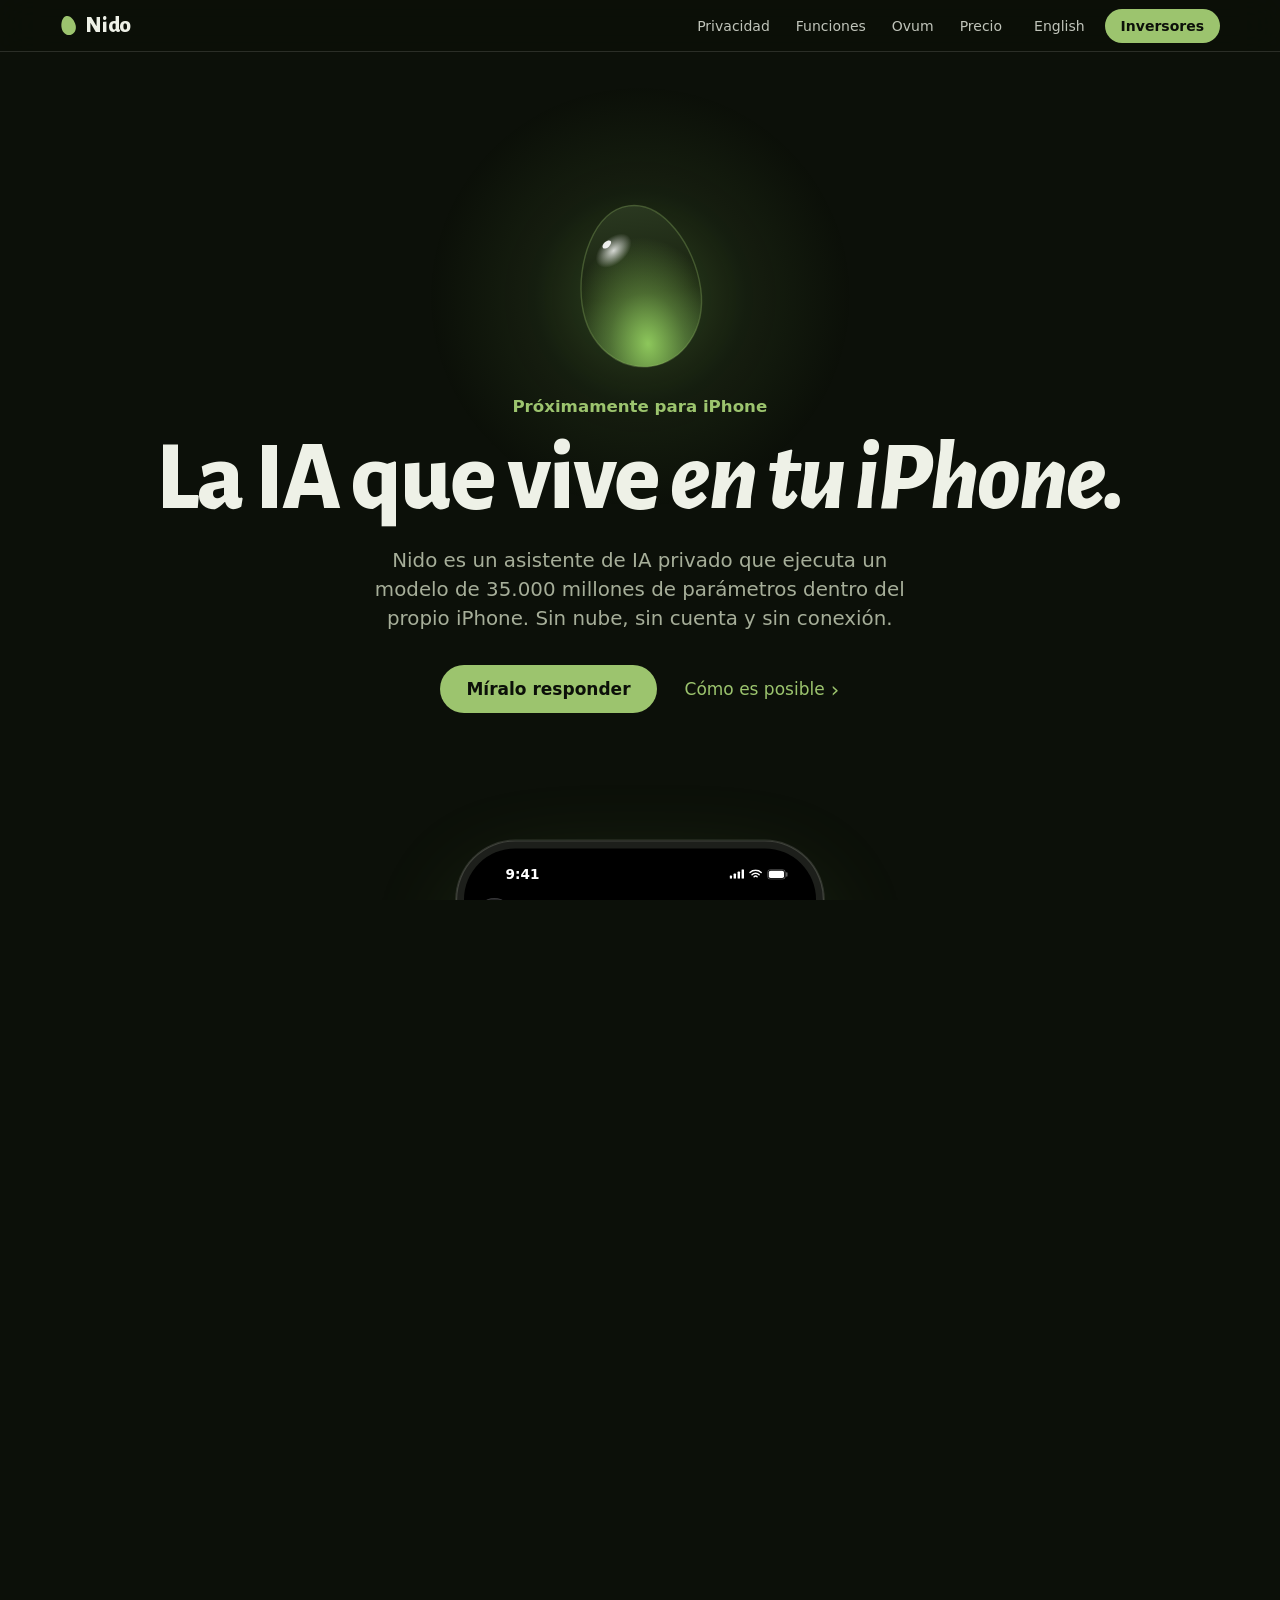
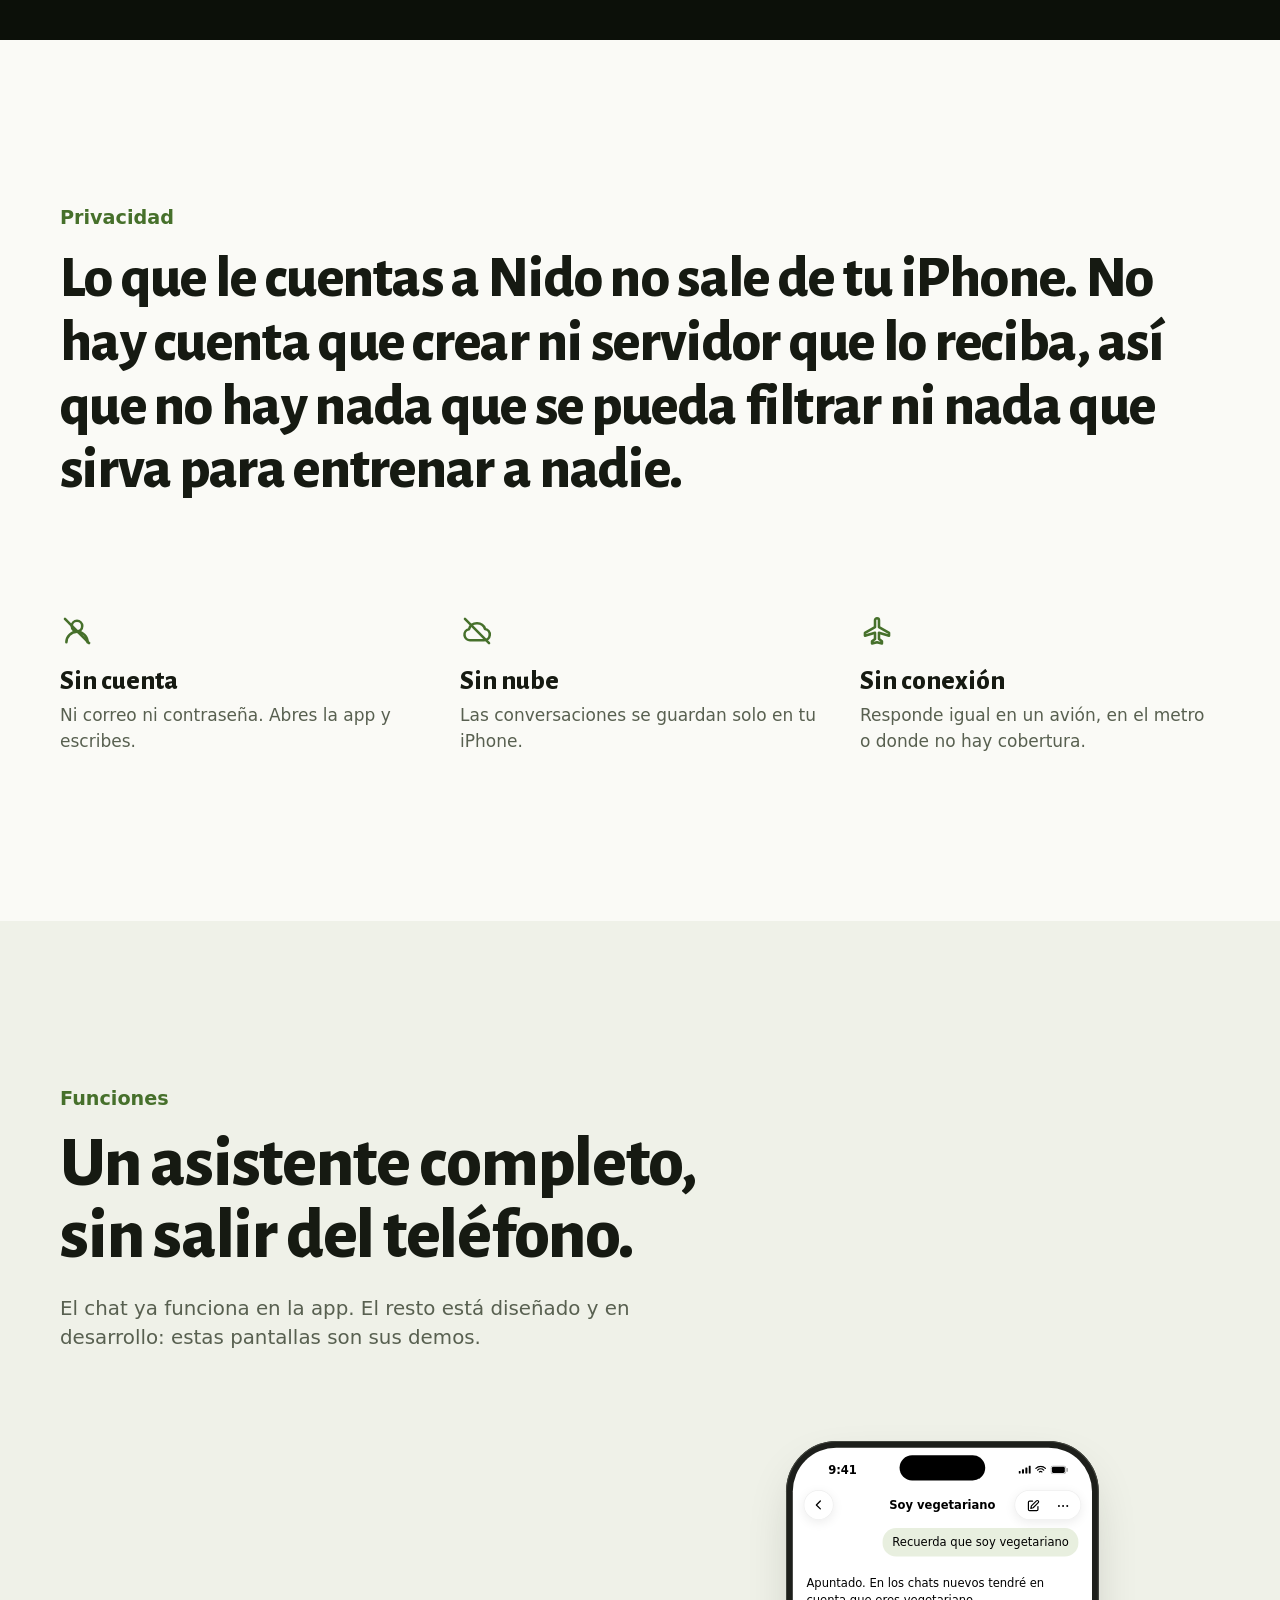
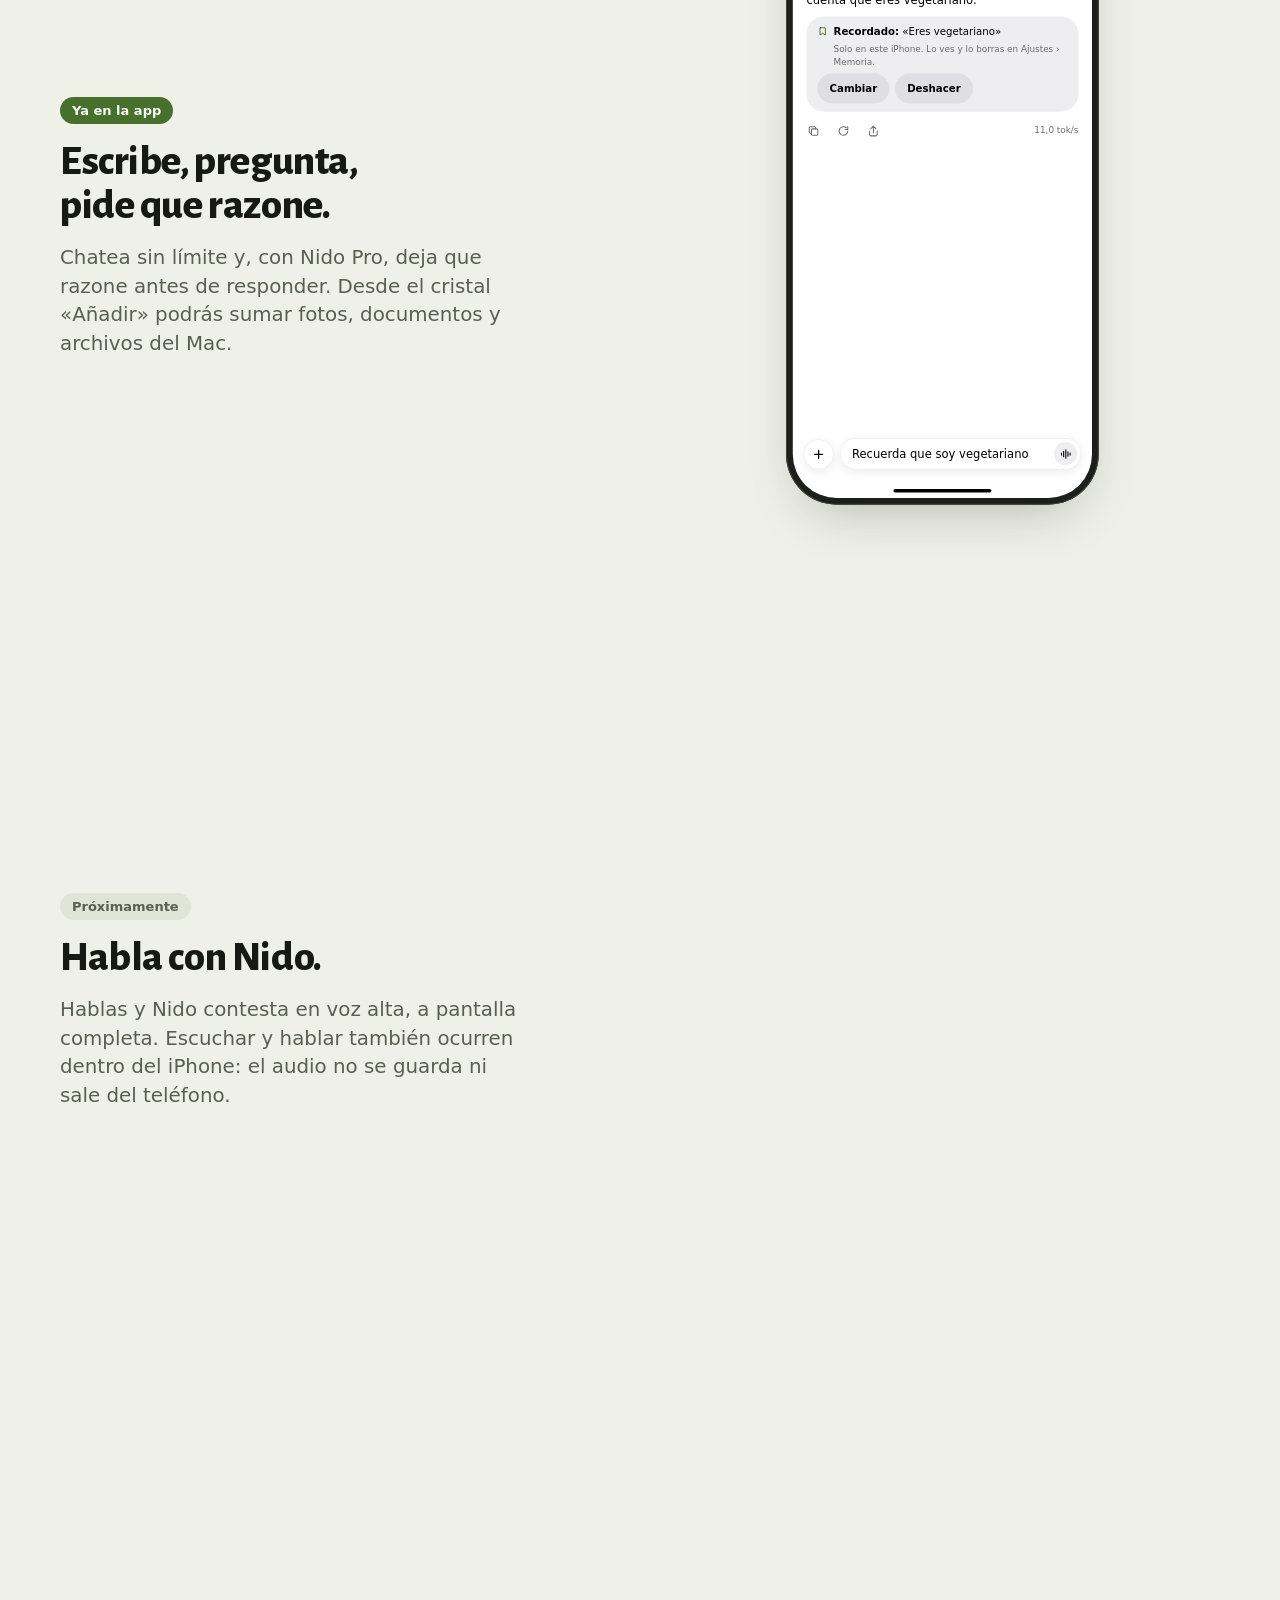
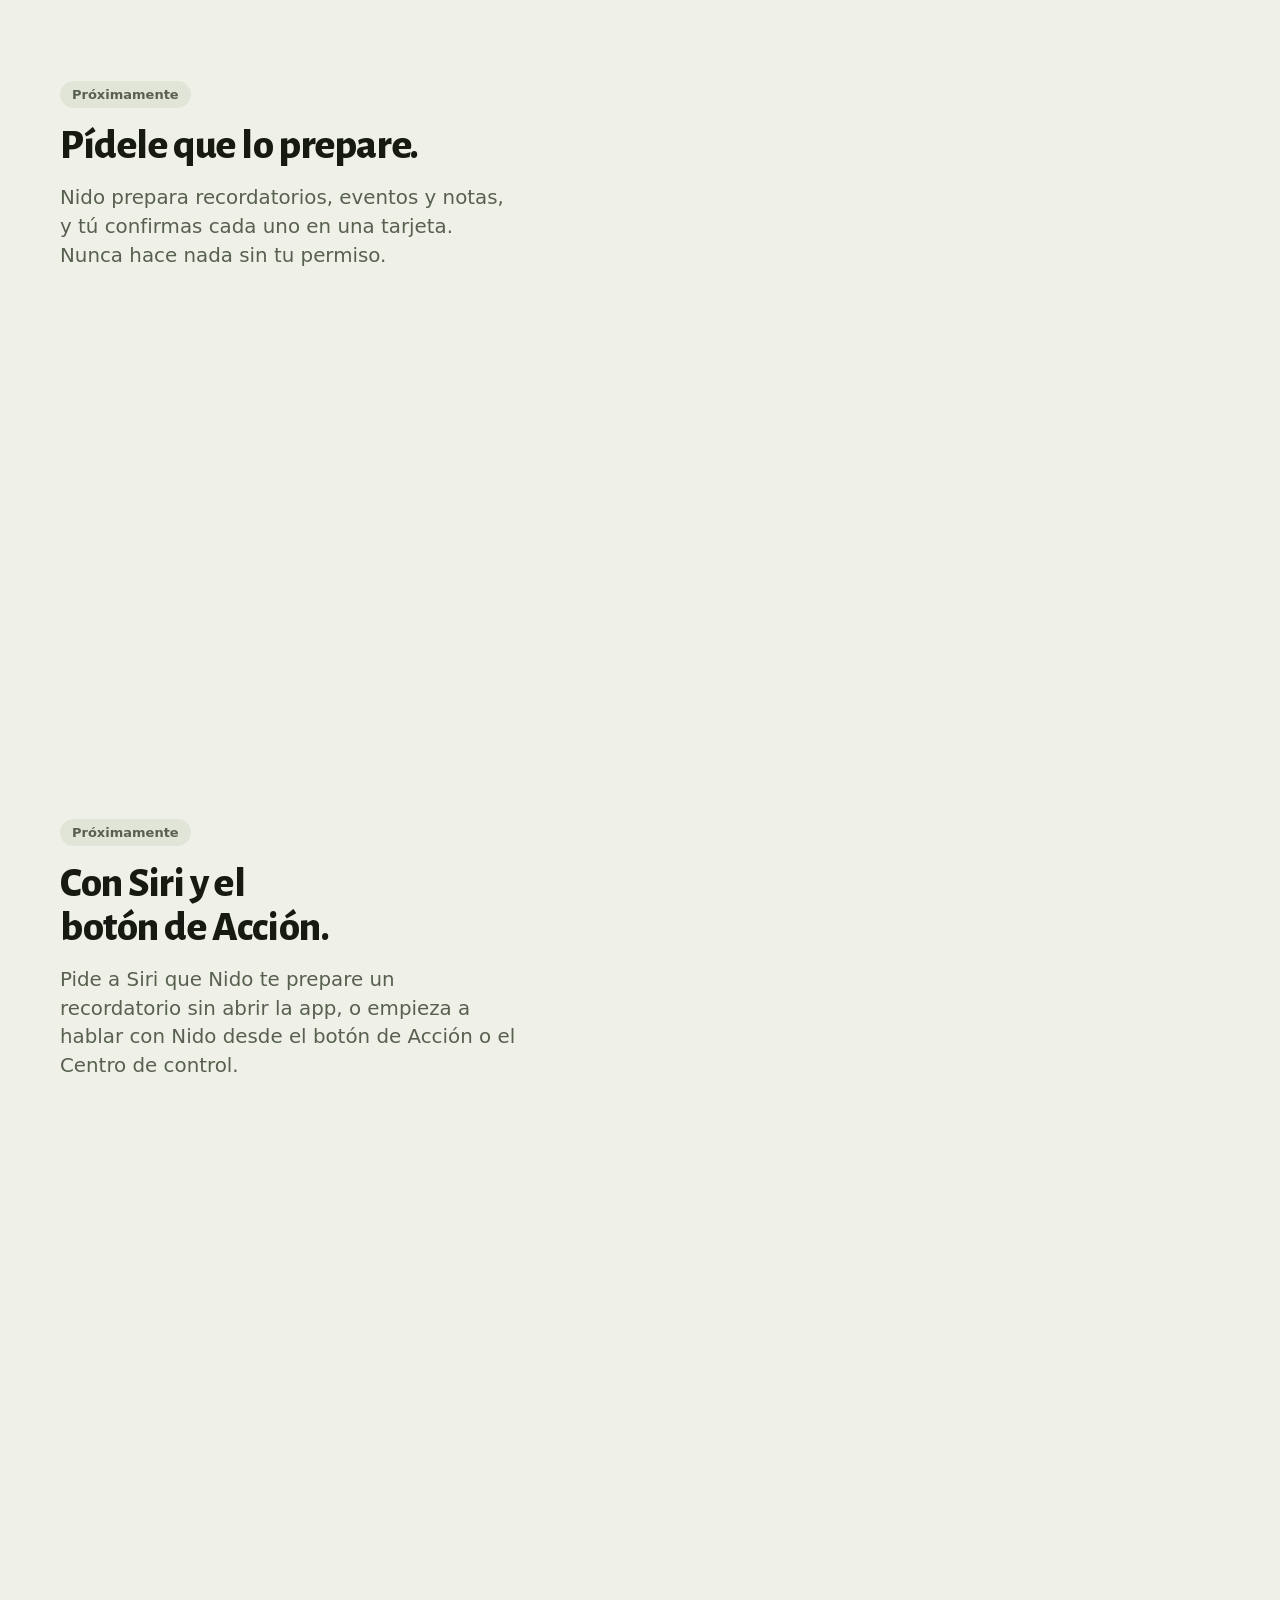
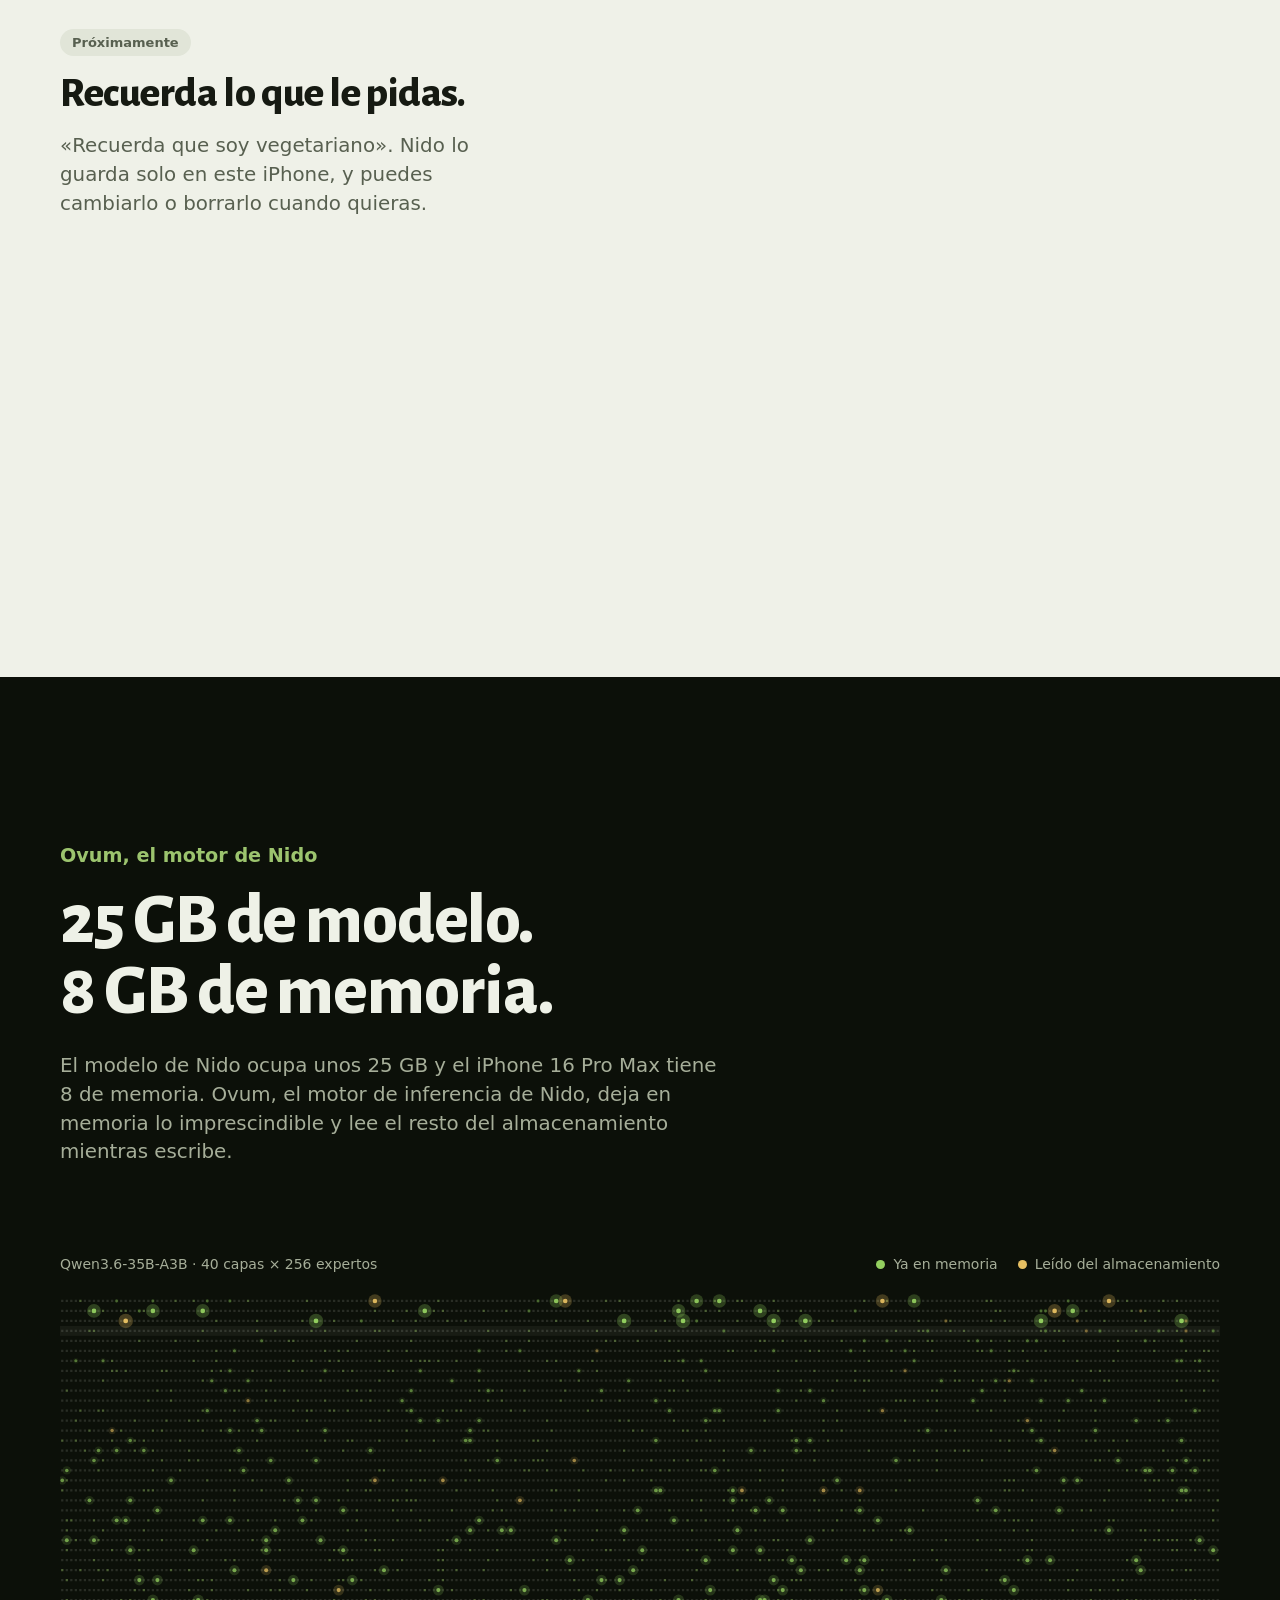
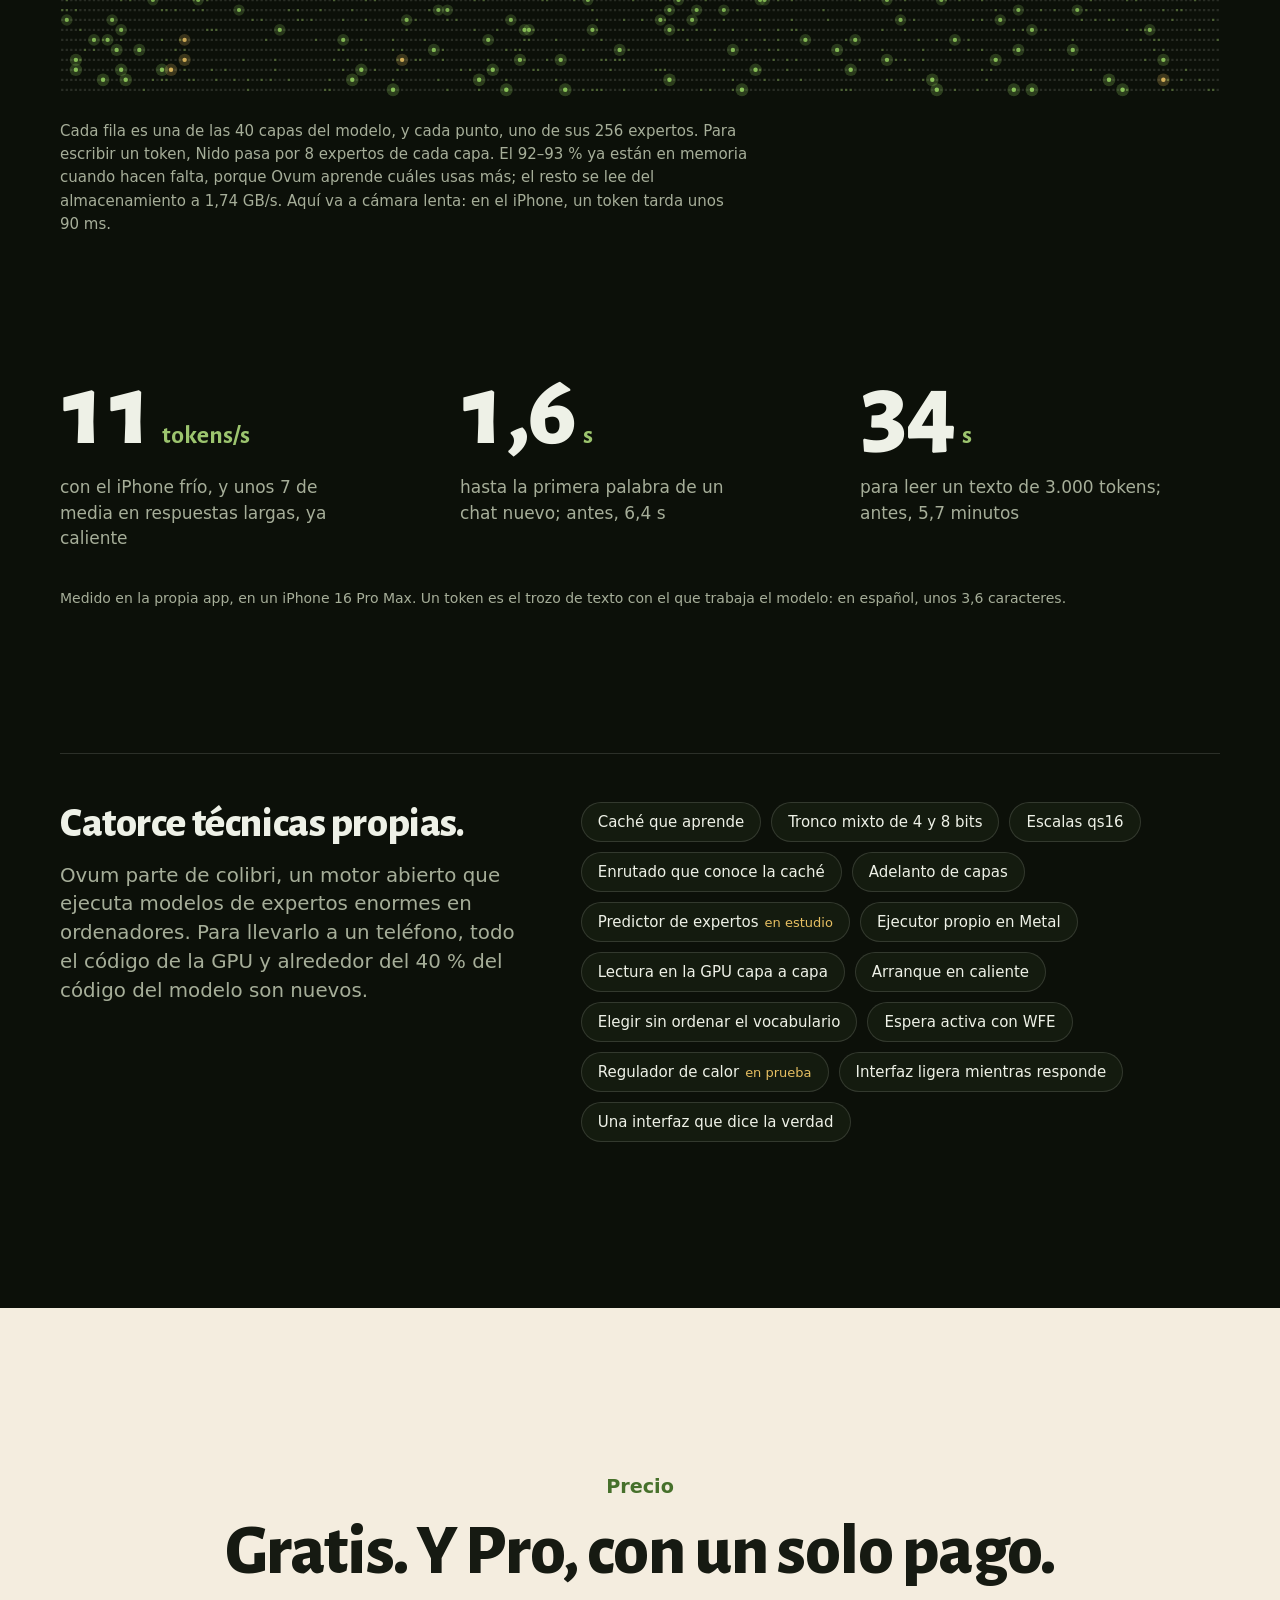
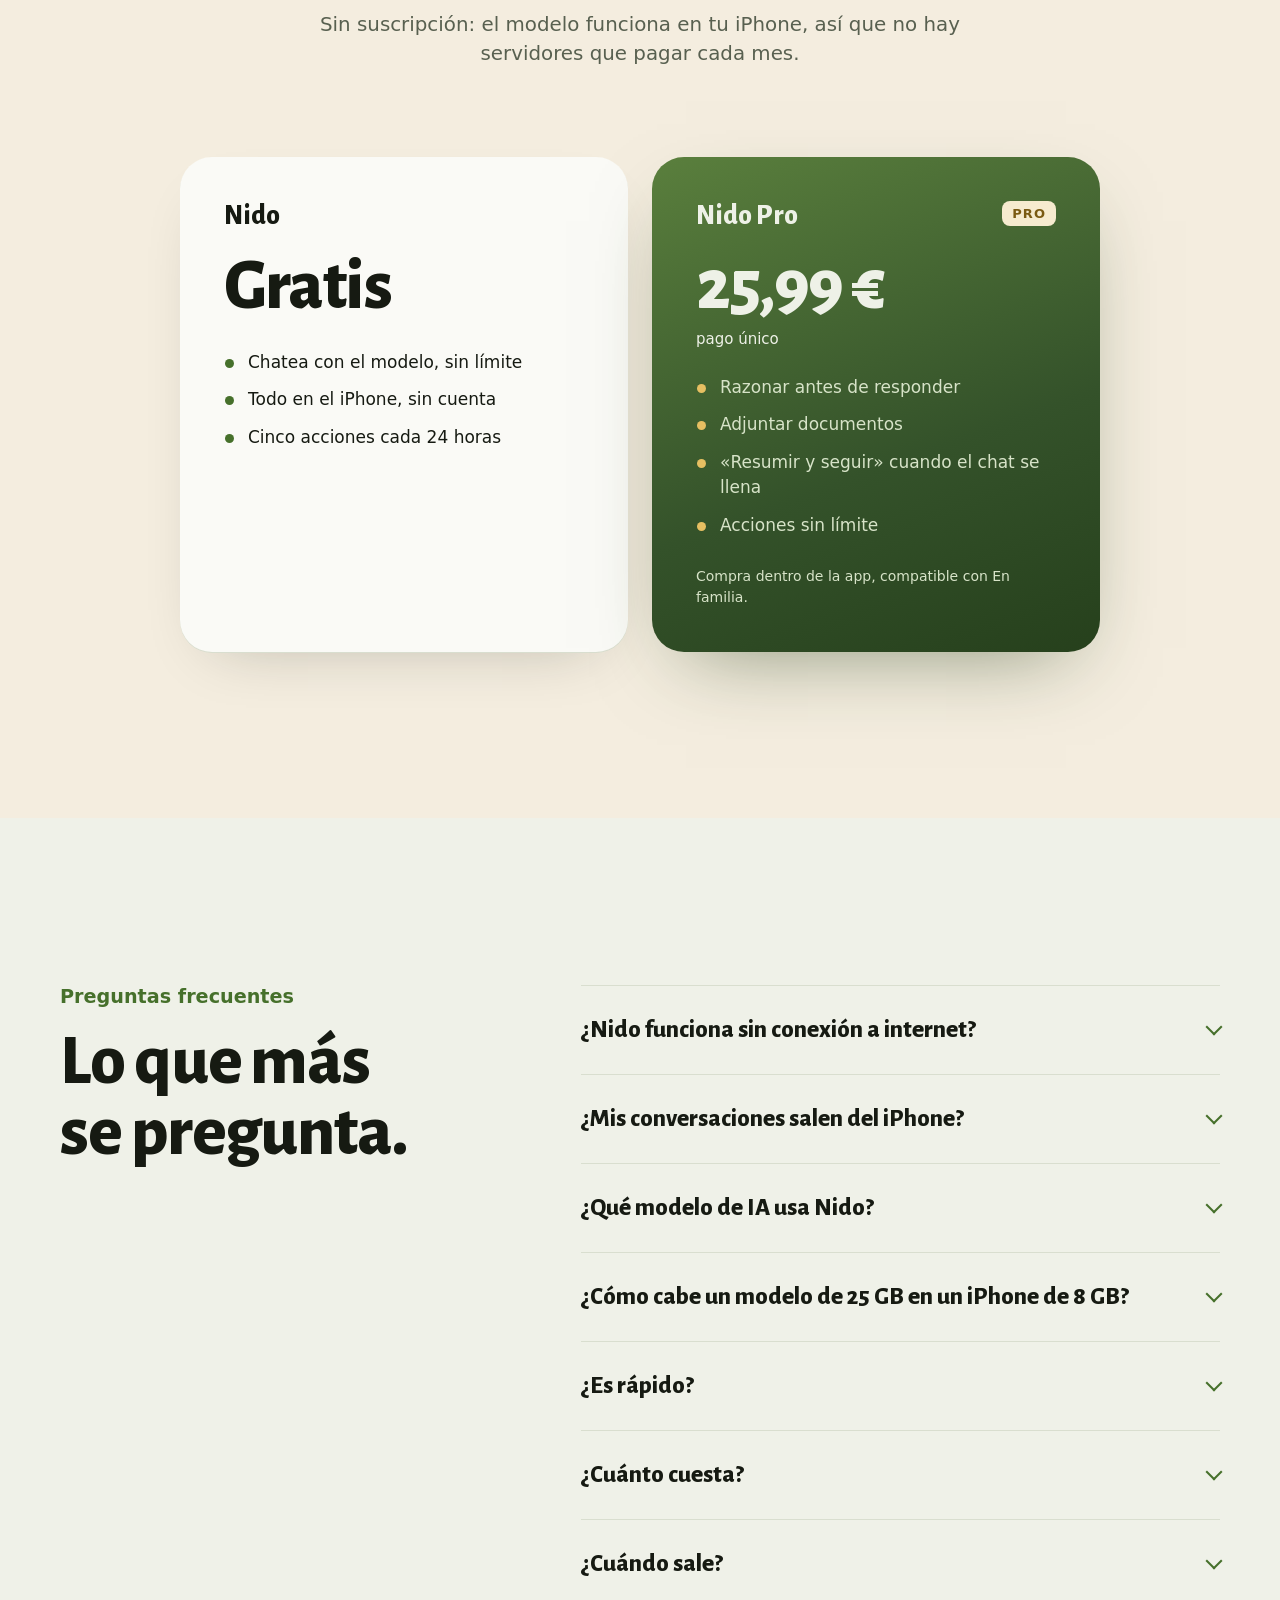
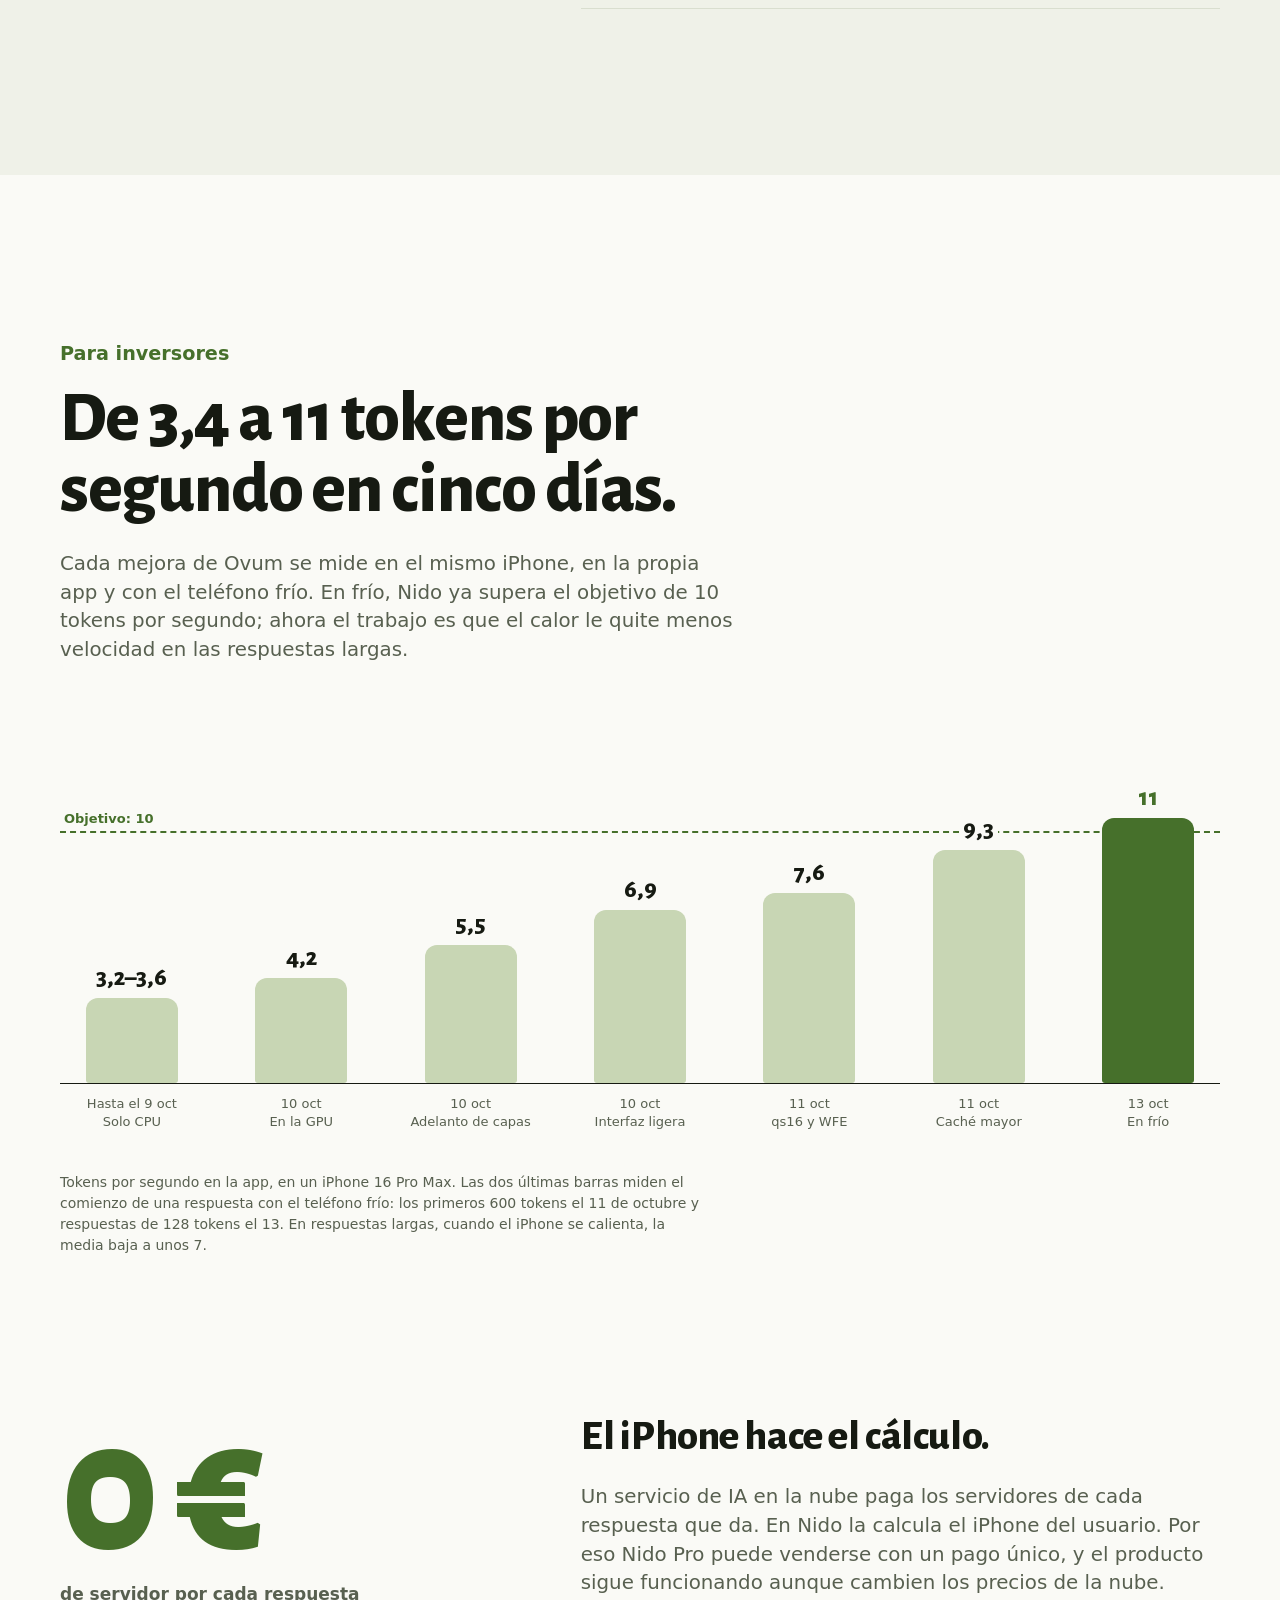
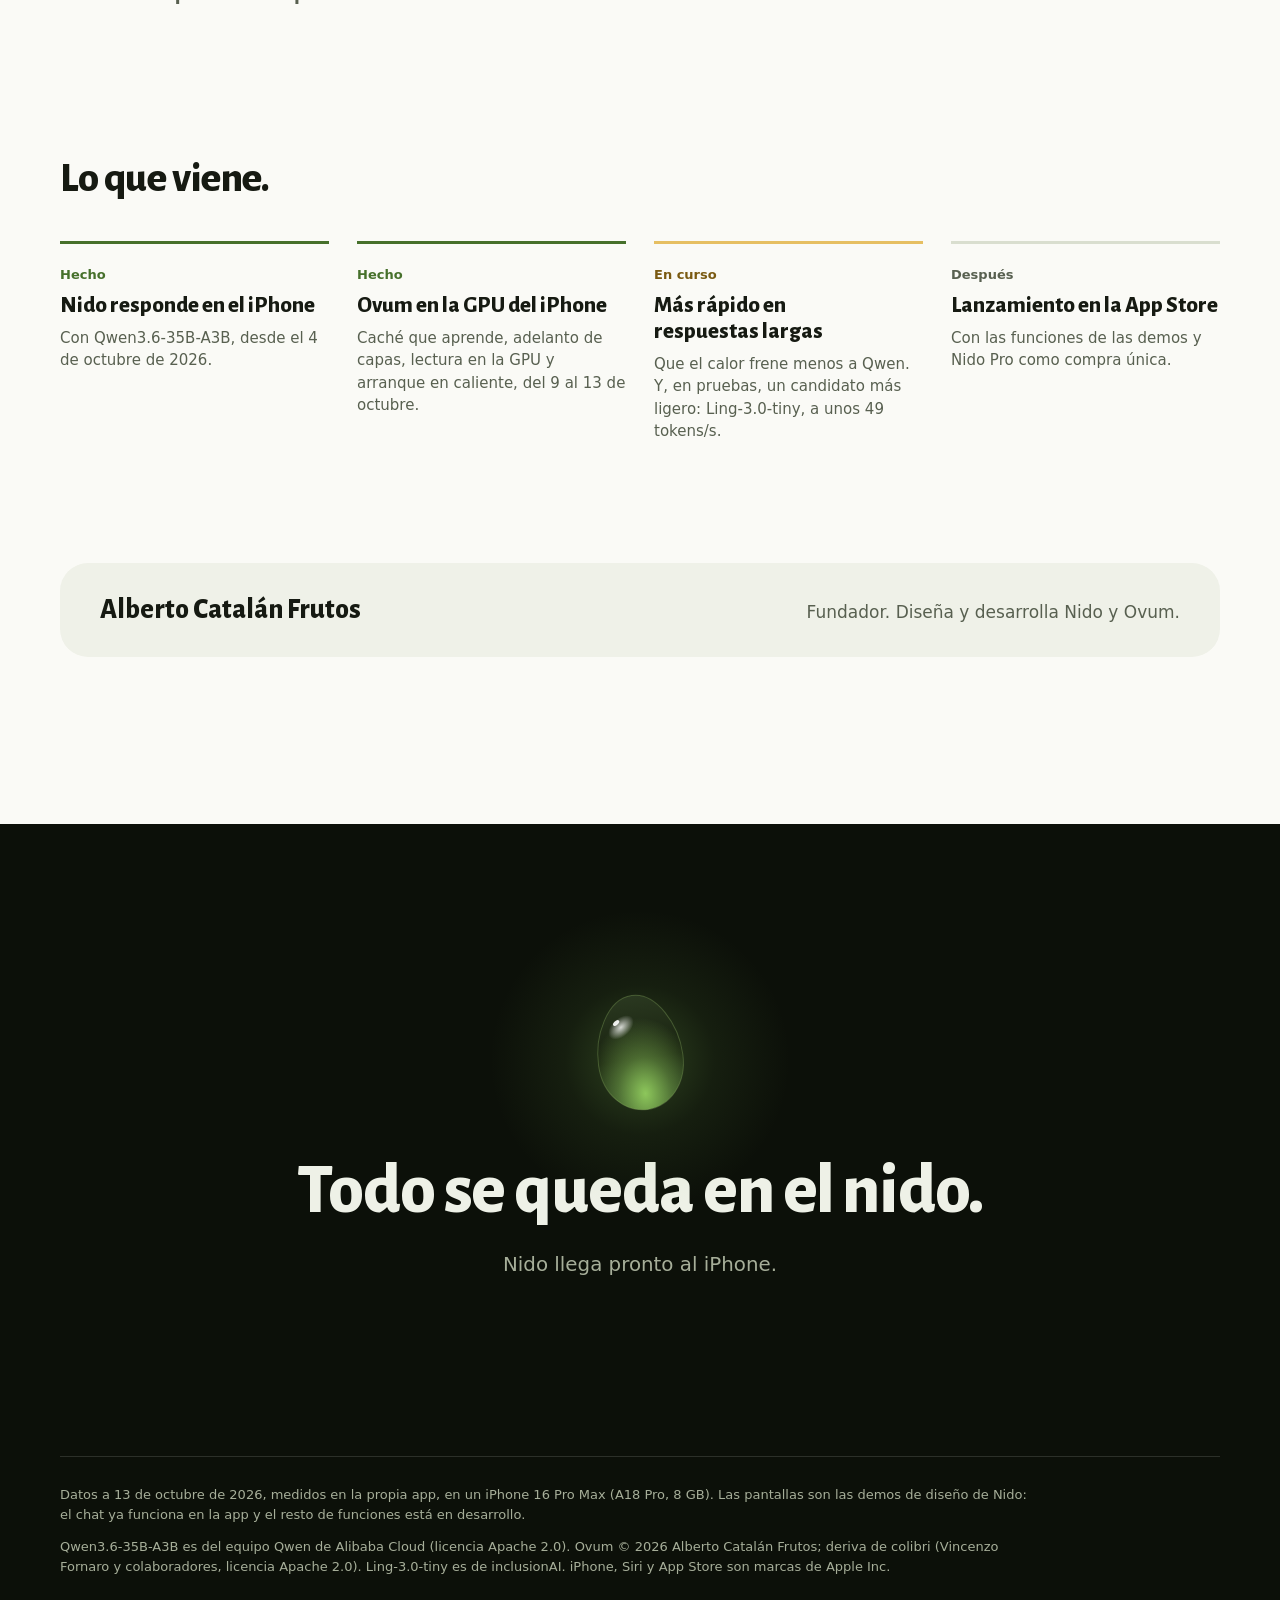
<file: index.html>
<!doctype html>
<html lang="es">
<head>
<meta charset="utf-8">
<meta name="viewport" content="width=device-width, initial-scale=1, viewport-fit=cover">
<title>Nido · Asistente de IA privado y sin conexión para iPhone</title>
<meta name="description" content="Nido ejecuta un modelo de IA de 35.000 millones de parámetros dentro del iPhone: sin nube, sin cuenta y sin conexión. Gratis, y Pro con un solo pago.">
<meta name="robots" content="index, follow, max-image-preview:large, max-snippet:-1, max-video-preview:-1">
<link rel="canonical" href="https://nidoai.eu/">
<link rel="alternate" hreflang="es" href="https://nidoai.eu/">
<link rel="alternate" hreflang="en" href="https://nidoai.eu/en/">
<link rel="alternate" hreflang="x-default" href="https://nidoai.eu/en/">
<meta name="author" content="Alberto Catalán Frutos">
<meta name="theme-color" content="#0C1009">
<link rel="icon" href="favicon.png" type="image/png" sizes="96x96">
<link rel="apple-touch-icon" href="apple-touch-icon.png">
<link rel="preload" href="fuentes/alegreya-sans-800.woff2" as="font" type="font/woff2" crossorigin>
<meta property="og:type" content="website">
<meta property="og:locale" content="es_ES">
<meta property="og:locale:alternate" content="en_US">
<meta property="og:site_name" content="Nido">
<meta property="og:title" content="Nido · La IA que vive en tu iPhone">
<meta property="og:description" content="Nido ejecuta un modelo de IA de 35.000 millones de parámetros dentro del iPhone: sin nube, sin cuenta y sin conexión. Gratis, y Pro con un solo pago.">
<meta property="og:url" content="https://nidoai.eu/">
<meta property="og:image" content="https://nidoai.eu/og.png">
<meta property="og:image:type" content="image/png">
<meta property="og:image:width" content="1200">
<meta property="og:image:height" content="630">
<meta property="og:image:alt" content="Nido: la IA que vive en tu iPhone.">
<meta name="twitter:card" content="summary_large_image">
<meta name="twitter:title" content="Nido · La IA que vive en tu iPhone">
<meta name="twitter:description" content="Nido ejecuta un modelo de IA de 35.000 millones de parámetros dentro del iPhone: sin nube, sin cuenta y sin conexión. Gratis, y Pro con un solo pago.">
<meta name="twitter:image" content="https://nidoai.eu/og.png">
<meta name="twitter:image:alt" content="Nido: la IA que vive en tu iPhone.">
<script type="application/ld+json">{"@context":"https://schema.org","@graph":[{"@type":"Organization","@id":"https://nidoai.eu/#org","name":"Nido","url":"https://nidoai.eu/","logo":"https://nidoai.eu/apple-touch-icon.png","founder":{"@id":"https://nidoai.eu/#founder"}},{"@type":"Person","@id":"https://nidoai.eu/#founder","name":"Alberto Catalán Frutos","jobTitle":"Fundador","worksFor":{"@id":"https://nidoai.eu/#org"}},{"@type":"WebSite","@id":"https://nidoai.eu/#web","url":"https://nidoai.eu/","name":"Nido","inLanguage":["es","en"],"publisher":{"@id":"https://nidoai.eu/#org"}},{"@type":"MobileApplication","@id":"https://nidoai.eu/#app","name":"Nido","url":"https://nidoai.eu/","description":"Nido ejecuta un modelo de IA de 35.000 millones de parámetros dentro del iPhone: sin nube, sin cuenta y sin conexión. Gratis, y Pro con un solo pago.","inLanguage":"es","image":"https://nidoai.eu/og.png","operatingSystem":"iOS","applicationCategory":"UtilitiesApplication","featureList":["Chat con un modelo de 35.000 millones de parámetros dentro del iPhone","Funciona sin conexión","Sin cuenta: las conversaciones se guardan solo en el iPhone","Razonar antes de responder (Nido Pro)","Conversación por voz","Recordatorios, eventos y notas que confirmas tú","Siri y el botón de Acción","Memoria que puedes cambiar y borrar"],"author":{"@id":"https://nidoai.eu/#founder"},"publisher":{"@id":"https://nidoai.eu/#org"},"offers":[{"@type":"Offer","name":"Nido","price":"0","priceCurrency":"EUR"},{"@type":"Offer","name":"Nido Pro","price":"25.99","priceCurrency":"EUR"}]},{"@type":"FAQPage","@id":"https://nidoai.eu/#page","url":"https://nidoai.eu/","name":"Nido · Asistente de IA privado y sin conexión para iPhone","description":"Nido ejecuta un modelo de IA de 35.000 millones de parámetros dentro del iPhone: sin nube, sin cuenta y sin conexión. Gratis, y Pro con un solo pago.","inLanguage":"es","isPartOf":{"@id":"https://nidoai.eu/#web"},"about":{"@id":"https://nidoai.eu/#app"},"primaryImageOfPage":{"@type":"ImageObject","url":"https://nidoai.eu/og.png","width":1200,"height":630},"mainEntity":[{"@type":"Question","name":"¿Nido funciona sin conexión a internet?","acceptedAnswer":{"@type":"Answer","text":"Sí. El modelo de IA va dentro del iPhone, así que Nido responde igual en modo avión, en el metro o donde no hay cobertura."}},{"@type":"Question","name":"¿Mis conversaciones salen del iPhone?","acceptedAnswer":{"@type":"Answer","text":"No. Se guardan solo en tu iPhone, y Nido no necesita cuenta ni servidor para responder. Nadie más las lee ni las usa para entrenar modelos."}},{"@type":"Question","name":"¿Qué modelo de IA usa Nido?","acceptedAnswer":{"@type":"Answer","text":"Qwen3.6-35B-A3B, un modelo de expertos de 35.000 millones de parámetros del equipo Qwen de Alibaba Cloud. Lo ejecuta Ovum, el motor de inferencia de Nido."}},{"@type":"Question","name":"¿Cómo cabe un modelo de 25 GB en un iPhone de 8 GB?","acceptedAnswer":{"@type":"Answer","text":"Ovum deja en memoria los expertos del modelo que más usas y lee el resto del almacenamiento mientras escribe. Cuando hacen falta, el 92–93 % ya están en memoria."}},{"@type":"Question","name":"¿Es rápido?","acceptedAnswer":{"@type":"Answer","text":"En un iPhone 16 Pro Max, la primera palabra de un chat nuevo llega en 1,6 segundos, y Nido escribe a unos 11 tokens por segundo con el teléfono frío (unos 7 de media en respuestas largas, cuando el iPhone se calienta)."}},{"@type":"Question","name":"¿Cuánto cuesta?","acceptedAnswer":{"@type":"Answer","text":"Nido es gratis, con chat sin límite. Nido Pro cuesta 25,99 € con un solo pago, sin suscripción, y es compatible con En familia."}},{"@type":"Question","name":"¿Cuándo sale?","acceptedAnswer":{"@type":"Answer","text":"Nido llegará pronto a la App Store. El chat ya funciona en la app; el resto de funciones está diseñado y en desarrollo."}}]}]}</script>
<style>:root{color-scheme:light}img{max-width:100%}</style>
<link rel="stylesheet" href="fuentes/fuentes.css">
<link rel="stylesheet" href="tokens.css">
<link rel="stylesheet" href="kit.css">
<style>:root{--night: #0C1009;--night-2: #141B0F;--night-glow: #1B2614;--on-night: #EEF1E7;--on-night-2: #A6AE99;--night-line: rgba(238, 241, 231, .14);--paper: #FAFAF6;--paper-2: #EFF1E8;--shell: #F4EDDF;--ink: #161A12;--ink-2: #586050;--ink-faint: #C5CABB;--line: #D9DECF;--chip: #E1E5D8;--moss: #46702B;--sprout: #9CC46E;--sprout-hi: #B1D488;--straw: #E6BF62;--straw-ink: #7A5A12;--straw-fill: #F6EBCF;--bar: #C8D6B4;--pro-0: #5A7F3D;--pro-1: #34522A;--pro-2: #26401C;--pro-text: #D7E3C8;--egg-0: #2A3820;--egg-1: #18220F;--egg-2: #20311A;--egg-glow: #93CF5F;--egg-rim: rgba(156, 196, 110, .3);--egg-shine: #FFFFFF;--halo: rgba(120, 175, 80, .32);--halo-2: rgba(120, 175, 80, .09);--phone-glow: rgba(147, 207, 95, .24);--phone-shadow: rgba(22, 26, 18, .3);--pro-shadow: rgba(38, 64, 28, .55);--field-off: rgba(238, 241, 231, .13);--field-mem: rgba(156, 196, 110, .45);--field-band: rgba(238, 241, 231, .05);--top-night: rgba(12, 16, 9, .72);--top-paper: rgba(250, 250, 246, .8);--font-display: "Alegreya Sans", "Avenir Next", "Segoe UI", system-ui, sans-serif;--font-text: -apple-system, BlinkMacSystemFont, "SF Pro Text", "Segoe UI", Roboto, system-ui, sans-serif;--t-hero: 800 clamp(46px, 7.6vw, 108px)/.96 var(--font-display);--t-h2: 800 clamp(38px, 5.6vw, 76px)/1 var(--font-display);--t-h3: 800 clamp(28px, 3.3vw, 44px)/1.04 var(--font-display);--t-lead: 400 clamp(18px, 1.55vw, 22px)/1.45 var(--font-text);--t-body: 400 17px/1.5 var(--font-text);--t-small: 400 14px/1.5 var(--font-text);--ease: cubic-bezier(.22, .8, .22, 1)}html{scroll-padding-top:56px}@media (prefers-reduced-motion: no-preference){html{scroll-behavior:smooth}}body{margin:0;background:var(--night);color:var(--ink);font:var(--t-body);-webkit-font-smoothing:antialiased}main{display:block;overflow-x:clip}a:focus-visible,button:focus-visible{outline:2px solid var(--moss);outline-offset:3px;border-radius:8px}[data-tone=night] a:focus-visible,[data-tone=night] button:focus-visible{outline-color:var(--sprout)}.nw-top{position:fixed;z-index:40;top:0;left:0;right:0;box-sizing:border-box;height:calc(52px + env(safe-area-inset-top,0px));padding:env(safe-area-inset-top,0px) max(16px,calc((100% - 1160px)/2)) 0;display:flex;align-items:center;gap:16px;background:var(--top-night);color:var(--on-night);-webkit-backdrop-filter:saturate(1.5) blur(20px);backdrop-filter:saturate(1.5) blur(20px);border-bottom:1px solid var(--night-line);transition:background-color .35s,color .35s,border-color .35s}.nw-top[data-tone=light]{background:var(--top-paper);color:var(--ink);border-color:var(--line)}.nw-brand{display:inline-flex;align-items:center;gap:8px;min-height:44px;color:inherit;text-decoration:none;font:800 23px/1 var(--font-display);letter-spacing:-.01em}.nw-logo{width:17px;height:21px;fill:var(--sprout);transition:fill .35s}.nw-top[data-tone=light] .nw-logo{fill:var(--moss)}.nw-links{display:flex;gap:2px;margin-left:auto}.nw-links a{padding:10px 12px;border-radius:999px;color:inherit;opacity:.8;text-decoration:none;font:500 14px/1 var(--font-text);transition:opacity .2s}.nw-links a:hover{opacity:1}.nw-pill{display:inline-flex;align-items:center;min-height:34px;padding:0 16px;border-radius:999px;background:var(--sprout);color:var(--night);text-decoration:none;font:600 14px/1 var(--font-text);transition:background-color .35s,color .35s}.nw-top[data-tone=light] .nw-pill{background:var(--moss);color:var(--paper)}.nw-lang{display:inline-flex;align-items:center;min-height:44px;padding:0 4px;color:inherit;opacity:.8;text-decoration:none;font:500 14px/1 var(--font-text);transition:opacity .2s}.nw-lang:hover{opacity:1}@media (max-width: 720px){.nw-links{display:none}.nw-lang{margin-left:auto}}.nw-sec{position:relative;padding-block:clamp(96px,13vw,168px);padding-inline:clamp(16px,4vw,48px);scroll-margin-top:52px}section[data-tone=night]{background:var(--night);color:var(--on-night);color-scheme:dark}section[data-tone=paper]{background:var(--paper);color:var(--ink)}section[data-tone=paper-2]{background:var(--paper-2);color:var(--ink)}section[data-tone=shell]{background:var(--shell);color:var(--ink)}.nw-wrap{max-width:1160px;margin-inline:auto}.nw-head{margin-bottom:clamp(48px,7vw,88px)}.nw-center{text-align:center}.nw-center .nw-lead{margin-inline:auto}.nw-eyebrow{margin:0 0 16px;font:600 clamp(17px,1.5vw,21px)/1.3 var(--font-text);color:var(--moss)}section[data-tone=night] .nw-eyebrow{color:var(--sprout)}.nw-h2{margin:0;font:var(--t-h2);letter-spacing:-.015em;text-wrap:balance}.nw-h3{margin:0;font:var(--t-h3);letter-spacing:-.01em;text-wrap:balance}.nw-lead{margin:24px 0 0;max-width:34em;font:var(--t-lead);color:var(--ink-2);text-wrap:pretty}section[data-tone=night] .nw-lead{color:var(--on-night-2)}.nw-phone{display:flex;justify-content:center}.nw-phone .phone-slot{flex:none}.nw-phone .device{box-shadow:inset 0 0 0 1.5px var(--device-edge),0 30px 80px -30px var(--phone-shadow)}section[data-tone=night] .nw-phone .device{box-shadow:inset 0 0 0 1.5px var(--device-edge),0 0 0 1px var(--night-line),0 40px 140px -30px var(--phone-glow)}.nw-still,.nw-still *,.nw-still *:before,.nw-still *:after{animation:none!important;transition:none!important}.nw-bigegg,.nw-endegg{position:relative}.nw-bigegg svg,.nw-endegg svg{position:relative;display:block;width:100%;height:auto;overflow:visible}.nw-halo{position:absolute;left:50%;top:56%;width:300%;aspect-ratio:1;transform:translate(-50%,-50%);border-radius:50%;background:radial-gradient(closest-side,var(--halo),var(--halo-2) 50%,transparent);pointer-events:none}.nw-hero{position:relative;background:radial-gradient(90% 60% at 50% 30%,var(--night-glow),var(--night) 70%);color:var(--on-night)}.nw-stage{position:relative}.nw-copy{position:relative;z-index:2;box-sizing:border-box;display:flex;flex-direction:column;align-items:center;text-align:center;padding:128px clamp(16px,4vw,48px) 72px}.nw-egg-slot{width:clamp(104px,11vw,150px);margin-bottom:22px}.nw-bigegg{transform-origin:0 0}.nw-copy-txt{display:flex;flex-direction:column;align-items:center}.nw-kicker{margin:0 0 14px;font:600 clamp(15px,1.3vw,18px)/1.3 var(--font-text);color:var(--sprout)}.nw-hero h1{max-width:11em;margin:0;font:var(--t-hero);letter-spacing:-.02em;text-wrap:balance}.nw-hero h1 em{font-style:italic}.nw-sub{max-width:31em;margin:22px 0 0;font:var(--t-lead);color:var(--on-night-2);text-wrap:balance}.nw-ctas{display:flex;flex-wrap:wrap;justify-content:center;align-items:center;gap:12px 28px;margin-top:32px}.nw-btn{display:inline-flex;align-items:center;min-height:48px;padding:0 26px;border-radius:999px;background:var(--sprout);color:var(--night);text-decoration:none;font:600 17px/1 var(--font-text);transition:background-color .2s,transform .2s var(--ease)}.nw-btn:hover{background:var(--sprout-hi);transform:translateY(-1px)}.nw-more{display:inline-flex;align-items:center;min-height:44px;color:var(--sprout);text-decoration:none;font:500 17px/1 var(--font-text)}.nw-more:after{content:"\203a";margin-left:6px;font-size:1.25em;transition:transform .2s var(--ease)}.nw-more:hover:after{transform:translate(3px)}.nw-show{position:relative;z-index:1;box-sizing:border-box;display:grid;grid-template-columns:minmax(0,1fr) minmax(0,400px);gap:32px 64px;align-items:center;max-width:1080px;margin:0 auto;padding:0 clamp(16px,4vw,48px) 128px}.nw-anchor{display:block;grid-column:1 / -1;height:0}.nw-beat-stack{display:flex;flex-direction:column;gap:40px}.nw-beat h2{margin:0;font:var(--t-h3);letter-spacing:-.01em;text-wrap:balance}.nw-beat p{max-width:26em;margin:12px 0 0;font:var(--t-lead);color:var(--on-night-2);text-wrap:pretty}.nw-cap{display:flex;flex-wrap:wrap;align-items:center;gap:8px 14px;margin:36px 0 0;font:var(--t-small);color:var(--on-night-2)}.nw-again{min-height:44px;padding:0 18px;border:1px solid var(--night-line);border-radius:999px;background:transparent;color:var(--sprout);font:600 14px/1 var(--font-text);cursor:pointer}.nw-again:hover{border-color:var(--sprout)}.nw-live-wrap{display:flex;justify-content:center;min-width:0}@media (max-width: 860px){.nw-show{grid-template-columns:minmax(0,1fr)}.nw-live-wrap{order:-1}.nw-anchor{order:-2}}.nw-hero[data-mode=scroll]{height:360vh;height:360svh}.nw-hero[data-mode=scroll] .nw-stage{position:sticky;top:0;height:100vh;height:100svh;overflow:hidden}.nw-hero[data-mode=scroll] .nw-copy{position:absolute;inset:0;justify-content:center;padding-top:52px;padding-bottom:40px;pointer-events:none}.nw-hero[data-mode=scroll] .nw-copy-txt{pointer-events:auto;will-change:opacity,transform}.nw-hero[data-mode=scroll] .nw-bigegg{will-change:transform,opacity}.nw-hero[data-mode=scroll] .nw-show{position:absolute;inset:0;display:block;max-width:none;padding:0}.nw-hero[data-mode=scroll] .nw-live-wrap{display:block}.nw-hero[data-mode=scroll] #nw-live{position:absolute;transform:translate3d(0,120vh,0);will-change:transform}.nw-hero[data-mode=scroll] #nw-live .legg{opacity:var(--legg-o, 0)}.nw-hero[data-mode=scroll] .nw-beats{position:absolute;box-sizing:border-box;display:flex;flex-direction:column;justify-content:center}.nw-hero[data-mode=scroll] .nw-beat-stack{display:grid}.nw-hero[data-mode=scroll] .nw-beat{grid-area:1 / 1;opacity:0;will-change:opacity,transform}.nw-hero[data-mode=scroll] .nw-cap{opacity:var(--cap, 0)}.nw-hero[data-mode=scroll] .nw-beats[data-wide="0"]{justify-content:flex-start;text-align:center}.nw-hero[data-mode=scroll] .nw-beats[data-wide="0"] .nw-beat h2{font-size:clamp(26px,7.4vw,34px)}.nw-hero[data-mode=scroll] .nw-beats[data-wide="0"] .nw-beat p{margin:8px auto 0;font-size:17px}.nw-hero[data-mode=scroll] .nw-beats[data-wide="0"] .nw-cap{justify-content:center;margin-top:14px}@media (max-height: 700px){.nw-hero[data-mode=scroll] .nw-beats[data-wide="0"] .nw-cap{display:none}}.nw-say{max-width:21em;margin:0;font:800 clamp(32px,4.6vw,64px)/1.08 var(--font-display);letter-spacing:-.012em;text-wrap:pretty}.nw-say.nw-lit .nw-wd{color:var(--ink-faint);transition:color .3s}.nw-say.nw-lit .nw-wd.on{color:var(--ink)}.nw-pillars{display:grid;grid-template-columns:repeat(3,minmax(0,1fr));gap:40px;margin:clamp(64px,9vw,112px) 0 0;padding:0;list-style:none}.nw-pillars svg{display:block;width:34px;height:34px;color:var(--moss)}.nw-pillars h3{margin:18px 0 0;font:800 27px/1.1 var(--font-display)}.nw-pillars p{max-width:22em;margin:8px 0 0;color:var(--ink-2)}@media (max-width: 760px){.nw-pillars{grid-template-columns:minmax(0,1fr);gap:36px}}.nw-feat-grid{display:grid;grid-template-columns:minmax(0,1fr) minmax(0,1fr);gap:48px}.nw-feat{display:flex;align-items:center;min-height:86vh;min-height:86svh}.nw-feat-txt{max-width:27em}.nw-chip{display:inline-flex;margin:0;padding:7px 12px;border-radius:999px;background:var(--chip);color:var(--ink-2);font:600 13px/1 var(--font-text)}.nw-chip.is-live{background:var(--moss);color:var(--paper)}.nw-feat h3{margin:16px 0 0;font:var(--t-h3);letter-spacing:-.01em;text-wrap:balance}.nw-feat-txt>p:last-child{margin:16px 0 0;font:var(--t-lead);color:var(--ink-2);text-wrap:pretty}.nw-feat-fig{display:none;min-width:0}.nw-feat-side{position:relative;min-width:0}.nw-stack{position:sticky;top:calc(50vh - 488px * var(--s, .6) + 26px);width:calc(460px * var(--s, .6));height:calc(976px * var(--s, .6));margin-inline:auto}.nw-stack .nw-phone{position:absolute;inset:0;opacity:0;transform:scale(.96);transition:opacity .6s var(--ease),transform .8s var(--ease)}.nw-stack .nw-phone.on{opacity:1;transform:none}@media (max-width: 900px){.nw-feat-grid{grid-template-columns:minmax(0,1fr)}.nw-feat-side{display:none}.nw-feat{flex-direction:column;align-items:stretch;gap:32px;min-height:0;padding-block:36px}.nw-feat-fig{display:block}}.nw-field{margin:0}.nw-field-top{display:flex;flex-wrap:wrap;justify-content:space-between;gap:8px 24px;margin-bottom:18px;font:500 14px/1.4 var(--font-text);color:var(--on-night-2)}.nw-legend{display:inline-flex;flex-wrap:wrap;gap:6px 20px}.nw-legend i{display:inline-block;width:9px;height:9px;margin-right:8px;border-radius:50%}.nw-k-mem{background:var(--egg-glow)}.nw-k-read{background:var(--straw)}#nw-field{display:block;width:100%;height:380px}.nw-field figcaption{max-width:46em;margin-top:22px;font:400 15px/1.55 var(--font-text);color:var(--on-night-2)}.nw-stats{display:grid;grid-template-columns:repeat(3,minmax(0,1fr));gap:40px;margin-top:clamp(80px,10vw,128px)}.nw-big{margin:0;font:800 clamp(64px,8vw,112px)/.95 var(--font-display);letter-spacing:-.02em;font-variant-numeric:tabular-nums;white-space:nowrap}.nw-big small{margin-left:8px;font:700 clamp(20px,2vw,28px)/1 var(--font-display);letter-spacing:0;color:var(--sprout)}.nw-stat>p:last-child{max-width:18em;margin:14px 0 0;color:var(--on-night-2)}.nw-note{margin:36px 0 0;font:var(--t-small);color:var(--on-night-2)}.nw-tech{display:grid;grid-template-columns:minmax(0,5fr) minmax(0,7fr);gap:32px 64px;margin-top:clamp(96px,12vw,144px);padding-top:48px;border-top:1px solid var(--night-line)}.nw-tech-txt p{margin:16px 0 0;font:var(--t-lead);color:var(--on-night-2)}.nw-chips{display:flex;flex-wrap:wrap;align-content:start;gap:10px;margin:0;padding:0;list-style:none}.nw-chips li{padding:10px 16px;border:1px solid var(--night-line);border-radius:999px;background:var(--night-2);color:var(--on-night);font:500 15px/1.2 var(--font-text)}.nw-chips small{margin-left:6px;color:var(--straw);font-size:13px}@media (max-width: 860px){.nw-stats,.nw-tech{grid-template-columns:minmax(0,1fr)}}.nw-plans{display:grid;grid-template-columns:repeat(2,minmax(0,1fr));gap:24px;max-width:920px;margin-inline:auto}.nw-plan{position:relative;box-sizing:border-box;display:flex;flex-direction:column;padding:clamp(28px,4vw,44px);border-radius:32px;background:var(--paper);box-shadow:0 1px 0 var(--line),0 24px 60px -36px var(--phone-shadow)}.nw-plan h3{margin:0;font:800 28px/1.1 var(--font-display)}.nw-price{margin:18px 0 0;font:800 clamp(48px,6vw,72px)/1 var(--font-display);letter-spacing:-.02em}.nw-price small{display:block;margin-top:10px;font:500 15px/1 var(--font-text);letter-spacing:0}.nw-plan ul{display:grid;gap:12px;margin:28px 0 0;padding:0;list-style:none}.nw-plan li{position:relative;padding-left:24px}.nw-plan li:before{content:"";position:absolute;left:1px;top:.55em;width:9px;height:9px;border-radius:50%;background:var(--moss)}.nw-plan.is-pro{background:linear-gradient(160deg,var(--pro-0),var(--pro-1) 60%,var(--pro-2));color:var(--pro-text);box-shadow:0 30px 80px -34px var(--pro-shadow)}.nw-plan.is-pro h3,.nw-plan.is-pro .nw-price{color:var(--on-night)}.nw-plan.is-pro li:before{background:var(--straw)}.nw-tag{position:absolute;top:clamp(28px,4vw,44px);right:clamp(28px,4vw,44px);margin:0;padding:6px 10px;border-radius:8px;background:var(--straw-fill);color:var(--straw-ink);font:800 13px/1 var(--font-text);letter-spacing:.08em}.nw-plan-note{margin:auto 0 0;padding-top:28px;font:var(--t-small)}@media (max-width: 720px){.nw-plans{grid-template-columns:minmax(0,1fr)}}.nw-faq{display:grid;grid-template-columns:minmax(0,5fr) minmax(0,7fr);gap:32px 64px;align-items:start}.nw-faq .nw-head{position:sticky;top:96px;margin-bottom:0}.nw-qs{border-bottom:1px solid var(--line)}.nw-q{border-top:1px solid var(--line)}.nw-q summary{display:flex;align-items:center;justify-content:space-between;gap:24px;min-height:44px;padding:22px 0;cursor:pointer;list-style:none}.nw-q summary::-webkit-details-marker{display:none}.nw-q summary:after{content:"";flex:none;width:10px;height:10px;border-right:2px solid var(--moss);border-bottom:2px solid var(--moss);transform:translateY(-3px) rotate(45deg);transition:transform .3s var(--ease)}.nw-q[open] summary:after{transform:translateY(3px) rotate(-135deg)}.nw-q summary:focus-visible{outline:2px solid var(--moss);outline-offset:3px;border-radius:8px}.nw-q h3{margin:0;font:800 clamp(21px,2vw,25px)/1.2 var(--font-display);text-wrap:balance}.nw-q p{max-width:36em;margin:-6px 0 0;padding-bottom:24px;color:var(--ink-2);text-wrap:pretty}@media (max-width: 860px){.nw-faq{grid-template-columns:minmax(0,1fr)}.nw-faq .nw-head{position:static}}.nw-chart{margin:0}.nw-plot{--grow-from: scaleY(.04);position:relative;display:flex;gap:clamp(10px,2vw,28px);height:300px;padding-top:30px;border-bottom:1px solid var(--ink);view-timeline:--plot block}.nw-bar{position:relative;flex:1;min-width:0;display:flex;flex-direction:column;justify-content:flex-end;align-items:center}.nw-bar b{position:relative;z-index:1;margin-bottom:6px;padding:2px 4px;border-radius:4px;background:var(--paper);font:800 clamp(18px,2vw,25px)/1 var(--font-display);white-space:nowrap}.nw-bar i{display:block;width:100%;max-width:92px;height:calc(var(--v) / 12 * 100%);border-radius:12px 12px 3px 3px;background:var(--bar);transform-origin:bottom}.nw-bar.is-now b{color:var(--moss)}.nw-bar.is-now i{background:var(--moss)}.nw-bar span{position:absolute;top:calc(100% + 12px);left:-4px;right:-4px;text-align:center;font:400 13px/1.35 var(--font-text);color:var(--ink-2)}.nw-target{position:absolute;left:0;right:0;bottom:calc((100% - 30px) * 10 / 12);border-top:2px dashed var(--moss);pointer-events:none}.nw-target span{position:absolute;left:0;bottom:6px;padding:2px 4px;background:var(--paper);color:var(--moss);font:600 13px/1 var(--font-text);white-space:nowrap}.nw-chart figcaption{max-width:46em;margin-top:88px;font:var(--t-small);color:var(--ink-2)}@media (max-width: 640px){.nw-plot{--grow-from: scaleX(.04);flex-direction:column;gap:14px;height:auto;margin:36px 0 0 118px;padding:0;border-bottom:0;border-left:1px solid var(--ink)}.nw-bar{flex:none;flex-direction:row;justify-content:flex-start;height:34px}.nw-bar i{width:calc(var(--v) / 12 * 100%);max-width:none;height:100%;border-radius:3px 10px 10px 3px;transform-origin:left}.nw-bar b{order:1;margin:0 0 0 6px}.nw-bar span{top:50%;left:auto;right:calc(100% + 10px);width:108px;transform:translateY(-50%);text-align:right;font-size:12px}.nw-target{top:-26px;bottom:-8px;left:calc(100% * 10 / 12);right:auto;border-top:0;border-left:2px dashed var(--moss)}.nw-target span{inset:0 6px auto auto}.nw-chart figcaption{margin-top:28px}}.nw-econ{display:grid;grid-template-columns:minmax(0,5fr) minmax(0,7fr);gap:32px 64px;align-items:center;margin-top:clamp(104px,12vw,152px)}.nw-zero{margin:0;font:600 17px/1.3 var(--font-text);color:var(--ink-2)}.nw-zero span{display:block;margin-bottom:10px;font:800 clamp(104px,15vw,210px)/.86 var(--font-display);letter-spacing:-.03em;color:var(--moss)}.nw-road{margin-top:clamp(104px,12vw,152px)}.nw-road ol{display:grid;grid-template-columns:repeat(4,minmax(0,1fr));gap:28px;margin:40px 0 0;padding:0;list-style:none}.nw-road li{padding-top:24px;border-top:3px solid var(--line)}.nw-road li.is-done{border-top-color:var(--moss)}.nw-road li.is-now{border-top-color:var(--straw)}.nw-st{margin:0;font:600 13px/1 var(--font-text);color:var(--ink-2)}.nw-road .is-done .nw-st{color:var(--moss)}.nw-road .is-now .nw-st{color:var(--straw-ink)}.nw-road h4{margin:12px 0 0;font:800 23px/1.12 var(--font-display);text-wrap:balance}.nw-road li>p:last-child{margin:8px 0 0;font:400 15px/1.5 var(--font-text);color:var(--ink-2)}.nw-founder{display:flex;flex-wrap:wrap;justify-content:space-between;align-items:baseline;gap:8px 32px;margin-top:clamp(80px,10vw,120px);padding:32px clamp(24px,4vw,40px);border-radius:28px;background:var(--paper-2)}.nw-founder h3{margin:0;font:800 28px/1.1 var(--font-display)}.nw-founder p{margin:0;color:var(--ink-2)}@media (max-width: 860px){.nw-econ{grid-template-columns:minmax(0,1fr)}.nw-road ol{grid-template-columns:repeat(2,minmax(0,1fr))}}@media (max-width: 520px){.nw-road ol{grid-template-columns:minmax(0,1fr)}}.nw-end{padding-bottom:56px;text-align:center}.nw-endegg{width:clamp(72px,8vw,100px);margin:0 auto 40px}.nw-end .nw-lead{margin-inline:auto}.nw-foot{display:grid;gap:12px;max-width:1160px;margin:clamp(120px,14vw,176px) auto 0;padding-top:28px;border-top:1px solid var(--night-line);text-align:left;font:400 13px/1.55 var(--font-text);color:var(--on-night-2)}.nw-foot p{max-width:75em;margin:0}@media (prefers-reduced-motion: no-preference){.nw-egg-in{animation:nw-egg-on 1.6s var(--ease) both}.nw-halo{animation:nw-breathe 4s ease-in-out 1.6s infinite}.nw-in{animation:nw-up 1s var(--ease) both;animation-delay:calc(.45s + var(--d, 0) * .12s)}@supports (animation-timeline: view()){.nw-rv{animation:nw-rise linear both;animation-timeline:view();animation-range:entry 0% entry 80%}.nw-bar i{animation:nw-grow linear both;animation-timeline:--plot;animation-range:entry calc(30% + var(--i, 0) * 7%) cover 55%}.nw-bar b{animation:nw-fade linear both;animation-timeline:--plot;animation-range:entry calc(55% + var(--i, 0) * 7%) cover 60%}}}@keyframes nw-egg-on{0%{opacity:.15;transform:translateY(16px) scale(.92)}}@keyframes nw-breathe{50%{opacity:.7;transform:translate(-50%,-50%) scale(1.08)}}@keyframes nw-up{0%{opacity:0;transform:translateY(24px)}}@keyframes nw-rise{0%{opacity:0;transform:translateY(56px)}}@keyframes nw-grow{0%{transform:var(--grow-from)}}@keyframes nw-fade{0%{opacity:0}}</style>
</head>
<body>
<header class="nw-top" data-tone="night">
  <a class="nw-brand" href="#inicio"><svg class="nw-logo" viewBox="0 0 40 50" aria-hidden="true"><path transform="rotate(-12 20 26)" d="M20 2C30 2 37 16 37 28C37 40 29 48 20 48C11 48 3 40 3 28C3 16 10 2 20 2Z"/></svg>Nido</a>
  <nav class="nw-links" aria-label="Secciones">
    <a href="#privacidad">Privacidad</a>
    <a href="#funciones">Funciones</a>
    <a href="#ovum">Ovum</a>
    <a href="#pro">Precio</a>
  </nav>
  <a class="nw-lang" href="https://nidoai.eu/en/" hreflang="en" lang="en">English</a>
  <a class="nw-pill" href="#inversores">Inversores</a>
</header>

<main>
  <section id="inicio" class="nw-hero" data-tone="night" data-mode="static">
    <div class="nw-stage">
      <div class="nw-copy">
        <div class="nw-egg-slot">
          <div class="nw-bigegg" aria-hidden="true">
            <div class="nw-egg-in">
              <div class="nw-halo"></div>
              <svg viewBox="0 0 120 150" width="120" height="150">
                <defs>
                  <linearGradient id="hx-b" x1="0" y1="0" x2="0" y2="1"><stop offset="0" style="stop-color:var(--egg-0)"/><stop offset="0.55" style="stop-color:var(--egg-1)"/><stop offset="1" style="stop-color:var(--egg-2)"/></linearGradient>
                  <radialGradient id="hx-g" cx="0.5" cy="0.86" r="0.66"><stop offset="0" style="stop-color:var(--egg-glow);stop-opacity:0.95"/><stop offset="0.48" style="stop-color:var(--egg-glow);stop-opacity:0.42"/><stop offset="1" style="stop-color:var(--egg-glow);stop-opacity:0"/></radialGradient>
                  <radialGradient id="hx-h"><stop offset="0" style="stop-color:var(--egg-shine);stop-opacity:0.8"/><stop offset="1" style="stop-color:var(--egg-shine);stop-opacity:0"/></radialGradient>
                </defs>
                <g transform="rotate(-8 60 78)">
                  <path d="M60 6C90 6 111 48 111 84C111 120 87 144 60 144C33 144 9 120 9 84C9 48 30 6 60 6Z" fill="url(#hx-b)"/>
                  <path d="M60 6C90 6 111 48 111 84C111 120 87 144 60 144C33 144 9 120 9 84C9 48 30 6 60 6Z" fill="url(#hx-g)"/>
                  <path d="M60 6C90 6 111 48 111 84C111 120 87 144 60 144C33 144 9 120 9 84C9 48 30 6 60 6Z" fill="none" style="stroke:var(--egg-rim)" stroke-width="1.2"/>
                  <ellipse cx="42" cy="42" rx="18" ry="11" transform="rotate(-34 42 42)" fill="url(#hx-h)"/>
                  <ellipse cx="37" cy="36" rx="4.4" ry="2.5" transform="rotate(-34 37 36)" style="fill:var(--egg-shine)" opacity="0.9"/>
                </g>
              </svg>
            </div>
          </div>
        </div>
        <div class="nw-copy-txt">
          <p class="nw-kicker nw-in" style="--d:0">Próximamente para iPhone</p>
          <h1 class="nw-in" style="--d:1">La IA que vive <em>en tu iPhone.</em></h1>
          <p class="nw-sub nw-in" style="--d:2">Nido es un asistente de IA privado que ejecuta un modelo de 35.000 millones de parámetros dentro del propio iPhone. Sin nube, sin cuenta y sin conexión.</p>
          <div class="nw-ctas nw-in" style="--d:3">
            <a class="nw-btn" id="nw-watch" href="#demo">Míralo responder</a>
            <a class="nw-more" href="#ovum">Cómo es posible</a>
          </div>
        </div>
      </div>

      <div class="nw-show">
        <span class="nw-anchor" id="demo"></span>
        <div class="nw-beats">
          <div class="nw-beat-stack">
            <div class="nw-beat">
              <h2>Pregúntale lo que quieras.</h2>
              <p>Los asistentes que funcionan dentro de un móvil suelen usar modelos de unos 3.000 millones de parámetros. El de Nido tiene 35.000 millones.</p>
            </div>
            <div class="nw-beat">
              <h2>La primera palabra, en 1,6 segundos.</h2>
              <p>Y el resto, a 11 tokens por segundo: la velocidad medida en un iPhone 16 Pro Max frío, la misma que ves en la pantalla.</p>
            </div>
            <div class="nw-beat">
              <h2>Siempre sabes qué está haciendo.</h2>
              <p>El huevo se llena mientras Nido lee tu mensaje y acompaña a cada palabra mientras escribe.</p>
            </div>
          </div>
          <p class="nw-cap">Pantalla de las demos de diseño de Nido; la respuesta es de ejemplo. <button type="button" class="nw-again" id="nw-again" hidden>Repetir</button></p>
        </div>
        <div class="nw-live-wrap">
          <div class="nw-phone" id="nw-live" data-live="1" role="img" aria-label="Nido responde en el iPhone a «¿Por qué fue tan grave la crisis de 1929?», a 11 tokens por segundo.">
            <div class="phone-slot"><div class="device"><div class="nido" data-ui="dark" inert></div></div></div>
          </div>
        </div>
      </div>
    </div>
  </section>

  <section id="privacidad" class="nw-sec" data-tone="paper">
    <div class="nw-wrap">
      <h2 class="nw-eyebrow">Privacidad</h2>
      <p class="nw-say">Lo que le cuentas a Nido no sale de tu iPhone. No hay cuenta que crear ni servidor que lo reciba, así que no hay nada que se pueda filtrar ni nada que sirva para entrenar a nadie.</p>
      <ul class="nw-pillars">
        <li class="nw-rv">
          <svg viewBox="0 0 24 24" fill="none" stroke="currentColor" stroke-width="1.8" stroke-linecap="round" stroke-linejoin="round" aria-hidden="true"><circle cx="12" cy="8.5" r="3.7"/><path d="M4.5 20a7.5 7.5 0 0 1 15 0"/><path d="M3.5 3.5l17 17"/></svg>
          <h3>Sin cuenta</h3>
          <p>Ni correo ni contraseña. Abres la app y escribes.</p>
        </li>
        <li class="nw-rv">
          <svg viewBox="0 0 24 24" fill="none" stroke="currentColor" stroke-width="1.8" stroke-linecap="round" stroke-linejoin="round" aria-hidden="true"><path d="M7.5 18.5h9.5a4 4 0 0 0 .7-7.94A6 6 0 0 0 6.3 10.8a3.9 3.9 0 0 0 1.2 7.7z"/><path d="M3.5 3.5l17 17"/></svg>
          <h3>Sin nube</h3>
          <p>Las conversaciones se guardan solo en tu iPhone.</p>
        </li>
        <li class="nw-rv">
          <svg viewBox="0 0 24 24" fill="none" stroke="currentColor" stroke-width="1.8" stroke-linecap="round" stroke-linejoin="round" aria-hidden="true"><path d="M10.6 9.2V4.4a1.4 1.4 0 0 1 2.8 0v4.8l7.1 4.1v2l-7.1-2.1v4.4l2.1 1.6v1.6L12 19.9l-3.5.9v-1.6l2.1-1.6v-4.4l-7.1 2.1v-2z"/></svg>
          <h3>Sin conexión</h3>
          <p>Responde igual en un avión, en el metro o donde no hay cobertura.</p>
        </li>
      </ul>
    </div>
  </section>

  <section id="funciones" class="nw-sec" data-tone="paper-2">
    <div class="nw-wrap">
      <header class="nw-head nw-rv">
        <p class="nw-eyebrow">Funciones</p>
        <h2 class="nw-h2">Un asistente completo, sin salir del teléfono.</h2>
        <p class="nw-lead">El chat ya funciona en la app. El resto está diseñado y en desarrollo: estas pantallas son sus demos.</p>
      </header>
      <div class="nw-feat-grid">
        <div class="nw-feat-list">
          <article class="nw-feat" data-screen="anadir">
            <div class="nw-feat-txt">
              <p class="nw-chip is-live">Ya en la app</p>
              <h3>Escribe, pregunta, pide que razone.</h3>
              <p>Chatea sin límite y, con Nido Pro, deja que razone antes de responder. Desde el cristal «Añadir» podrás sumar fotos, documentos y archivos del Mac.</p>
            </div>
            <div class="nw-feat-fig"><div class="nw-phone" role="img" aria-label="El chat de Nido con el cristal «Añadir» abierto."><div class="phone-slot"><div class="device"><div class="nido" data-ui="light" inert></div></div></div></div></div>
          </article>
          <article class="nw-feat" data-screen="voz">
            <div class="nw-feat-txt">
              <p class="nw-chip">Próximamente</p>
              <h3>Habla con Nido.</h3>
              <p>Hablas y Nido contesta en voz alta, a pantalla completa. Escuchar y hablar también ocurren dentro del iPhone: el audio no se guarda ni sale del teléfono.</p>
            </div>
            <div class="nw-feat-fig"><div class="nw-phone" role="img" aria-label="El modo conversación de Nido mientras habla."><div class="phone-slot"><div class="device"><div class="nido" data-ui="light" inert></div></div></div></div></div>
          </article>
          <article class="nw-feat" data-screen="accion">
            <div class="nw-feat-txt">
              <p class="nw-chip">Próximamente</p>
              <h3>Pídele que lo prepare.</h3>
              <p>Nido prepara recordatorios, eventos y notas, y tú confirmas cada uno en una tarjeta. Nunca hace nada sin tu permiso.</p>
            </div>
            <div class="nw-feat-fig"><div class="nw-phone" role="img" aria-label="Nido propone un recordatorio en una tarjeta para confirmarlo."><div class="phone-slot"><div class="device"><div class="nido" data-ui="light" inert></div></div></div></div></div>
          </article>
          <article class="nw-feat" data-screen="siri">
            <div class="nw-feat-txt">
              <p class="nw-chip">Próximamente</p>
              <h3>Con Siri y el botón de Acción.</h3>
              <p>Pide a Siri que Nido te prepare un recordatorio sin abrir la app, o empieza a hablar con Nido desde el botón de Acción o el Centro de control.</p>
            </div>
            <div class="nw-feat-fig"><div class="nw-phone" role="img" aria-label="Siri usa Nido para preparar un recordatorio sin abrir la app."><div class="phone-slot"><div class="device"><div class="nido" data-ui="light" inert></div></div></div></div></div>
          </article>
          <article class="nw-feat" data-screen="memoria">
            <div class="nw-feat-txt">
              <p class="nw-chip">Próximamente</p>
              <h3>Recuerda lo que le pidas.</h3>
              <p>«Recuerda que soy vegetariano». Nido lo guarda solo en este iPhone, y puedes cambiarlo o borrarlo cuando quieras.</p>
            </div>
            <div class="nw-feat-fig"><div class="nw-phone" role="img" aria-label="Nido guarda un recuerdo que le has pedido."><div class="phone-slot"><div class="device"><div class="nido" data-ui="light" inert></div></div></div></div></div>
          </article>
        </div>
        <div class="nw-feat-side" aria-hidden="true">
          <div class="nw-stack">
            <div class="nw-phone" data-screen="anadir"><div class="phone-slot"><div class="device"><div class="nido" data-ui="light" inert></div></div></div></div>
            <div class="nw-phone" data-screen="voz"><div class="phone-slot"><div class="device"><div class="nido" data-ui="light" inert></div></div></div></div>
            <div class="nw-phone" data-screen="accion"><div class="phone-slot"><div class="device"><div class="nido" data-ui="light" inert></div></div></div></div>
            <div class="nw-phone" data-screen="siri"><div class="phone-slot"><div class="device"><div class="nido" data-ui="light" inert></div></div></div></div>
            <div class="nw-phone" data-screen="memoria"><div class="phone-slot"><div class="device"><div class="nido" data-ui="light" inert></div></div></div></div>
          </div>
        </div>
      </div>
    </div>
  </section>

  <section id="ovum" class="nw-sec" data-tone="night">
    <div class="nw-wrap">
      <header class="nw-head nw-rv">
        <p class="nw-eyebrow">Ovum, el motor de Nido</p>
        <h2 class="nw-h2">25 GB de modelo.<br>8 GB de memoria.</h2>
        <p class="nw-lead">El modelo de Nido ocupa unos 25 GB y el iPhone 16 Pro Max tiene 8 de memoria. Ovum, el motor de inferencia de Nido, deja en memoria lo imprescindible y lee el resto del almacenamiento mientras escribe.</p>
      </header>
      <figure class="nw-field nw-rv">
        <div class="nw-field-top">
          <span>Qwen3.6-35B-A3B · 40 capas × 256 expertos</span>
          <span class="nw-legend"><span><i class="nw-k-mem"></i>Ya en memoria</span><span><i class="nw-k-read"></i>Leído del almacenamiento</span></span>
        </div>
        <canvas id="nw-field" role="img" aria-label="Cada fila es una capa del modelo y cada punto, un experto. En cada capa se encienden 8 expertos: casi todos ya están en memoria y unos pocos se leen del almacenamiento."></canvas>
        <figcaption>Cada fila es una de las 40 capas del modelo, y cada punto, uno de sus 256 expertos. Para escribir un token, Nido pasa por 8 expertos de cada capa. El 92–93 % ya están en memoria cuando hacen falta, porque Ovum aprende cuáles usas más; el resto se lee del almacenamiento a 1,74 GB/s. Aquí va a cámara lenta: en el iPhone, un token tarda unos 90&nbsp;ms.</figcaption>
      </figure>
      <div class="nw-stats">
        <div class="nw-stat nw-rv">
          <p class="nw-big"><span class="nw-num" data-count="11" data-dec="0">11</span><small>tokens/s</small></p>
          <p>con el iPhone frío, y unos 7 de media en respuestas largas, ya caliente</p>
        </div>
        <div class="nw-stat nw-rv">
          <p class="nw-big"><span class="nw-num" data-count="1.6" data-dec="1">1,6</span><small>s</small></p>
          <p>hasta la primera palabra de un chat nuevo; antes, 6,4 s</p>
        </div>
        <div class="nw-stat nw-rv">
          <p class="nw-big"><span class="nw-num" data-count="34" data-dec="0">34</span><small>s</small></p>
          <p>para leer un texto de 3.000 tokens; antes, 5,7 minutos</p>
        </div>
      </div>
      <p class="nw-note">Medido en la propia app, en un iPhone 16 Pro Max. Un token es el trozo de texto con el que trabaja el modelo: en español, unos 3,6 caracteres.</p>
      <div class="nw-tech">
        <div class="nw-tech-txt nw-rv">
          <h3 class="nw-h3">Catorce técnicas propias.</h3>
          <p>Ovum parte de colibri, un motor abierto que ejecuta modelos de expertos enormes en ordenadores. Para llevarlo a un teléfono, todo el código de la GPU y alrededor del 40 % del código del modelo son nuevos.</p>
        </div>
        <ul class="nw-chips nw-rv">
          <li>Caché que aprende</li>
          <li>Tronco mixto de 4 y 8 bits</li>
          <li>Escalas qs16</li>
          <li>Enrutado que conoce la caché</li>
          <li>Adelanto de capas</li>
          <li>Predictor de expertos<small>en estudio</small></li>
          <li>Ejecutor propio en Metal</li>
          <li>Lectura en la GPU capa a capa</li>
          <li>Arranque en caliente</li>
          <li>Elegir sin ordenar el vocabulario</li>
          <li>Espera activa con WFE</li>
          <li>Regulador de calor<small>en prueba</small></li>
          <li>Interfaz ligera mientras responde</li>
          <li>Una interfaz que dice la verdad</li>
        </ul>
      </div>
    </div>
  </section>

  <section id="pro" class="nw-sec" data-tone="shell">
    <div class="nw-wrap">
      <header class="nw-head nw-center nw-rv">
        <p class="nw-eyebrow">Precio</p>
        <h2 class="nw-h2">Gratis. Y Pro, con un solo pago.</h2>
        <p class="nw-lead">Sin suscripción: el modelo funciona en tu iPhone, así que no hay servidores que pagar cada mes.</p>
      </header>
      <div class="nw-plans">
        <article class="nw-plan nw-rv">
          <h3>Nido</h3>
          <p class="nw-price">Gratis</p>
          <ul>
            <li>Chatea con el modelo, sin límite</li>
            <li>Todo en el iPhone, sin cuenta</li>
            <li>Cinco acciones cada 24 horas</li>
          </ul>
        </article>
        <article class="nw-plan is-pro nw-rv">
          <p class="nw-tag">PRO</p>
          <h3>Nido Pro</h3>
          <p class="nw-price">25,99 €<small>pago único</small></p>
          <ul>
            <li>Razonar antes de responder</li>
            <li>Adjuntar documentos</li>
            <li>«Resumir y seguir» cuando el chat se llena</li>
            <li>Acciones sin límite</li>
          </ul>
          <p class="nw-plan-note">Compra dentro de la app, compatible con En familia.</p>
        </article>
      </div>
    </div>
  </section>

  <section id="preguntas" class="nw-sec" data-tone="paper-2">
    <div class="nw-wrap nw-faq">
      <header class="nw-head nw-rv">
        <p class="nw-eyebrow">Preguntas frecuentes</p>
        <h2 class="nw-h2">Lo que más se pregunta.</h2>
      </header>
      <div class="nw-qs nw-rv">
        <details class="nw-q"><summary><h3>¿Nido funciona sin conexión a internet?</h3></summary><p>Sí. El modelo de IA va dentro del iPhone, así que Nido responde igual en modo avión, en el metro o donde no hay cobertura.</p></details>
        <details class="nw-q"><summary><h3>¿Mis conversaciones salen del iPhone?</h3></summary><p>No. Se guardan solo en tu iPhone, y Nido no necesita cuenta ni servidor para responder. Nadie más las lee ni las usa para entrenar modelos.</p></details>
        <details class="nw-q"><summary><h3>¿Qué modelo de IA usa Nido?</h3></summary><p>Qwen3.6-35B-A3B, un modelo de expertos de 35.000 millones de parámetros del equipo Qwen de Alibaba Cloud. Lo ejecuta Ovum, el motor de inferencia de Nido.</p></details>
        <details class="nw-q"><summary><h3>¿Cómo cabe un modelo de 25 GB en un iPhone de 8 GB?</h3></summary><p>Ovum deja en memoria los expertos del modelo que más usas y lee el resto del almacenamiento mientras escribe. Cuando hacen falta, el 92–93 % ya están en memoria.</p></details>
        <details class="nw-q"><summary><h3>¿Es rápido?</h3></summary><p>En un iPhone 16 Pro Max, la primera palabra de un chat nuevo llega en 1,6 segundos, y Nido escribe a unos 11 tokens por segundo con el teléfono frío (unos 7 de media en respuestas largas, cuando el iPhone se calienta).</p></details>
        <details class="nw-q"><summary><h3>¿Cuánto cuesta?</h3></summary><p>Nido es gratis, con chat sin límite. Nido Pro cuesta 25,99 € con un solo pago, sin suscripción, y es compatible con En familia.</p></details>
        <details class="nw-q"><summary><h3>¿Cuándo sale?</h3></summary><p>Nido llegará pronto a la App Store. El chat ya funciona en la app; el resto de funciones está diseñado y en desarrollo.</p></details>
      </div>
    </div>
  </section>

  <section id="inversores" class="nw-sec" data-tone="paper">
    <div class="nw-wrap">
      <header class="nw-head nw-rv">
        <p class="nw-eyebrow">Para inversores</p>
        <h2 class="nw-h2">De 3,4 a 11 tokens por segundo en cinco días.</h2>
        <p class="nw-lead">Cada mejora de Ovum se mide en el mismo iPhone, en la propia app y con el teléfono frío. En frío, Nido ya supera el objetivo de 10 tokens por segundo; ahora el trabajo es que el calor le quite menos velocidad en las respuestas largas.</p>
      </header>
      <figure class="nw-chart" aria-label="Velocidad de escritura de Nido en el iPhone, en tokens por segundo, del 9 al 13 de octubre de 2026.">
        <div class="nw-plot">
          <div class="nw-target"><span>Objetivo: 10</span></div>
          <div class="nw-bar" style="--v:3.4;--i:0"><b>3,2–3,6</b><i></i><span>Hasta el 9 oct<br>Solo CPU</span></div>
          <div class="nw-bar" style="--v:4.2;--i:1"><b>4,2</b><i></i><span>10 oct<br>En la GPU</span></div>
          <div class="nw-bar" style="--v:5.5;--i:2"><b>5,5</b><i></i><span>10 oct<br>Adelanto de capas</span></div>
          <div class="nw-bar" style="--v:6.9;--i:3"><b>6,9</b><i></i><span>10 oct<br>Interfaz ligera</span></div>
          <div class="nw-bar" style="--v:7.6;--i:4"><b>7,6</b><i></i><span>11 oct<br>qs16 y WFE</span></div>
          <div class="nw-bar" style="--v:9.3;--i:5"><b>9,3</b><i></i><span>11 oct<br>Caché mayor</span></div>
          <div class="nw-bar is-now" style="--v:11;--i:6"><b>11</b><i></i><span>13 oct<br>En frío</span></div>
        </div>
        <figcaption>Tokens por segundo en la app, en un iPhone 16 Pro Max. Las dos últimas barras miden el comienzo de una respuesta con el teléfono frío: los primeros 600 tokens el 11 de octubre y respuestas de 128 tokens el 13. En respuestas largas, cuando el iPhone se calienta, la media baja a unos 7.</figcaption>
      </figure>

      <div class="nw-econ nw-rv">
        <p class="nw-zero"><span>0 €</span>de servidor por cada respuesta</p>
        <div>
          <h3 class="nw-h3">El iPhone hace el cálculo.</h3>
          <p class="nw-lead">Un servicio de IA en la nube paga los servidores de cada respuesta que da. En Nido la calcula el iPhone del usuario. Por eso Nido Pro puede venderse con un pago único, y el producto sigue funcionando aunque cambien los precios de la nube.</p>
        </div>
      </div>

      <div class="nw-road">
        <h3 class="nw-h3 nw-rv">Lo que viene.</h3>
        <ol>
          <li class="is-done nw-rv">
            <p class="nw-st">Hecho</p>
            <h4>Nido responde en el iPhone</h4>
            <p>Con Qwen3.6-35B-A3B, desde el 4 de octubre de 2026.</p>
          </li>
          <li class="is-done nw-rv">
            <p class="nw-st">Hecho</p>
            <h4>Ovum en la GPU del iPhone</h4>
            <p>Caché que aprende, adelanto de capas, lectura en la GPU y arranque en caliente, del 9 al 13 de octubre.</p>
          </li>
          <li class="is-now nw-rv">
            <p class="nw-st">En curso</p>
            <h4>Más rápido en respuestas largas</h4>
            <p>Que el calor frene menos a Qwen. Y, en pruebas, un candidato más ligero: Ling-3.0-tiny, a unos 49 tokens/s.</p>
          </li>
          <li class="nw-rv">
            <p class="nw-st">Después</p>
            <h4>Lanzamiento en la App Store</h4>
            <p>Con las funciones de las demos y Nido Pro como compra única.</p>
          </li>
        </ol>
      </div>

      <div class="nw-founder nw-rv">
        <h3>Alberto Catalán Frutos</h3>
        <p>Fundador. Diseña y desarrolla Nido y Ovum.</p>
      </div>
    </div>
  </section>

  <section class="nw-sec nw-end" data-tone="night">
    <div class="nw-wrap">
      <div class="nw-endegg nw-rv" aria-hidden="true">
        <div class="nw-halo"></div>
        <svg viewBox="0 0 120 150" width="120" height="150">
          <defs>
            <linearGradient id="ec-b" x1="0" y1="0" x2="0" y2="1"><stop offset="0" style="stop-color:var(--egg-0)"/><stop offset="0.55" style="stop-color:var(--egg-1)"/><stop offset="1" style="stop-color:var(--egg-2)"/></linearGradient>
            <radialGradient id="ec-g" cx="0.5" cy="0.86" r="0.66"><stop offset="0" style="stop-color:var(--egg-glow);stop-opacity:0.95"/><stop offset="0.48" style="stop-color:var(--egg-glow);stop-opacity:0.42"/><stop offset="1" style="stop-color:var(--egg-glow);stop-opacity:0"/></radialGradient>
            <radialGradient id="ec-h"><stop offset="0" style="stop-color:var(--egg-shine);stop-opacity:0.8"/><stop offset="1" style="stop-color:var(--egg-shine);stop-opacity:0"/></radialGradient>
          </defs>
          <g transform="rotate(-8 60 78)">
            <path d="M60 6C90 6 111 48 111 84C111 120 87 144 60 144C33 144 9 120 9 84C9 48 30 6 60 6Z" fill="url(#ec-b)"/>
            <path d="M60 6C90 6 111 48 111 84C111 120 87 144 60 144C33 144 9 120 9 84C9 48 30 6 60 6Z" fill="url(#ec-g)"/>
            <path d="M60 6C90 6 111 48 111 84C111 120 87 144 60 144C33 144 9 120 9 84C9 48 30 6 60 6Z" fill="none" style="stroke:var(--egg-rim)" stroke-width="1.2"/>
            <ellipse cx="42" cy="42" rx="18" ry="11" transform="rotate(-34 42 42)" fill="url(#ec-h)"/>
            <ellipse cx="37" cy="36" rx="4.4" ry="2.5" transform="rotate(-34 37 36)" style="fill:var(--egg-shine)" opacity="0.9"/>
          </g>
        </svg>
      </div>
      <h2 class="nw-h2 nw-rv">Todo se queda en el nido.</h2>
      <p class="nw-lead nw-rv">Nido llega pronto al iPhone.</p>
      <footer class="nw-foot">
        <p>Datos a 13 de octubre de 2026, medidos en la propia app, en un iPhone 16 Pro Max (A18 Pro, 8 GB). Las pantallas son las demos de diseño de Nido: el chat ya funciona en la app y el resto de funciones está en desarrollo.</p>
        <p>Qwen3.6-35B-A3B es del equipo Qwen de Alibaba Cloud (licencia Apache 2.0). Ovum © 2026 Alberto Catalán Frutos; deriva de colibri (Vincenzo Fornaro y colaboradores, licencia Apache 2.0). Ling-3.0-tiny es de inclusionAI. iPhone, Siri y App Store son marcas de Apple Inc.</p>
      </footer>
    </div>
  </section>
</main>

<script src="kit.js"></script>
<script src="pantallas.js"></script>
<script>(function(){"use strict";const dt=window.Nido,$t=window.NidoPantallas||{};if(!dt)return;const{$:l,$$:F,el:$,esc:z,icon:kt,egg:ft,ui:X,tokOf:Ct}=dt,w=matchMedia("(prefers-reduced-motion: reduce)"),N="IntersectionObserver"in window,b=(t,e=0,n=1)=>Math.min(n,Math.max(e,t)),Z=(t,e,n)=>t+(e-t)*n,ht=t=>t<.5?4*t*t*t:1-Math.pow(-2*t+2,3)/2,I=t=>getComputedStyle(document.documentElement).getPropertyValue(t).trim();let It=0;function S(t,e){const n=$t[e],o=l(".nido",t);if(!n||!o)return null;const s=++It;return o.className=n.cls+(t.dataset.live?"":" nw-still"),o.innerHTML=n.html.replace(/\b(le[BGH])-([a-z]+)\b/g,"$1-$2-"+s),o.dataset.motion=w.matches?"reduced":"full",o}const y=l("#inicio"),q=l(".nw-stage",y),U=l(".nw-copy-txt",y),T=l(".nw-bigegg",y),p=l("#nw-live"),R=l(".nw-beats",y),D=F(".nw-beat",y),G=l("#nw-again"),tt="\xBFPor qu\xE9 fue tan grave la crisis de 1929?",qt=["Porque coincidieron tres golpes. La bolsa hab\xEDa subido a cr\xE9dito, y su ca\xEDda arruin\xF3 a millones de peque\xF1os inversores. Despu\xE9s quebraron miles de bancos y, con ellos, los ahorros de la gente. Y los pa\xEDses se cerraron al comercio, as\xED que la crisis dur\xF3 una d\xE9cada.","Lo que la hizo distinta fue la duraci\xF3n: en Estados Unidos el paro lleg\xF3 al 25 % en 1933 y no baj\xF3 a niveles normales hasta la guerra."],ut=11;let u=null,P=!1,et=!0,nt=0,Q={x:170,y:224,w:120};function j(t,e){const n=l(".composer .action",t);if(!n)return;const o={stop:["","Detener respuesta"],send:["up","Enviar"],voz:["wave","Hablar con Nido"]};n.className="action k-"+e,n.setAttribute("aria-label",o[e][1]),n.innerHTML=e==="stop"?'<i class="sq"></i>':kt(o[e][0],e==="send"?18:19,e==="send"?2.6:2)}function pt(){nt++;const t=S(p,"nuevo");t&&j(t,"voz"),et=!1,G.hidden=!0}async function ot(){const t=++nt,e=h=>new Promise(M=>setTimeout(M,h)).then(()=>t===nt);if(et){const h=S(p,"nuevo");h&&j(h,"voz")}et=!0,G.hidden=!0;const n=l(".nido",p),o=l("textarea",n);if(!o||!await e(900))return;if(w.matches)o.value=tt;else for(const h of tt)if(o.value+=h,!await e(34))return;if(j(n,"send"),!await e(450))return;const s=l(".home",n);s&&s.remove(),l(".nav",n).outerHTML=X.nav({title:"Crisis de 1929"}),o.value="",o.placeholder="Pregunta a Nido",n.classList.add("gen"),j(n,"stop");const r=l(".list",n),i=l(".list-in",n),a=$(X.user(tt));a.classList.add("enter"),i.append(a);const d=$('<article class="msg-nido"></article>');i.append(d);const f=l(".bottom",n);d.style.minHeight=Math.max(0,r.clientHeight-118-(f?f.offsetHeight:0)-a.offsetHeight-26)+"px";const x=$(`<div class="steps" role="status"><div class="step now"><span class="mk">${ft("filling","inline",0)}</span><b>Leyendo</b><span class="det"></span></div></div>`);d.append(x);const L=l(".egg",x),m=l(".det",x);for(let h=1;h<=8;h++){if(!await e(200))return;L.style.setProperty("--lvl",(h/8).toFixed(3)),m.textContent=` \xB7 ${Math.round(h/8*100)} %`}x.remove();const v=$('<div class="md"></div>');d.append(v);const W=$(`<span class="tail">${ft("still")}</span>`);for(const h of qt){const M=document.createElement("p");v.append(M);let _=[];for(const K of h.split(" ")){if(!await e(Ct(K)/ut*1e3))return;W.remove(),w.matches?(_.push(K),/[.!?:]$/.test(K)&&(M.insertAdjacentHTML("beforeend",z(_.join(" "))+" "),_=[])):M.insertAdjacentHTML("beforeend",`<span class="w">${z(K)}</span> `),M.append(W)}W.remove(),_.length&&M.insertAdjacentHTML("beforeend",z(_.join(" "))+" ")}n.classList.remove("gen"),j(n,"voz"),d.append($(X.foot({tps:ut}))),G.hidden=!1}function mt(){y.dataset.mode=w.matches?"static":"scroll",[T,U,p,R,...D].forEach(t=>t.removeAttribute("style")),P=!1,pt(),st(),gt()}function st(){if(y.dataset.mode!=="scroll"){const m=p.parentElement.clientWidth;p.style.setProperty("--s",Math.max(.3,Math.min(.62,m/460)).toFixed(3)),u=null;return}const t=q.clientWidth,e=q.clientHeight,n=t>=880&&e>=560;let o,s,r,i;n?(o=Math.min(.8,(e-112)/976),i=Math.min(t*.2,300),s=(t-460*o)/2,r=Math.max(64,(e-976*o)/2+16)):(o=Math.max(.3,Math.min(.6,e*.54/976,(t-32)/460)),i=0,s=(t-460*o)/2,r=64);const a=976*o;if(p.style.setProperty("--s",o.toFixed(4)),p.style.left=s+"px",p.style.top=r+"px",n){const m=Math.max(24,(t-1160)/2+24),v=s+i-56;Object.assign(R.style,{left:m+"px",right:"auto",width:Math.max(260,v-m)+"px",top:r+"px",bottom:"auto",height:a+"px"})}else Object.assign(R.style,{left:"16px",right:"16px",width:"auto",top:r+a+18+"px",bottom:"12px",height:"auto"});R.dataset.wide=n?"1":"0",T.style.transform="none";const d=T.getBoundingClientRect(),f=q.getBoundingClientRect(),x=l(".legg svg",p),L=l(".phone-slot",p);if(x&&L){const m=x.getBoundingClientRect(),v=L.getBoundingClientRect();m.width&&(Q={x:(m.left-v.left)/o,y:(m.top-v.top)/o,w:m.width/o})}u={wide:n,H:e,py:r,shift:i,bx:d.left-f.left,by:d.top-f.top,bw:d.width||1,tx:s+Q.x*o,ty:r+Q.y*o,tw:Q.w*o,peek:Math.min(60,e*.08)}}function Tt(){const t=y.getBoundingClientRect();return b(-t.top/Math.max(1,t.height-q.clientHeight))}function gt(){if(!u)return;const t=Tt(),e=b(t/.12);U.style.opacity=(1-e).toFixed(3),U.style.transform=`translate3d(0, ${(-60*b(t/.2)).toFixed(1)}px, 0)`,U.style.visibility=e>.98?"hidden":"visible";const n=ht(b(t/.3)),o=ht(b((t-.36)/.1)),s=Z(1,u.tw/u.bw,n),r=Z(0,u.tx-u.bx,n)+u.shift*o,i=Z(0,u.ty-u.by,n);T.style.transform=`translate3d(${r.toFixed(1)}px, ${i.toFixed(1)}px, 0) scale(${s.toFixed(4)})`;const a=b((t-.3)/.04);T.style.opacity=(1-a).toFixed(3),p.style.setProperty("--legg-o",a.toFixed(3));const d=(1-n)*(u.H-u.peek-u.py);p.style.transform=`translate3d(${(u.shift*o).toFixed(1)}px, ${d.toFixed(1)}px, 0)`;const f=u.wide?.46:.4,x=(1-f)/D.length;D.forEach((L,m)=>{const v=f+m*x,W=v+x,h=b((t-v)/.05),M=m===D.length-1?0:b((t-(W-.04))/.04);L.style.opacity=(h*(1-M)).toFixed(3),L.style.transform=`translate3d(0, ${((1-h)*28-M*28).toFixed(1)}px, 0)`}),R.style.setProperty("--cap",b((t-f)/.05).toFixed(3)),t>=.3&&!P?(P=!0,ot()):t<.12&&P&&(P=!1,pt())}l("#nw-watch").addEventListener("click",t=>{if(y.dataset.mode!=="scroll")return;t.preventDefault();const e=y.offsetHeight-q.clientHeight;scrollTo({top:y.offsetTop+e*.46,behavior:w.matches?"auto":"smooth"})}),G.addEventListener("click",ot),N&&new IntersectionObserver(t=>{t[0].isIntersecting&&y.dataset.mode==="static"&&!P&&(P=!0,ot())},{threshold:.4}).observe(p);const wt=F(".nw-say");function yt(){wt.forEach(t=>{t._w||(t.innerHTML=t.textContent.trim().split(/\s+/).map(e=>`<span class="nw-wd">${z(e)}</span>`).join(" "),t._w=F(".nw-wd",t),t._n=-1),t.classList.toggle("nw-lit",!w.matches)})}function Rt(){if(w.matches)return;const t=innerHeight;wt.forEach(e=>{const n=e.getBoundingClientRect();if(n.bottom<-40||n.top>t+40)return;const o=Math.round(b((t*.85-n.top)/(n.height+t*.3))*e._w.length);o!==e._n&&(e._w.forEach((s,r)=>s.classList.toggle("on",r<o)),e._n=o)})}const V=F(".nw-feat"),it=l(".nw-stack"),xt=F(".nw-phone",it);V.forEach(t=>S(l(".nw-phone",t),t.dataset.screen)),xt.forEach(t=>S(t,t.dataset.screen));function at(){V.forEach(e=>{const n=l(".nw-phone",e),o=n.parentElement.clientWidth;o&&n.style.setProperty("--s",Math.max(.3,Math.min(.56,o/460)).toFixed(3))});const t=it.parentElement.clientWidth;t&&it.style.setProperty("--s",Math.max(.3,Math.min(.68,(innerHeight-140)/976,t/460)).toFixed(3))}function bt(t){xt.forEach(e=>e.classList.toggle("on",e.dataset.screen===t))}if(bt(V[0].dataset.screen),N){const t=new IntersectionObserver(e=>e.forEach(n=>{n.isIntersecting&&bt(n.target.dataset.screen)}),{rootMargin:"-45% 0px -45% 0px"});V.forEach(e=>t.observe(e))}const k=l("#nw-field"),vt=k.getContext("2d"),c={L:40,E:256,pick:8,keep:35,hit:.925,step:42},H=c.L*c.E,rt=new Float32Array(H),E=new Uint8Array(H),A=new Float32Array(H),Mt=new Uint8Array(H),B=new Float64Array(H);for(let t=0;t<c.L;t++){const e=Array.from({length:c.E},(n,o)=>o);for(let n=e.length-1;n>0;n--){const o=Math.random()*(n+1)|0;[e[n],e[o]]=[e[o],e[n]]}e.forEach((n,o)=>{const s=t*c.E+n;rt[s]=1/Math.pow(o+1,1.1),o<c.keep?(E[s]=1,B[s]=-o):B[s]=-1e9})}function Et(t,e,n){let o=0,s=-1;for(let i=0;i<c.E;i++){const a=t*c.E+i;E[a]===e&&!n.has(i)&&(o+=rt[a])}let r=Math.random()*o;for(let i=0;i<c.E;i++){const a=t*c.E+i;if(E[a]===e&&!n.has(i)&&(s=i,r-=rt[a],r<=0))return i}return s}let Lt=0;function Ft(t){const e=new Set;Lt++;for(let n=0;n<c.pick;n++){const o=Math.random()<c.hit?1:0;let s=Et(t,o,e);if(s<0&&(s=Et(t,1-o,e)),s<0)continue;e.add(s);const r=t*c.E+s;if(A[r]=1,Mt[r]=E[r]?1:2,B[r]=Lt,!E[r]){let i=-1,a=1/0;for(let d=0;d<c.E;d++){const f=t*c.E+d;E[f]&&!e.has(d)&&B[f]<a&&(a=B[f],i=f)}i>=0&&(E[i]=0),E[r]=1}}}let g=null,C=null;function Ht(){const t=k.clientWidth;if(!t||g&&g.W===t)return;const e=t>=720?1:2,n=c.E/e,o=t/n,s=e===1?Math.max(8,Math.min(11,o*2.2)):11,r=e===1?0:4.5,i=Math.round(c.L*s+6),a=Math.min(2,window.devicePixelRatio||1);k.style.height=i+"px",k.width=Math.round(t*a),k.height=Math.round(i*a),vt.setTransform(a,0,0,a,0,0),g={W:t,H:i,per:e,cols:n,px:o,row:s,sub:r,d:Math.max(1.4,Math.min(2.4,o*.5))},C={off:I("--field-off"),mem:I("--field-mem"),hit:I("--egg-glow"),read:I("--straw"),band:I("--field-band")},ct(-1)}function At(t,e){const n=e%g.cols,o=e/g.cols|0;return[(n+.5)*g.px,3+(t+.5)*g.row+(g.per===2?(o-.5)*g.sub:0)]}function ct(t){if(!g)return;const{W:e,H:n,d:o}=g,s=vt;s.clearRect(0,0,e,n),t>=0&&(s.fillStyle=C.band,s.fillRect(0,3+t*g.row,e,g.row));for(const[r,i]of[[0,C.off],[1,C.mem]]){s.fillStyle=i,s.beginPath();for(let a=0;a<c.L;a++)for(let d=0;d<c.E;d++){const f=a*c.E+d;if(E[f]!==r||A[f]>.05)continue;const[x,L]=At(a,d);s.rect(x-o/2,L-o/2,o,o)}s.fill()}for(let r=0;r<H;r++){const i=A[r];if(i<=.05)continue;const[a,d]=At(r/c.E|0,r%c.E);s.fillStyle=Mt[r]===2?C.read:C.hit,s.globalAlpha=i*.28,s.beginPath(),s.arc(a,d,o*.6+6*i,0,Math.PI*2),s.fill(),s.globalAlpha=.35+.65*i,s.beginPath(),s.arc(a,d,o*.55+1.2*i,0,Math.PI*2),s.fill()}s.globalAlpha=1}for(let t=0;t<c.L;t++)Ft(t);for(let t=0;t<H;t++)A[t]&&(A[t]*=.3+.7*(t/c.E|0)/(c.L-1));let Y=0,J=0;function jt(){const t=++Y;let e=0,n=0;const o=s=>{if(t!==Y)return;const r=e?Math.min(64,s-e):16;for(e=s,n+=r;n>=c.step;)n-=c.step,Ft(J),J=(J+1)%c.L;const i=r/900;for(let a=0;a<H;a++)A[a]>0&&(A[a]=Math.max(0,A[a]-i));ct(J),requestAnimationFrame(o)};requestAnimationFrame(o)}if(N&&new IntersectionObserver(t=>{t[0].isIntersecting&&!w.matches?jt():Y++}).observe(k),N){const t=new IntersectionObserver(e=>e.forEach(n=>{if(!n.isIntersecting||(t.unobserve(n.target),w.matches))return;const o=n.target,s=parseFloat(o.dataset.count),r=+o.dataset.dec||0,i=performance.now(),a=d=>{const f=b((d-i)/1400);o.textContent=(s*(1-Math.pow(1-f,3))).toFixed(r).replace(".",","),f<1&&requestAnimationFrame(a)};requestAnimationFrame(a)}),{threshold:.6});F("[data-count]").forEach(e=>t.observe(e))}const Pt=l(".nw-top"),Bt=F("main > section");function Ot(){const t=Pt.offsetHeight/2;let e="night";for(const n of Bt){const o=n.getBoundingClientRect();if(o.top<=t&&o.bottom>t){e=n.dataset.tone;break}}Pt.dataset.tone=e==="night"?"night":"light"}let lt=!1;function O(){lt=!1,gt(),Rt(),Ot()}addEventListener("scroll",()=>{lt||(lt=!0,requestAnimationFrame(O))},{passive:!0}),addEventListener("resize",()=>{st(),at(),Ht(),O()}),w.addEventListener("change",()=>{mt(),yt(),F(".nido").forEach(t=>{t.dataset.motion=w.matches?"reduced":"full"}),w.matches&&(Y++,ct(-1)),O()}),mt(),yt(),at(),Ht(),O(),document.fonts&&document.fonts.ready&&document.fonts.ready.then(()=>{st(),at(),O()})})();</script>
</body>
</html>
</file>
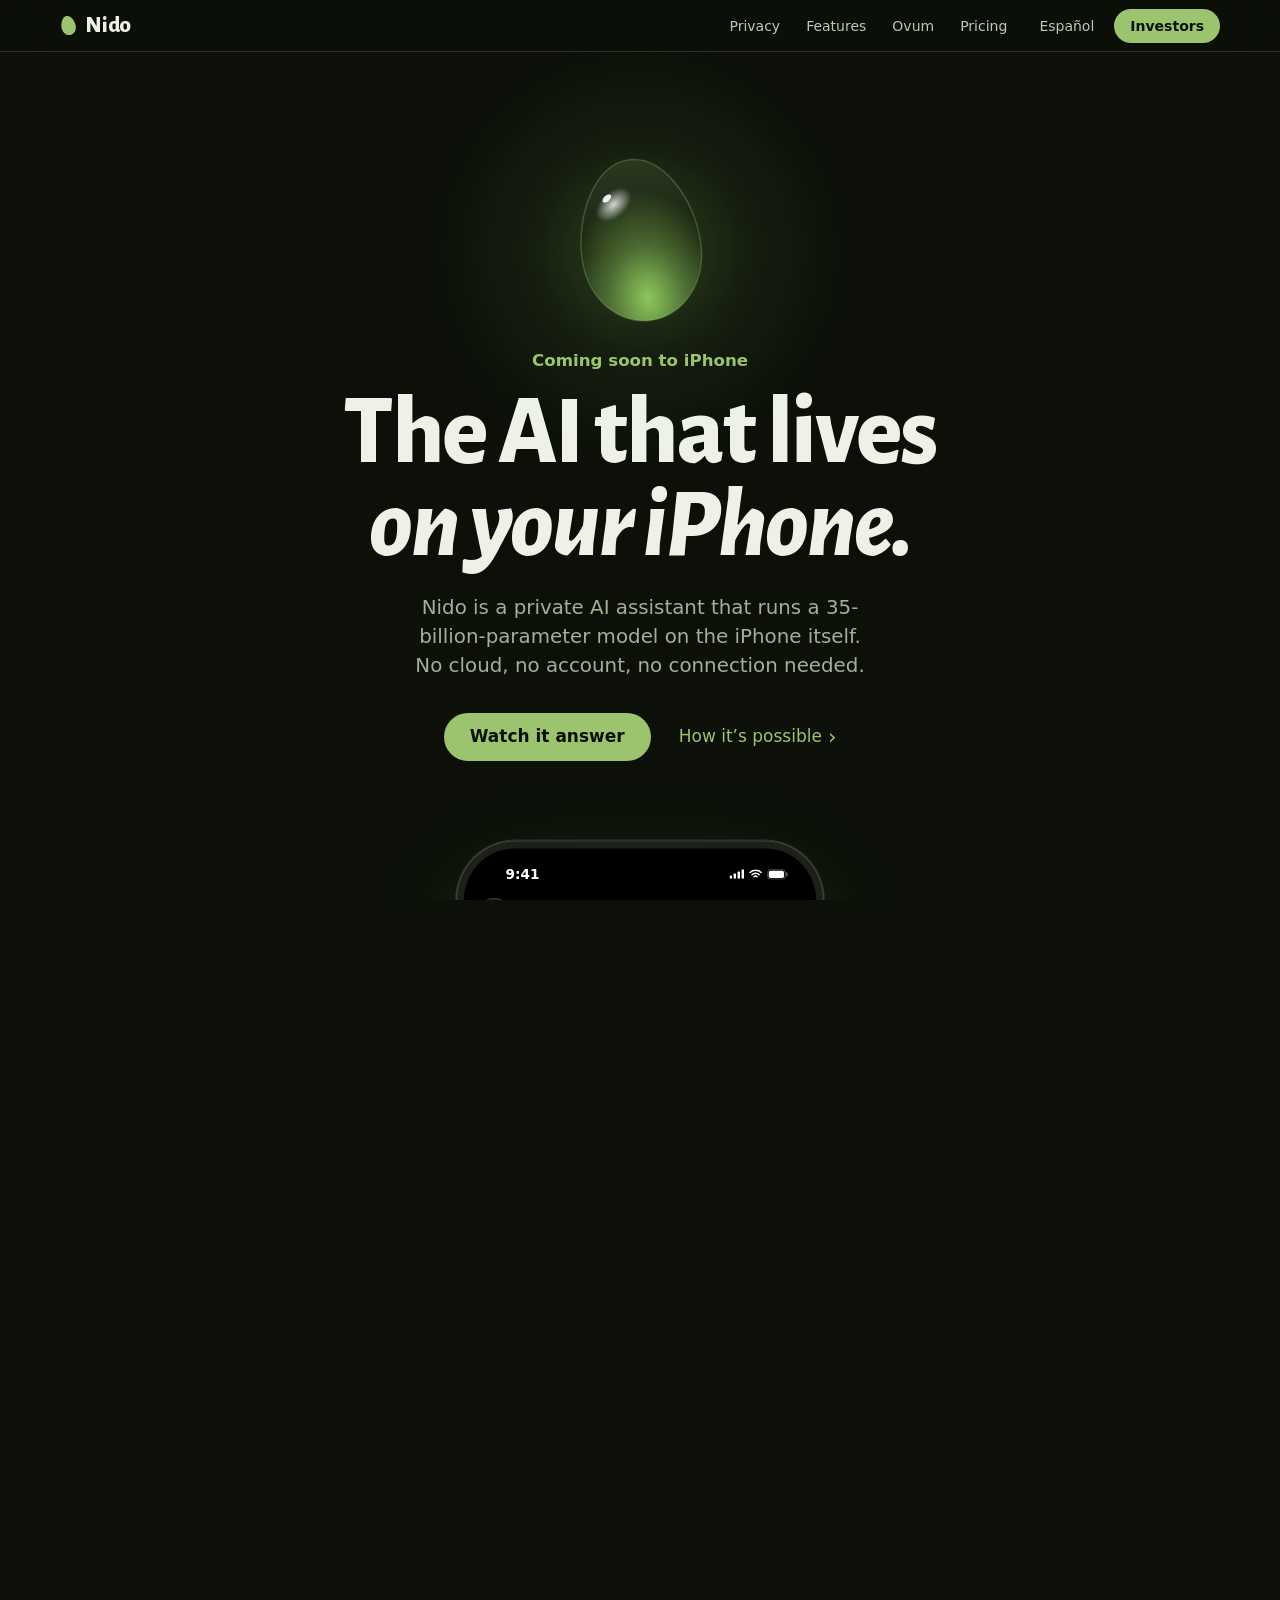
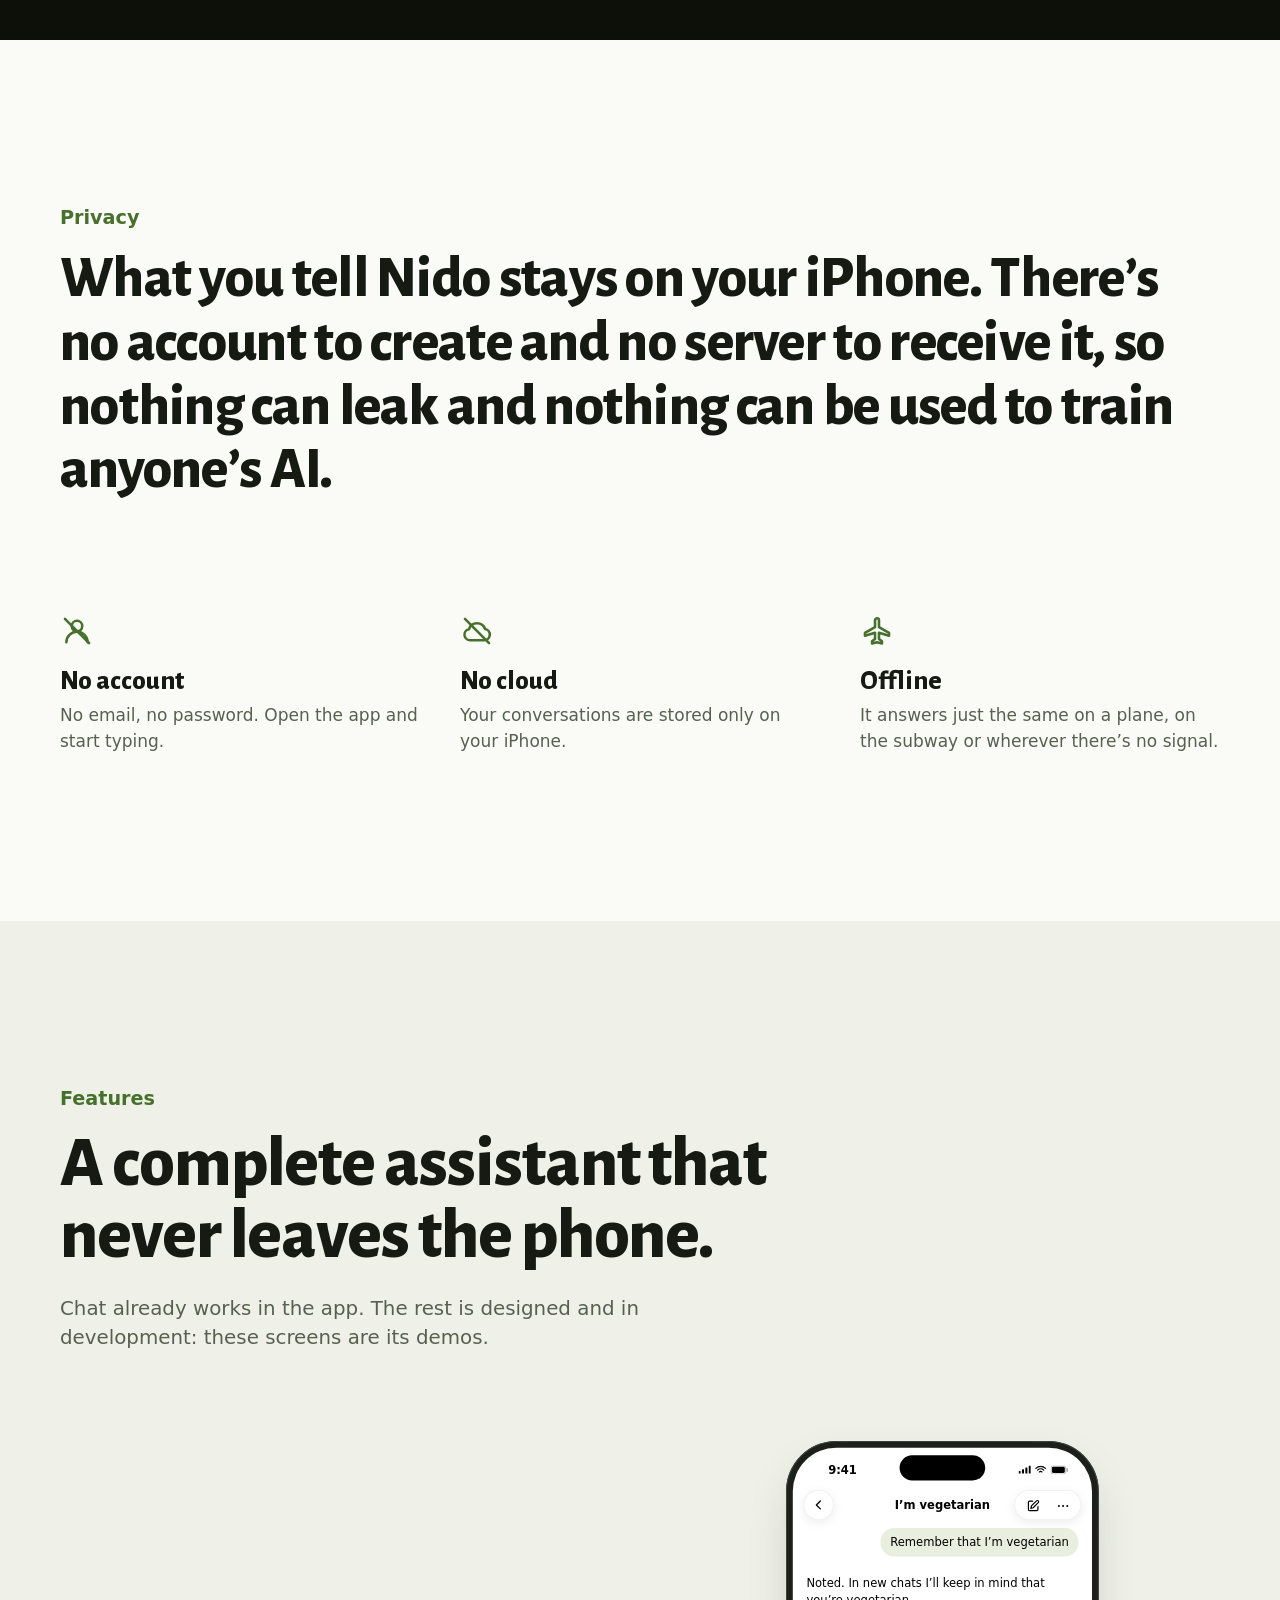
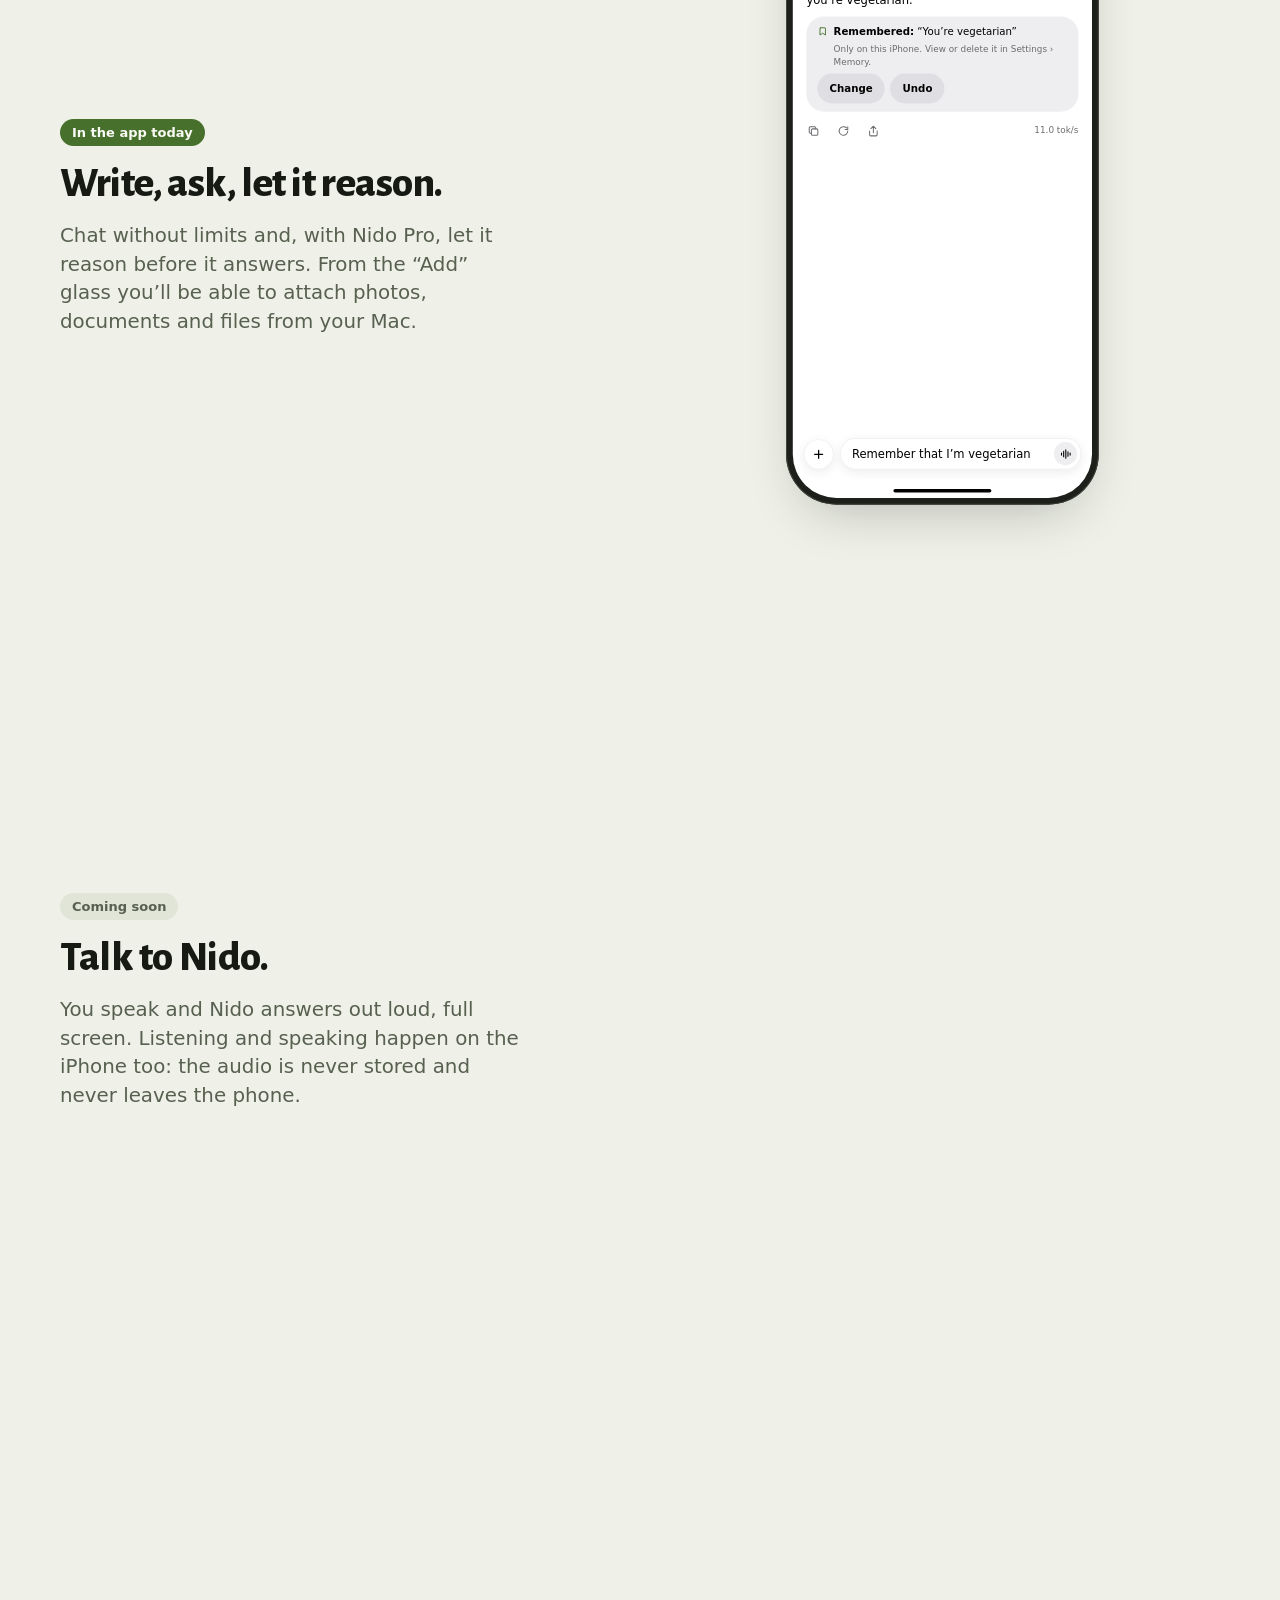
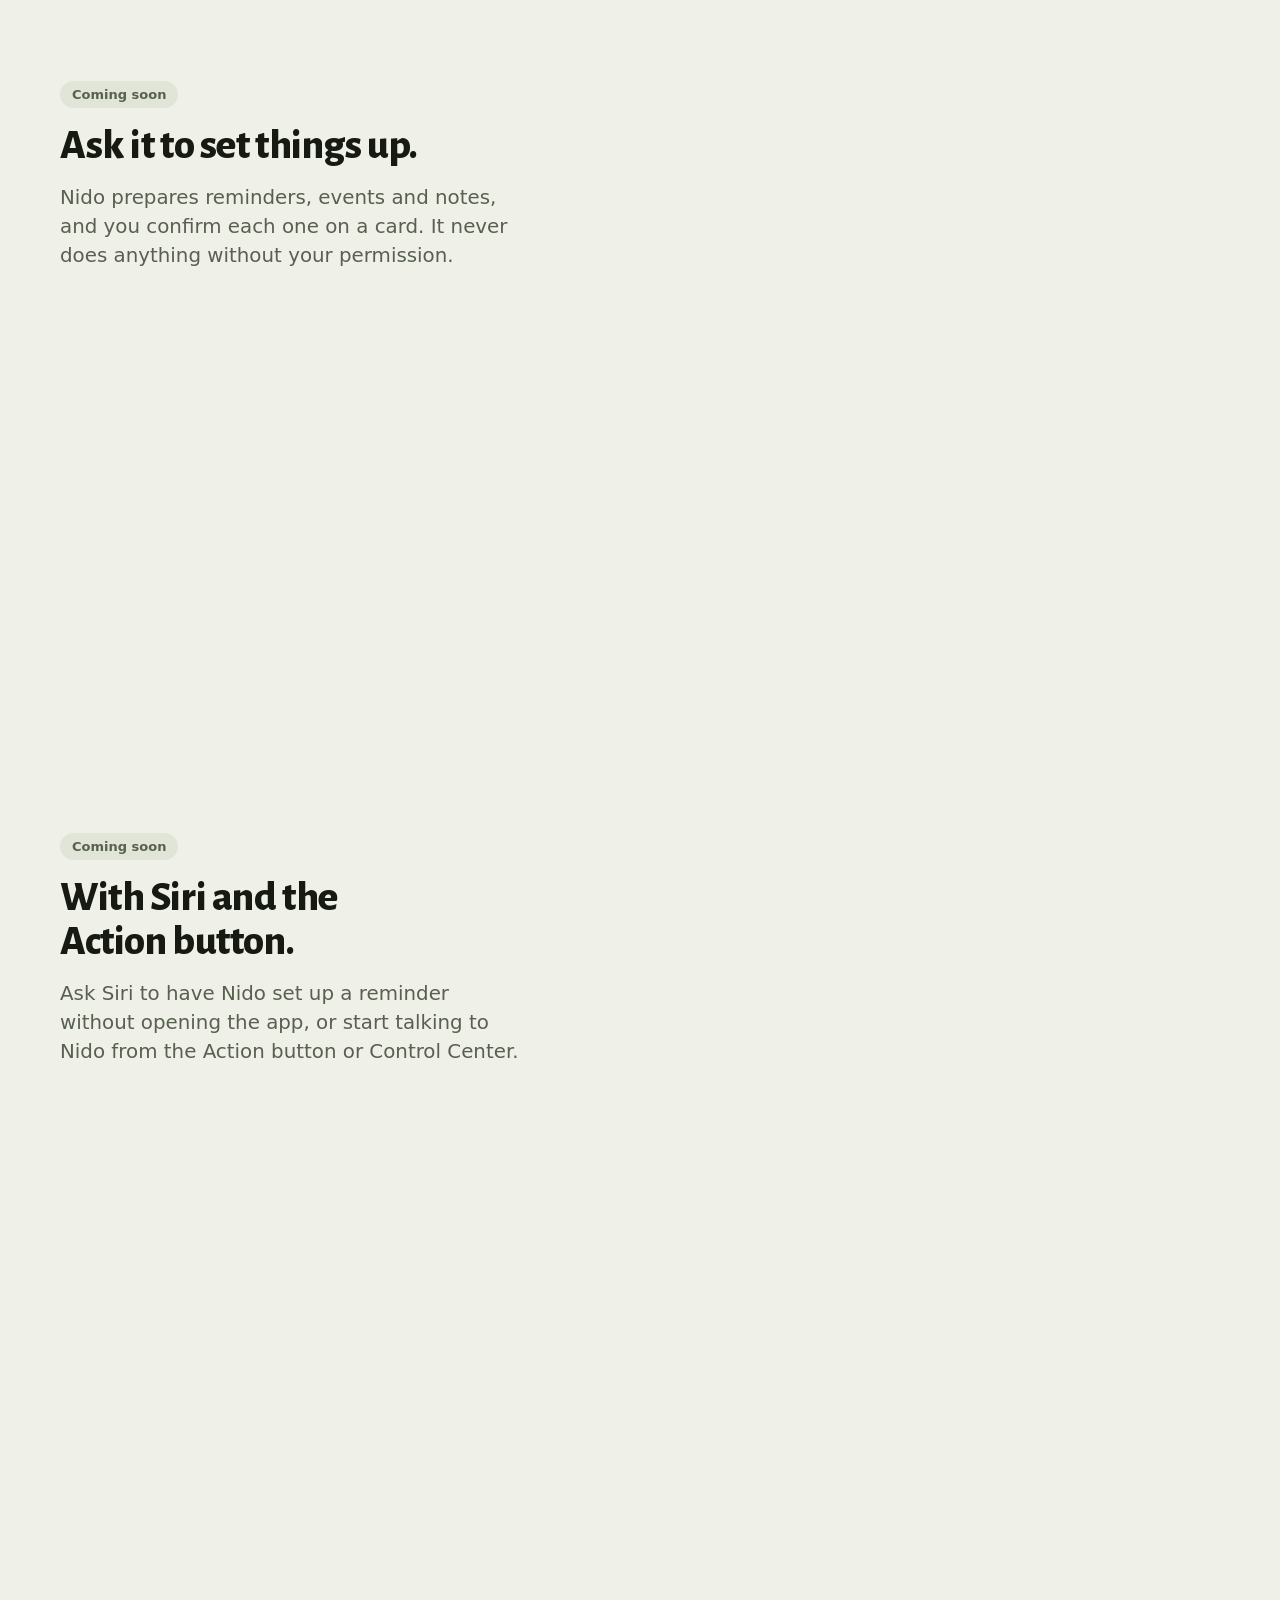
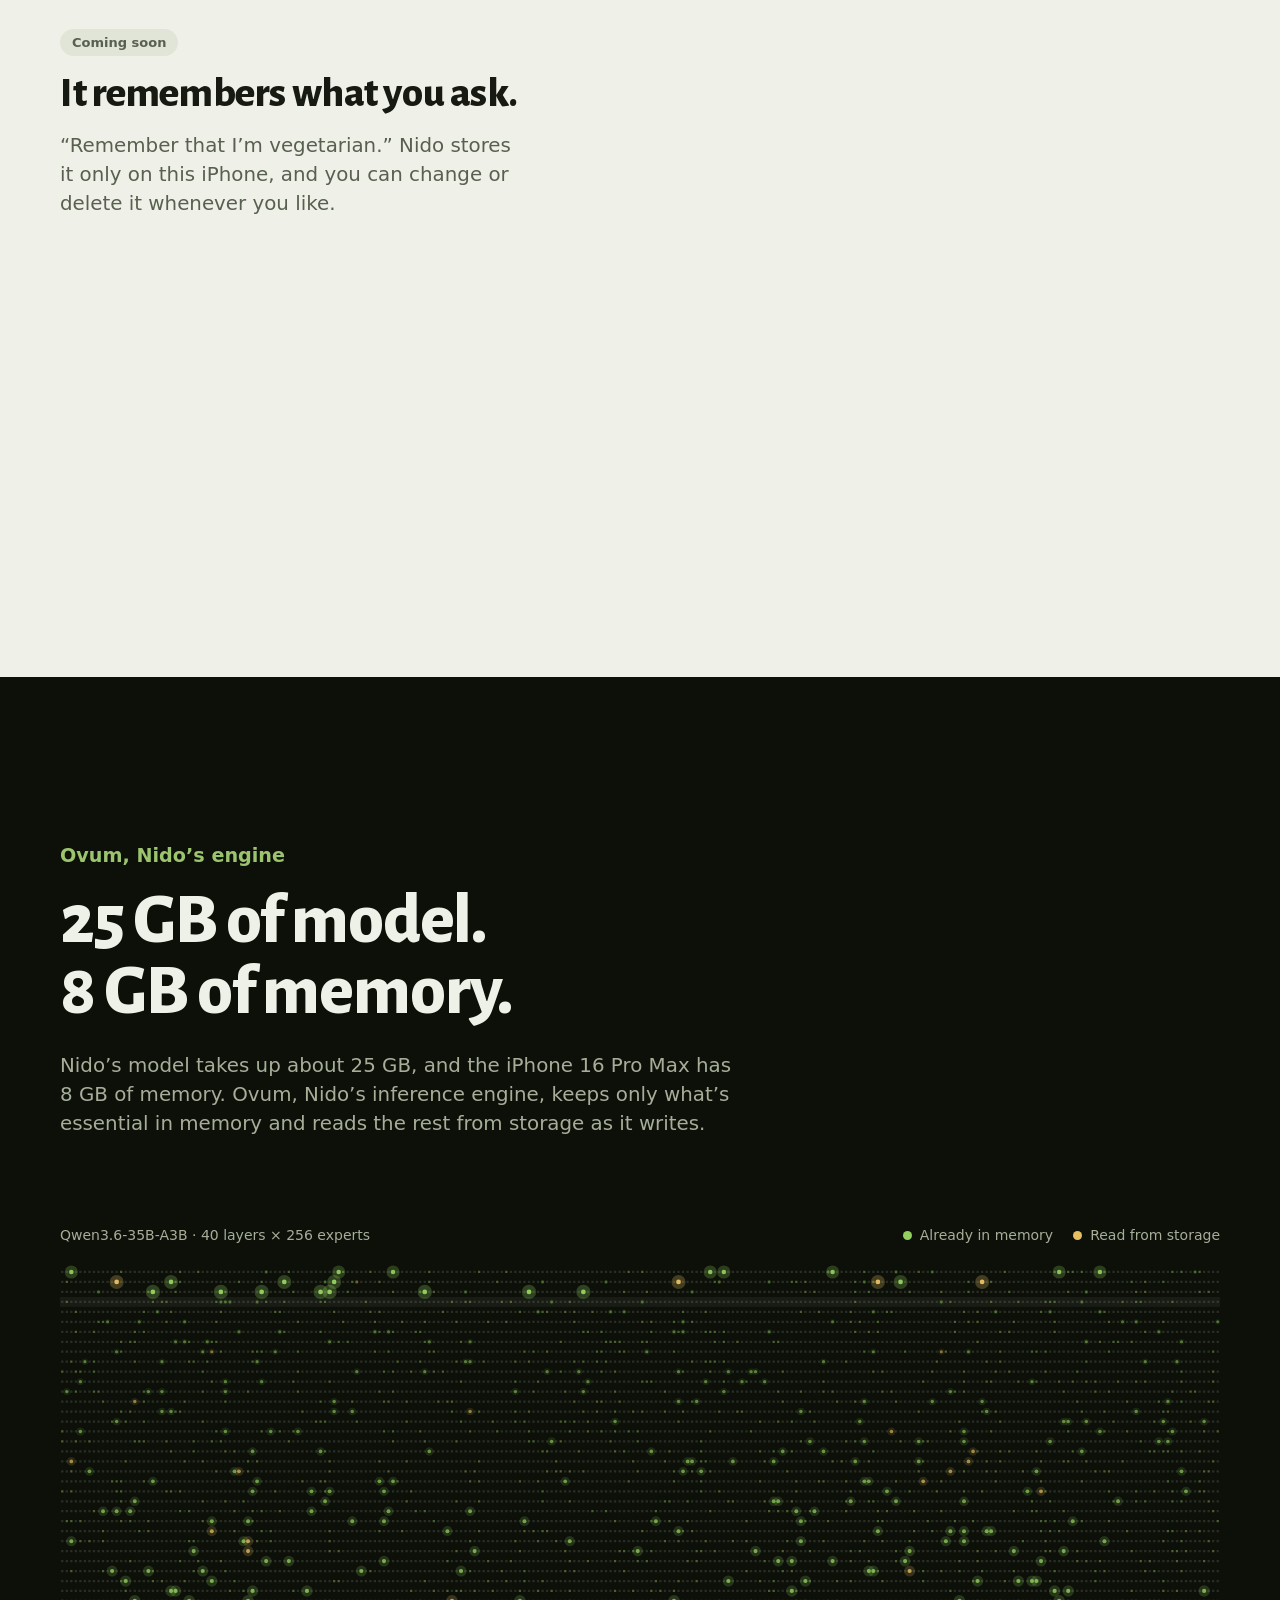
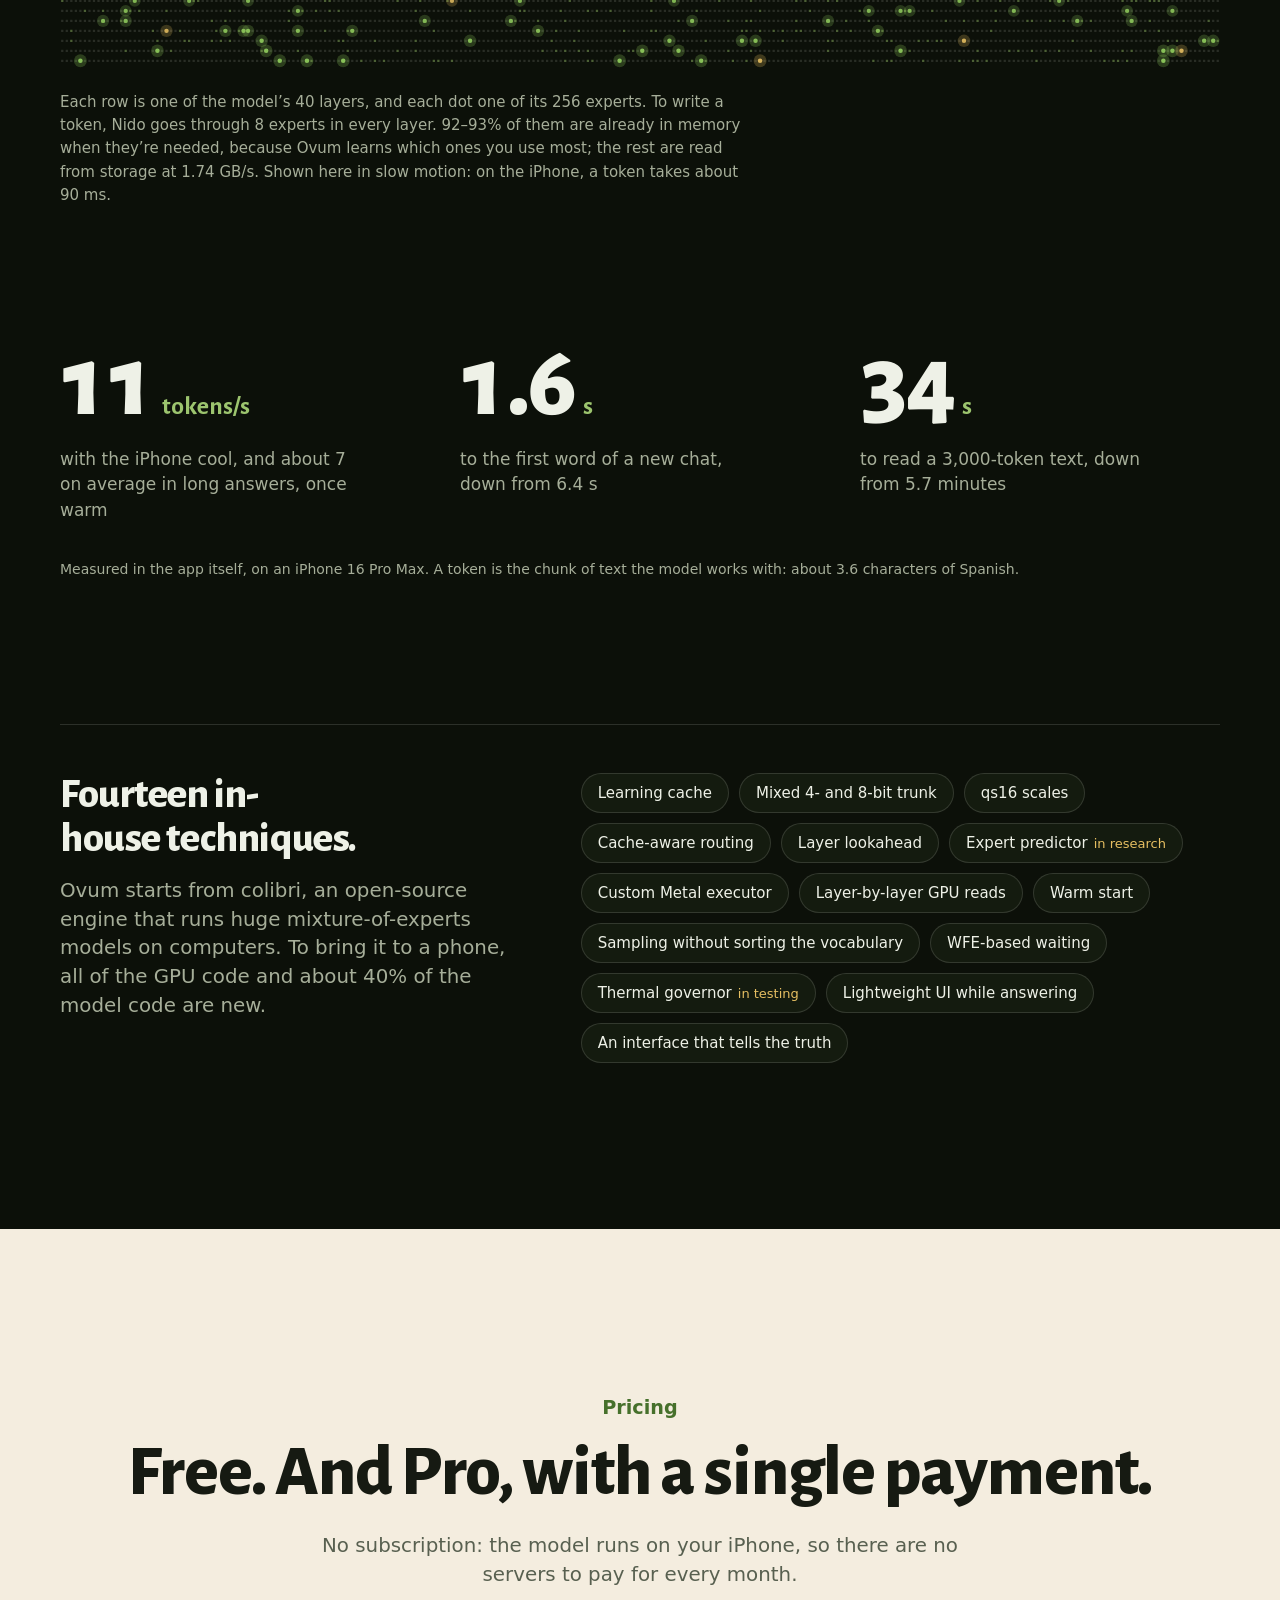
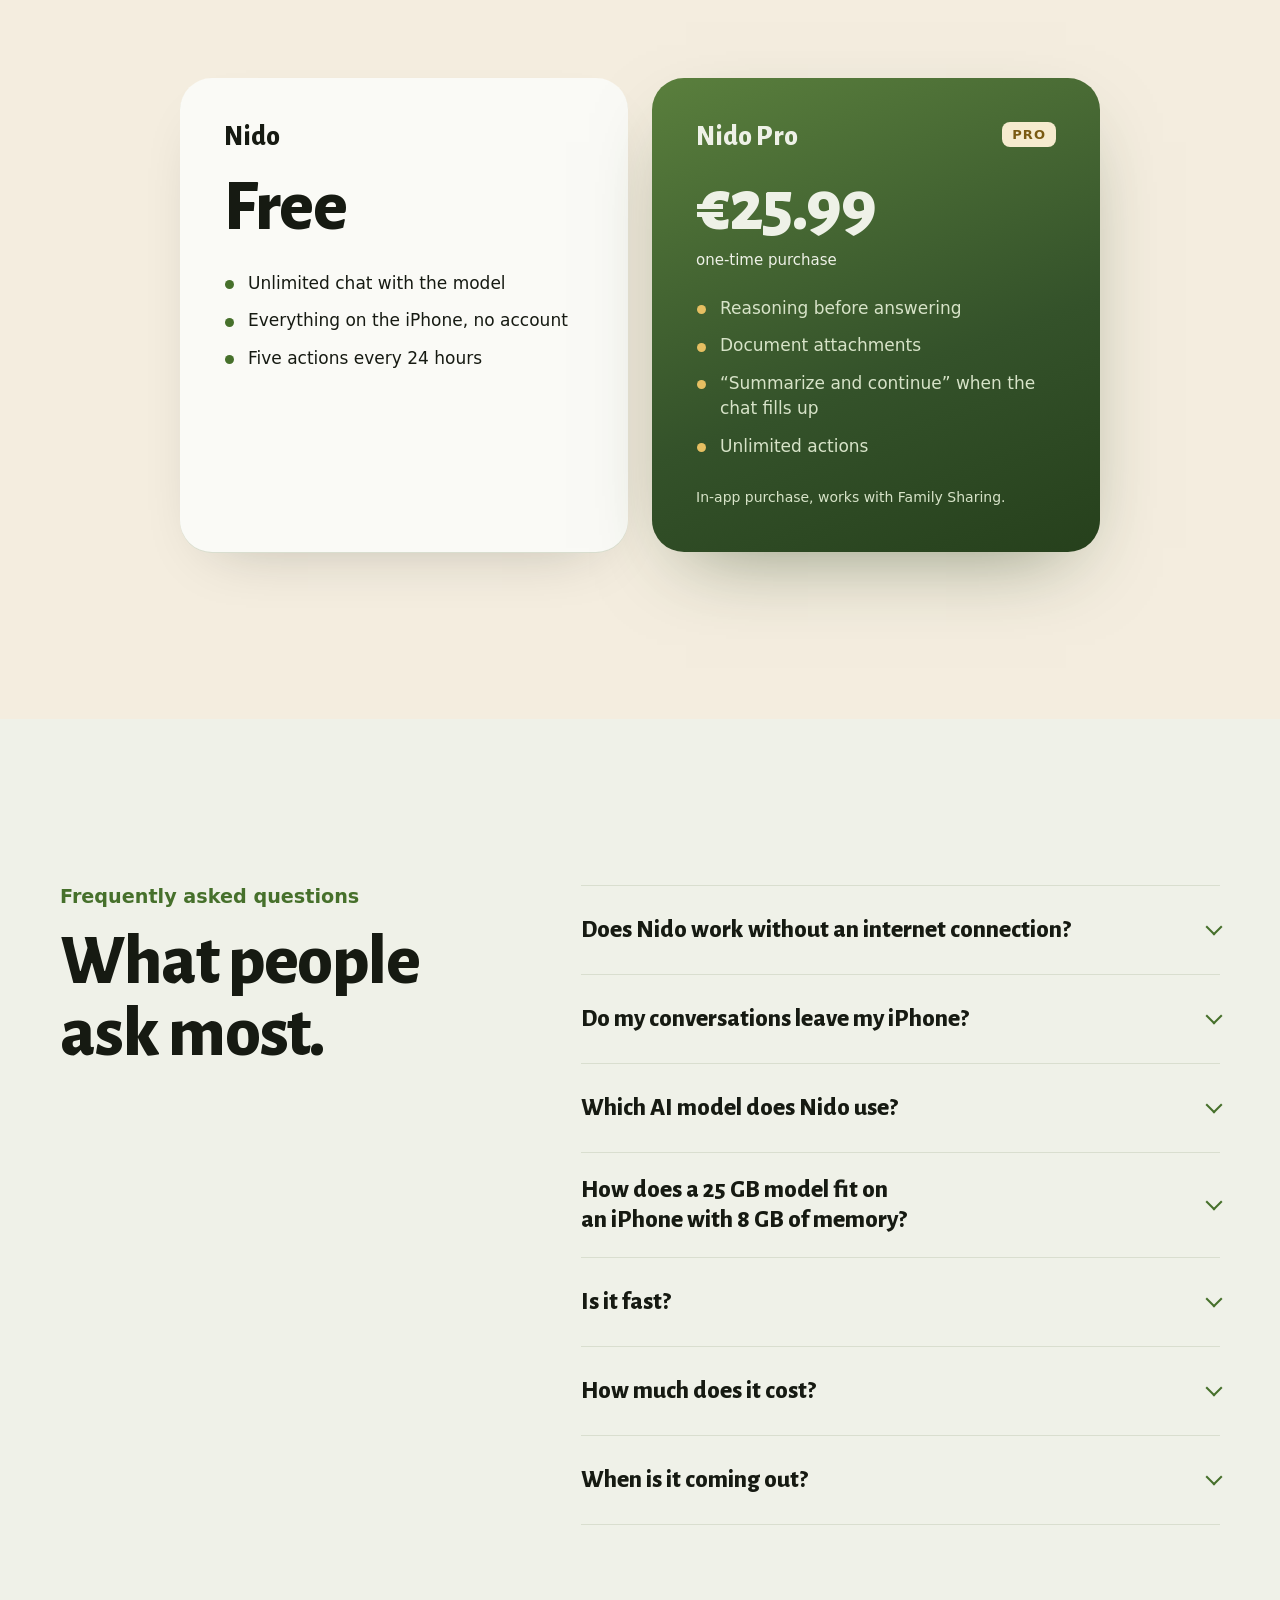
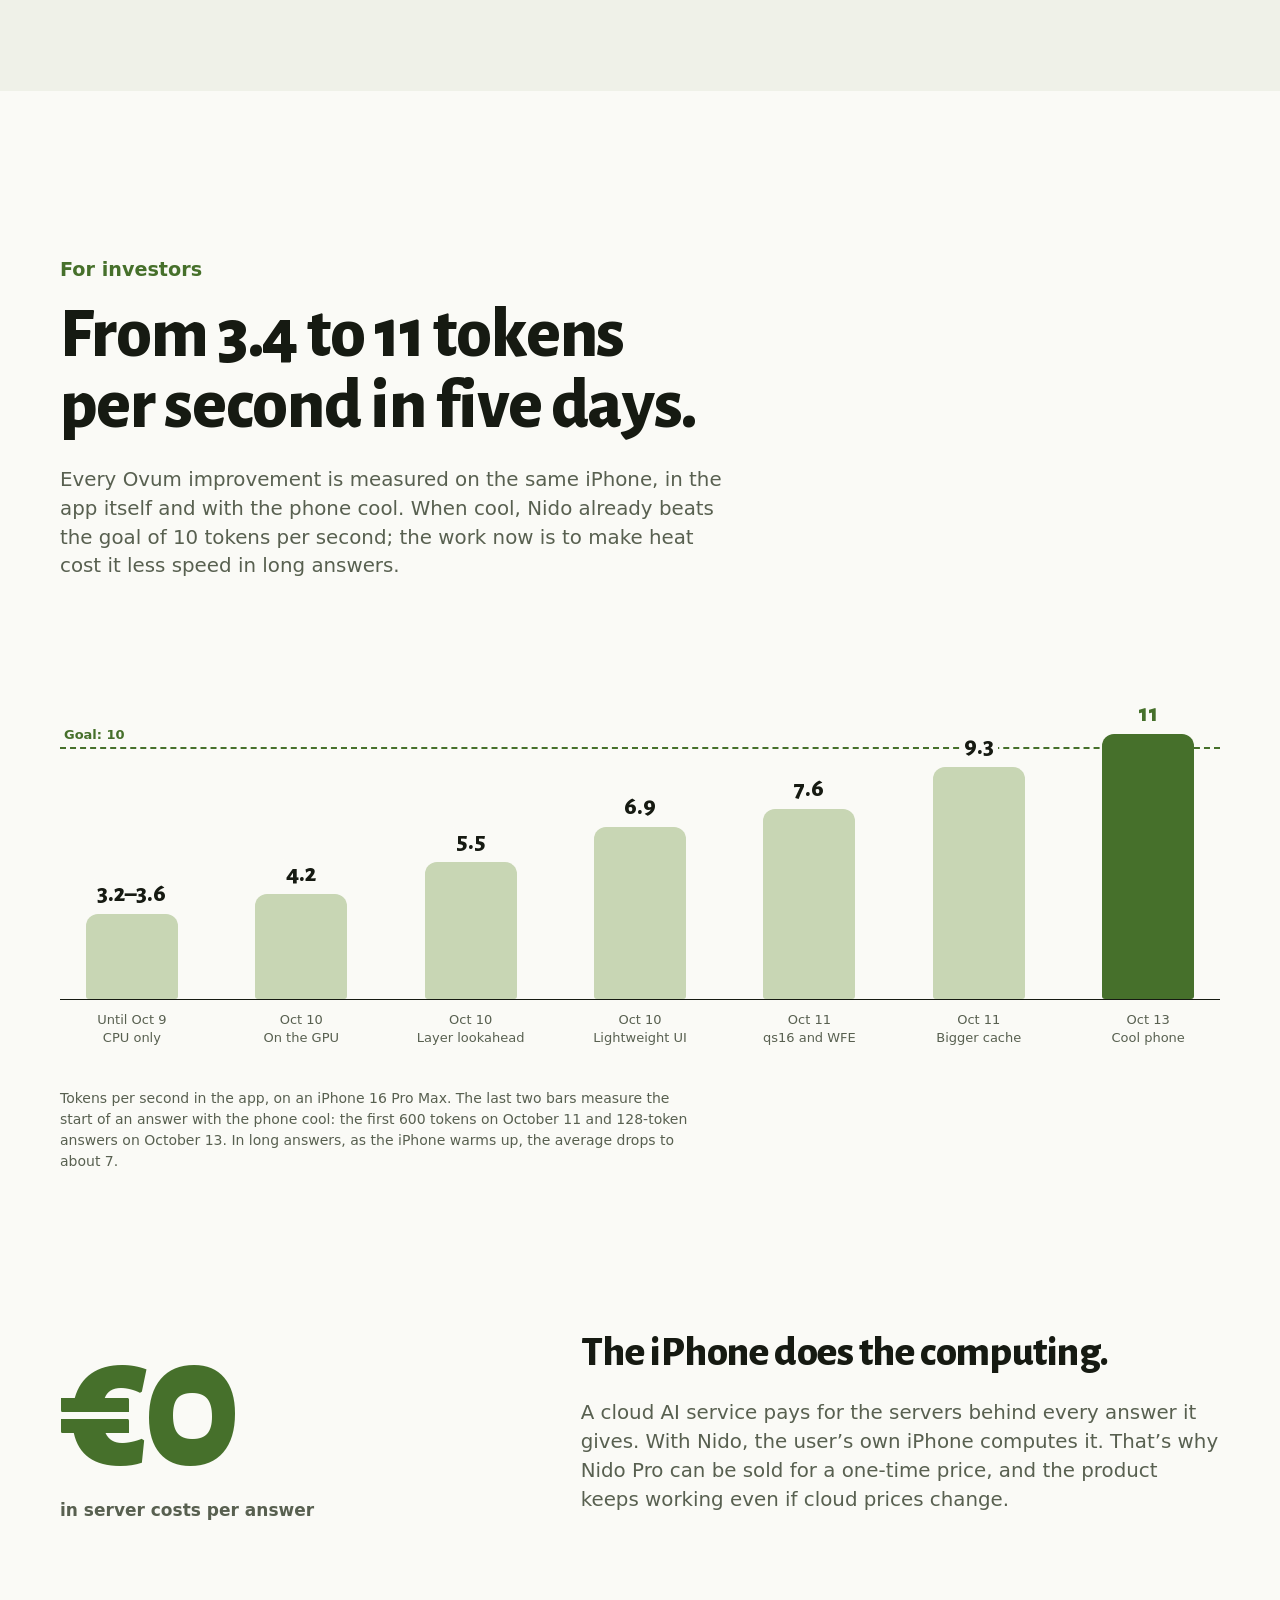
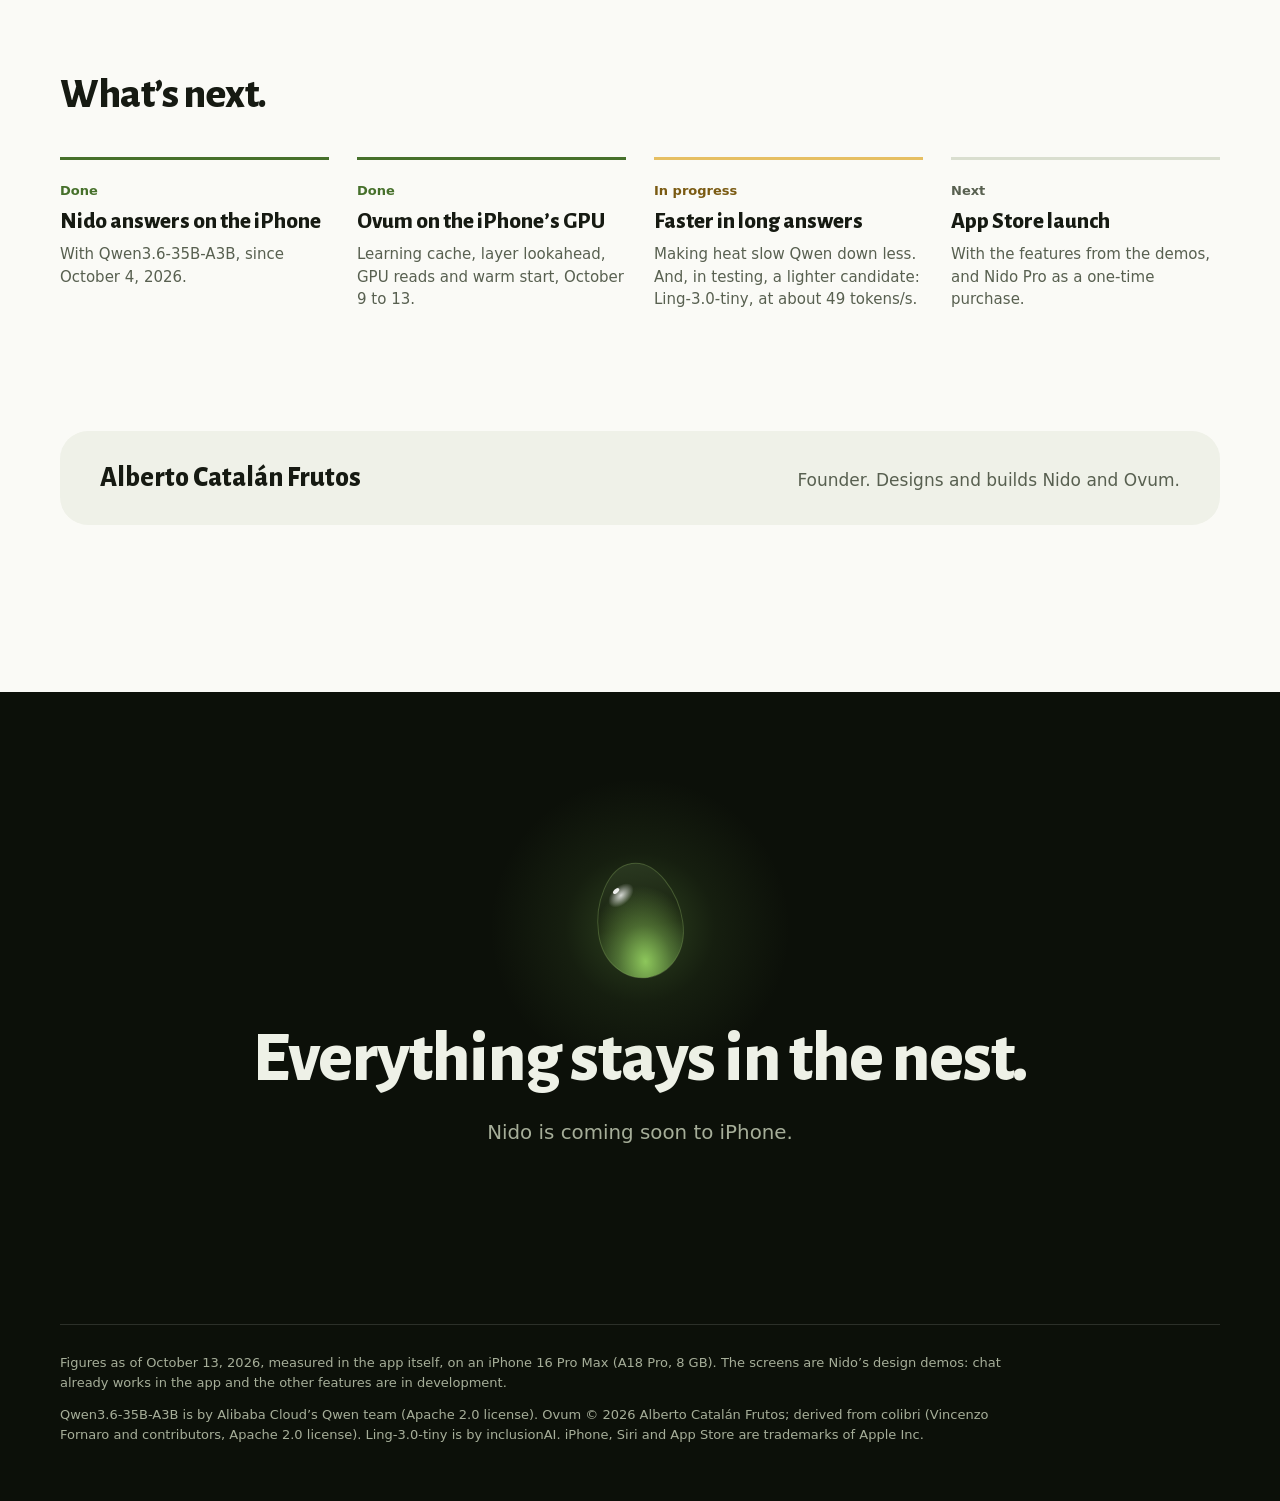
<file: en/index.html>
<!doctype html>
<html lang="en">
<head>
<meta charset="utf-8">
<meta name="viewport" content="width=device-width, initial-scale=1, viewport-fit=cover">
<title>Nido · Private, offline AI assistant for iPhone</title>
<meta name="description" content="Nido runs a 35-billion-parameter AI model right on your iPhone: no cloud, no account, no connection needed. Free, with Pro as a one-time purchase.">
<meta name="robots" content="index, follow, max-image-preview:large, max-snippet:-1, max-video-preview:-1">
<link rel="canonical" href="https://nidoai.eu/en/">
<link rel="alternate" hreflang="es" href="https://nidoai.eu/">
<link rel="alternate" hreflang="en" href="https://nidoai.eu/en/">
<link rel="alternate" hreflang="x-default" href="https://nidoai.eu/en/">
<meta name="author" content="Alberto Catalán Frutos">
<meta name="theme-color" content="#0C1009">
<link rel="icon" href="../favicon.png" type="image/png" sizes="96x96">
<link rel="apple-touch-icon" href="../apple-touch-icon.png">
<link rel="preload" href="../fuentes/alegreya-sans-800.woff2" as="font" type="font/woff2" crossorigin>
<meta property="og:type" content="website">
<meta property="og:locale" content="en_US">
<meta property="og:locale:alternate" content="es_ES">
<meta property="og:site_name" content="Nido">
<meta property="og:title" content="Nido · The AI that lives on your iPhone">
<meta property="og:description" content="Nido runs a 35-billion-parameter AI model right on your iPhone: no cloud, no account, no connection needed. Free, with Pro as a one-time purchase.">
<meta property="og:url" content="https://nidoai.eu/en/">
<meta property="og:image" content="https://nidoai.eu/en/og.png">
<meta property="og:image:type" content="image/png">
<meta property="og:image:width" content="1200">
<meta property="og:image:height" content="630">
<meta property="og:image:alt" content="Nido: the AI that lives on your iPhone.">
<meta name="twitter:card" content="summary_large_image">
<meta name="twitter:title" content="Nido · The AI that lives on your iPhone">
<meta name="twitter:description" content="Nido runs a 35-billion-parameter AI model right on your iPhone: no cloud, no account, no connection needed. Free, with Pro as a one-time purchase.">
<meta name="twitter:image" content="https://nidoai.eu/en/og.png">
<meta name="twitter:image:alt" content="Nido: the AI that lives on your iPhone.">
<script type="application/ld+json">{"@context":"https://schema.org","@graph":[{"@type":"Organization","@id":"https://nidoai.eu/#org","name":"Nido","url":"https://nidoai.eu/","logo":"https://nidoai.eu/apple-touch-icon.png","founder":{"@id":"https://nidoai.eu/#founder"}},{"@type":"Person","@id":"https://nidoai.eu/#founder","name":"Alberto Catalán Frutos","jobTitle":"Founder","worksFor":{"@id":"https://nidoai.eu/#org"}},{"@type":"WebSite","@id":"https://nidoai.eu/#web","url":"https://nidoai.eu/","name":"Nido","inLanguage":["es","en"],"publisher":{"@id":"https://nidoai.eu/#org"}},{"@type":"MobileApplication","@id":"https://nidoai.eu/en/#app","name":"Nido","url":"https://nidoai.eu/en/","description":"Nido runs a 35-billion-parameter AI model right on your iPhone: no cloud, no account, no connection needed. Free, with Pro as a one-time purchase.","inLanguage":"en","image":"https://nidoai.eu/en/og.png","operatingSystem":"iOS","applicationCategory":"UtilitiesApplication","featureList":["Chat with a 35-billion-parameter model on the iPhone","Works offline","No account: conversations are stored only on the iPhone","Reasoning before answering (Nido Pro)","Voice conversation","Reminders, events and notes you confirm","Siri and the Action button","Memory you can change and delete"],"author":{"@id":"https://nidoai.eu/#founder"},"publisher":{"@id":"https://nidoai.eu/#org"},"offers":[{"@type":"Offer","name":"Nido","price":"0","priceCurrency":"EUR"},{"@type":"Offer","name":"Nido Pro","price":"25.99","priceCurrency":"EUR"}]},{"@type":"FAQPage","@id":"https://nidoai.eu/en/#page","url":"https://nidoai.eu/en/","name":"Nido · Private, offline AI assistant for iPhone","description":"Nido runs a 35-billion-parameter AI model right on your iPhone: no cloud, no account, no connection needed. Free, with Pro as a one-time purchase.","inLanguage":"en","isPartOf":{"@id":"https://nidoai.eu/#web"},"about":{"@id":"https://nidoai.eu/en/#app"},"primaryImageOfPage":{"@type":"ImageObject","url":"https://nidoai.eu/en/og.png","width":1200,"height":630},"mainEntity":[{"@type":"Question","name":"Does Nido work without an internet connection?","acceptedAnswer":{"@type":"Answer","text":"Yes. The AI model lives on the iPhone, so Nido answers just the same in airplane mode, on the subway or wherever there’s no signal."}},{"@type":"Question","name":"Do my conversations leave my iPhone?","acceptedAnswer":{"@type":"Answer","text":"No. They’re stored only on your iPhone, and Nido needs no account and no server to answer. Nobody else reads them or uses them to train models."}},{"@type":"Question","name":"Which AI model does Nido use?","acceptedAnswer":{"@type":"Answer","text":"Qwen3.6-35B-A3B, a 35-billion-parameter mixture-of-experts model from Alibaba Cloud’s Qwen team. It runs on Ovum, Nido’s inference engine."}},{"@type":"Question","name":"How does a 25 GB model fit on an iPhone with 8 GB of memory?","acceptedAnswer":{"@type":"Answer","text":"Ovum keeps the model’s most-used experts in memory and reads the rest from storage as it writes. When they’re needed, 92–93% of them are already in memory."}},{"@type":"Question","name":"Is it fast?","acceptedAnswer":{"@type":"Answer","text":"On an iPhone 16 Pro Max, the first word of a new chat arrives in 1.6 seconds, and Nido writes at about 11 tokens per second with the phone cool (about 7 on average in long answers, once the iPhone warms up)."}},{"@type":"Question","name":"How much does it cost?","acceptedAnswer":{"@type":"Answer","text":"Nido is free, with unlimited chat. Nido Pro costs €25.99 as a one-time purchase, with no subscription, and works with Family Sharing."}},{"@type":"Question","name":"When is it coming out?","acceptedAnswer":{"@type":"Answer","text":"Nido is coming soon to the App Store. Chat already works in the app; the other features are designed and in development."}}]}]}</script>
<style>:root{color-scheme:light}img{max-width:100%}</style>
<link rel="stylesheet" href="../fuentes/fuentes.css">
<link rel="stylesheet" href="../tokens.css">
<link rel="stylesheet" href="../kit.css">
<style>:root{--night: #0C1009;--night-2: #141B0F;--night-glow: #1B2614;--on-night: #EEF1E7;--on-night-2: #A6AE99;--night-line: rgba(238, 241, 231, .14);--paper: #FAFAF6;--paper-2: #EFF1E8;--shell: #F4EDDF;--ink: #161A12;--ink-2: #586050;--ink-faint: #C5CABB;--line: #D9DECF;--chip: #E1E5D8;--moss: #46702B;--sprout: #9CC46E;--sprout-hi: #B1D488;--straw: #E6BF62;--straw-ink: #7A5A12;--straw-fill: #F6EBCF;--bar: #C8D6B4;--pro-0: #5A7F3D;--pro-1: #34522A;--pro-2: #26401C;--pro-text: #D7E3C8;--egg-0: #2A3820;--egg-1: #18220F;--egg-2: #20311A;--egg-glow: #93CF5F;--egg-rim: rgba(156, 196, 110, .3);--egg-shine: #FFFFFF;--halo: rgba(120, 175, 80, .32);--halo-2: rgba(120, 175, 80, .09);--phone-glow: rgba(147, 207, 95, .24);--phone-shadow: rgba(22, 26, 18, .3);--pro-shadow: rgba(38, 64, 28, .55);--field-off: rgba(238, 241, 231, .13);--field-mem: rgba(156, 196, 110, .45);--field-band: rgba(238, 241, 231, .05);--top-night: rgba(12, 16, 9, .72);--top-paper: rgba(250, 250, 246, .8);--font-display: "Alegreya Sans", "Avenir Next", "Segoe UI", system-ui, sans-serif;--font-text: -apple-system, BlinkMacSystemFont, "SF Pro Text", "Segoe UI", Roboto, system-ui, sans-serif;--t-hero: 800 clamp(46px, 7.6vw, 108px)/.96 var(--font-display);--t-h2: 800 clamp(38px, 5.6vw, 76px)/1 var(--font-display);--t-h3: 800 clamp(28px, 3.3vw, 44px)/1.04 var(--font-display);--t-lead: 400 clamp(18px, 1.55vw, 22px)/1.45 var(--font-text);--t-body: 400 17px/1.5 var(--font-text);--t-small: 400 14px/1.5 var(--font-text);--ease: cubic-bezier(.22, .8, .22, 1)}html{scroll-padding-top:56px}@media (prefers-reduced-motion: no-preference){html{scroll-behavior:smooth}}body{margin:0;background:var(--night);color:var(--ink);font:var(--t-body);-webkit-font-smoothing:antialiased}main{display:block;overflow-x:clip}a:focus-visible,button:focus-visible{outline:2px solid var(--moss);outline-offset:3px;border-radius:8px}[data-tone=night] a:focus-visible,[data-tone=night] button:focus-visible{outline-color:var(--sprout)}.nw-top{position:fixed;z-index:40;top:0;left:0;right:0;box-sizing:border-box;height:calc(52px + env(safe-area-inset-top,0px));padding:env(safe-area-inset-top,0px) max(16px,calc((100% - 1160px)/2)) 0;display:flex;align-items:center;gap:16px;background:var(--top-night);color:var(--on-night);-webkit-backdrop-filter:saturate(1.5) blur(20px);backdrop-filter:saturate(1.5) blur(20px);border-bottom:1px solid var(--night-line);transition:background-color .35s,color .35s,border-color .35s}.nw-top[data-tone=light]{background:var(--top-paper);color:var(--ink);border-color:var(--line)}.nw-brand{display:inline-flex;align-items:center;gap:8px;min-height:44px;color:inherit;text-decoration:none;font:800 23px/1 var(--font-display);letter-spacing:-.01em}.nw-logo{width:17px;height:21px;fill:var(--sprout);transition:fill .35s}.nw-top[data-tone=light] .nw-logo{fill:var(--moss)}.nw-links{display:flex;gap:2px;margin-left:auto}.nw-links a{padding:10px 12px;border-radius:999px;color:inherit;opacity:.8;text-decoration:none;font:500 14px/1 var(--font-text);transition:opacity .2s}.nw-links a:hover{opacity:1}.nw-pill{display:inline-flex;align-items:center;min-height:34px;padding:0 16px;border-radius:999px;background:var(--sprout);color:var(--night);text-decoration:none;font:600 14px/1 var(--font-text);transition:background-color .35s,color .35s}.nw-top[data-tone=light] .nw-pill{background:var(--moss);color:var(--paper)}.nw-lang{display:inline-flex;align-items:center;min-height:44px;padding:0 4px;color:inherit;opacity:.8;text-decoration:none;font:500 14px/1 var(--font-text);transition:opacity .2s}.nw-lang:hover{opacity:1}@media (max-width: 720px){.nw-links{display:none}.nw-lang{margin-left:auto}}.nw-sec{position:relative;padding-block:clamp(96px,13vw,168px);padding-inline:clamp(16px,4vw,48px);scroll-margin-top:52px}section[data-tone=night]{background:var(--night);color:var(--on-night);color-scheme:dark}section[data-tone=paper]{background:var(--paper);color:var(--ink)}section[data-tone=paper-2]{background:var(--paper-2);color:var(--ink)}section[data-tone=shell]{background:var(--shell);color:var(--ink)}.nw-wrap{max-width:1160px;margin-inline:auto}.nw-head{margin-bottom:clamp(48px,7vw,88px)}.nw-center{text-align:center}.nw-center .nw-lead{margin-inline:auto}.nw-eyebrow{margin:0 0 16px;font:600 clamp(17px,1.5vw,21px)/1.3 var(--font-text);color:var(--moss)}section[data-tone=night] .nw-eyebrow{color:var(--sprout)}.nw-h2{margin:0;font:var(--t-h2);letter-spacing:-.015em;text-wrap:balance}.nw-h3{margin:0;font:var(--t-h3);letter-spacing:-.01em;text-wrap:balance}.nw-lead{margin:24px 0 0;max-width:34em;font:var(--t-lead);color:var(--ink-2);text-wrap:pretty}section[data-tone=night] .nw-lead{color:var(--on-night-2)}.nw-phone{display:flex;justify-content:center}.nw-phone .phone-slot{flex:none}.nw-phone .device{box-shadow:inset 0 0 0 1.5px var(--device-edge),0 30px 80px -30px var(--phone-shadow)}section[data-tone=night] .nw-phone .device{box-shadow:inset 0 0 0 1.5px var(--device-edge),0 0 0 1px var(--night-line),0 40px 140px -30px var(--phone-glow)}.nw-still,.nw-still *,.nw-still *:before,.nw-still *:after{animation:none!important;transition:none!important}.nw-bigegg,.nw-endegg{position:relative}.nw-bigegg svg,.nw-endegg svg{position:relative;display:block;width:100%;height:auto;overflow:visible}.nw-halo{position:absolute;left:50%;top:56%;width:300%;aspect-ratio:1;transform:translate(-50%,-50%);border-radius:50%;background:radial-gradient(closest-side,var(--halo),var(--halo-2) 50%,transparent);pointer-events:none}.nw-hero{position:relative;background:radial-gradient(90% 60% at 50% 30%,var(--night-glow),var(--night) 70%);color:var(--on-night)}.nw-stage{position:relative}.nw-copy{position:relative;z-index:2;box-sizing:border-box;display:flex;flex-direction:column;align-items:center;text-align:center;padding:128px clamp(16px,4vw,48px) 72px}.nw-egg-slot{width:clamp(104px,11vw,150px);margin-bottom:22px}.nw-bigegg{transform-origin:0 0}.nw-copy-txt{display:flex;flex-direction:column;align-items:center}.nw-kicker{margin:0 0 14px;font:600 clamp(15px,1.3vw,18px)/1.3 var(--font-text);color:var(--sprout)}.nw-hero h1{max-width:11em;margin:0;font:var(--t-hero);letter-spacing:-.02em;text-wrap:balance}.nw-hero h1 em{font-style:italic}.nw-sub{max-width:31em;margin:22px 0 0;font:var(--t-lead);color:var(--on-night-2);text-wrap:balance}.nw-ctas{display:flex;flex-wrap:wrap;justify-content:center;align-items:center;gap:12px 28px;margin-top:32px}.nw-btn{display:inline-flex;align-items:center;min-height:48px;padding:0 26px;border-radius:999px;background:var(--sprout);color:var(--night);text-decoration:none;font:600 17px/1 var(--font-text);transition:background-color .2s,transform .2s var(--ease)}.nw-btn:hover{background:var(--sprout-hi);transform:translateY(-1px)}.nw-more{display:inline-flex;align-items:center;min-height:44px;color:var(--sprout);text-decoration:none;font:500 17px/1 var(--font-text)}.nw-more:after{content:"\203a";margin-left:6px;font-size:1.25em;transition:transform .2s var(--ease)}.nw-more:hover:after{transform:translate(3px)}.nw-show{position:relative;z-index:1;box-sizing:border-box;display:grid;grid-template-columns:minmax(0,1fr) minmax(0,400px);gap:32px 64px;align-items:center;max-width:1080px;margin:0 auto;padding:0 clamp(16px,4vw,48px) 128px}.nw-anchor{display:block;grid-column:1 / -1;height:0}.nw-beat-stack{display:flex;flex-direction:column;gap:40px}.nw-beat h2{margin:0;font:var(--t-h3);letter-spacing:-.01em;text-wrap:balance}.nw-beat p{max-width:26em;margin:12px 0 0;font:var(--t-lead);color:var(--on-night-2);text-wrap:pretty}.nw-cap{display:flex;flex-wrap:wrap;align-items:center;gap:8px 14px;margin:36px 0 0;font:var(--t-small);color:var(--on-night-2)}.nw-again{min-height:44px;padding:0 18px;border:1px solid var(--night-line);border-radius:999px;background:transparent;color:var(--sprout);font:600 14px/1 var(--font-text);cursor:pointer}.nw-again:hover{border-color:var(--sprout)}.nw-live-wrap{display:flex;justify-content:center;min-width:0}@media (max-width: 860px){.nw-show{grid-template-columns:minmax(0,1fr)}.nw-live-wrap{order:-1}.nw-anchor{order:-2}}.nw-hero[data-mode=scroll]{height:360vh;height:360svh}.nw-hero[data-mode=scroll] .nw-stage{position:sticky;top:0;height:100vh;height:100svh;overflow:hidden}.nw-hero[data-mode=scroll] .nw-copy{position:absolute;inset:0;justify-content:center;padding-top:52px;padding-bottom:40px;pointer-events:none}.nw-hero[data-mode=scroll] .nw-copy-txt{pointer-events:auto;will-change:opacity,transform}.nw-hero[data-mode=scroll] .nw-bigegg{will-change:transform,opacity}.nw-hero[data-mode=scroll] .nw-show{position:absolute;inset:0;display:block;max-width:none;padding:0}.nw-hero[data-mode=scroll] .nw-live-wrap{display:block}.nw-hero[data-mode=scroll] #nw-live{position:absolute;transform:translate3d(0,120vh,0);will-change:transform}.nw-hero[data-mode=scroll] #nw-live .legg{opacity:var(--legg-o, 0)}.nw-hero[data-mode=scroll] .nw-beats{position:absolute;box-sizing:border-box;display:flex;flex-direction:column;justify-content:center}.nw-hero[data-mode=scroll] .nw-beat-stack{display:grid}.nw-hero[data-mode=scroll] .nw-beat{grid-area:1 / 1;opacity:0;will-change:opacity,transform}.nw-hero[data-mode=scroll] .nw-cap{opacity:var(--cap, 0)}.nw-hero[data-mode=scroll] .nw-beats[data-wide="0"]{justify-content:flex-start;text-align:center}.nw-hero[data-mode=scroll] .nw-beats[data-wide="0"] .nw-beat h2{font-size:clamp(26px,7.4vw,34px)}.nw-hero[data-mode=scroll] .nw-beats[data-wide="0"] .nw-beat p{margin:8px auto 0;font-size:17px}.nw-hero[data-mode=scroll] .nw-beats[data-wide="0"] .nw-cap{justify-content:center;margin-top:14px}@media (max-height: 700px){.nw-hero[data-mode=scroll] .nw-beats[data-wide="0"] .nw-cap{display:none}}.nw-say{max-width:21em;margin:0;font:800 clamp(32px,4.6vw,64px)/1.08 var(--font-display);letter-spacing:-.012em;text-wrap:pretty}.nw-say.nw-lit .nw-wd{color:var(--ink-faint);transition:color .3s}.nw-say.nw-lit .nw-wd.on{color:var(--ink)}.nw-pillars{display:grid;grid-template-columns:repeat(3,minmax(0,1fr));gap:40px;margin:clamp(64px,9vw,112px) 0 0;padding:0;list-style:none}.nw-pillars svg{display:block;width:34px;height:34px;color:var(--moss)}.nw-pillars h3{margin:18px 0 0;font:800 27px/1.1 var(--font-display)}.nw-pillars p{max-width:22em;margin:8px 0 0;color:var(--ink-2)}@media (max-width: 760px){.nw-pillars{grid-template-columns:minmax(0,1fr);gap:36px}}.nw-feat-grid{display:grid;grid-template-columns:minmax(0,1fr) minmax(0,1fr);gap:48px}.nw-feat{display:flex;align-items:center;min-height:86vh;min-height:86svh}.nw-feat-txt{max-width:27em}.nw-chip{display:inline-flex;margin:0;padding:7px 12px;border-radius:999px;background:var(--chip);color:var(--ink-2);font:600 13px/1 var(--font-text)}.nw-chip.is-live{background:var(--moss);color:var(--paper)}.nw-feat h3{margin:16px 0 0;font:var(--t-h3);letter-spacing:-.01em;text-wrap:balance}.nw-feat-txt>p:last-child{margin:16px 0 0;font:var(--t-lead);color:var(--ink-2);text-wrap:pretty}.nw-feat-fig{display:none;min-width:0}.nw-feat-side{position:relative;min-width:0}.nw-stack{position:sticky;top:calc(50vh - 488px * var(--s, .6) + 26px);width:calc(460px * var(--s, .6));height:calc(976px * var(--s, .6));margin-inline:auto}.nw-stack .nw-phone{position:absolute;inset:0;opacity:0;transform:scale(.96);transition:opacity .6s var(--ease),transform .8s var(--ease)}.nw-stack .nw-phone.on{opacity:1;transform:none}@media (max-width: 900px){.nw-feat-grid{grid-template-columns:minmax(0,1fr)}.nw-feat-side{display:none}.nw-feat{flex-direction:column;align-items:stretch;gap:32px;min-height:0;padding-block:36px}.nw-feat-fig{display:block}}.nw-field{margin:0}.nw-field-top{display:flex;flex-wrap:wrap;justify-content:space-between;gap:8px 24px;margin-bottom:18px;font:500 14px/1.4 var(--font-text);color:var(--on-night-2)}.nw-legend{display:inline-flex;flex-wrap:wrap;gap:6px 20px}.nw-legend i{display:inline-block;width:9px;height:9px;margin-right:8px;border-radius:50%}.nw-k-mem{background:var(--egg-glow)}.nw-k-read{background:var(--straw)}#nw-field{display:block;width:100%;height:380px}.nw-field figcaption{max-width:46em;margin-top:22px;font:400 15px/1.55 var(--font-text);color:var(--on-night-2)}.nw-stats{display:grid;grid-template-columns:repeat(3,minmax(0,1fr));gap:40px;margin-top:clamp(80px,10vw,128px)}.nw-big{margin:0;font:800 clamp(64px,8vw,112px)/.95 var(--font-display);letter-spacing:-.02em;font-variant-numeric:tabular-nums;white-space:nowrap}.nw-big small{margin-left:8px;font:700 clamp(20px,2vw,28px)/1 var(--font-display);letter-spacing:0;color:var(--sprout)}.nw-stat>p:last-child{max-width:18em;margin:14px 0 0;color:var(--on-night-2)}.nw-note{margin:36px 0 0;font:var(--t-small);color:var(--on-night-2)}.nw-tech{display:grid;grid-template-columns:minmax(0,5fr) minmax(0,7fr);gap:32px 64px;margin-top:clamp(96px,12vw,144px);padding-top:48px;border-top:1px solid var(--night-line)}.nw-tech-txt p{margin:16px 0 0;font:var(--t-lead);color:var(--on-night-2)}.nw-chips{display:flex;flex-wrap:wrap;align-content:start;gap:10px;margin:0;padding:0;list-style:none}.nw-chips li{padding:10px 16px;border:1px solid var(--night-line);border-radius:999px;background:var(--night-2);color:var(--on-night);font:500 15px/1.2 var(--font-text)}.nw-chips small{margin-left:6px;color:var(--straw);font-size:13px}@media (max-width: 860px){.nw-stats,.nw-tech{grid-template-columns:minmax(0,1fr)}}.nw-plans{display:grid;grid-template-columns:repeat(2,minmax(0,1fr));gap:24px;max-width:920px;margin-inline:auto}.nw-plan{position:relative;box-sizing:border-box;display:flex;flex-direction:column;padding:clamp(28px,4vw,44px);border-radius:32px;background:var(--paper);box-shadow:0 1px 0 var(--line),0 24px 60px -36px var(--phone-shadow)}.nw-plan h3{margin:0;font:800 28px/1.1 var(--font-display)}.nw-price{margin:18px 0 0;font:800 clamp(48px,6vw,72px)/1 var(--font-display);letter-spacing:-.02em}.nw-price small{display:block;margin-top:10px;font:500 15px/1 var(--font-text);letter-spacing:0}.nw-plan ul{display:grid;gap:12px;margin:28px 0 0;padding:0;list-style:none}.nw-plan li{position:relative;padding-left:24px}.nw-plan li:before{content:"";position:absolute;left:1px;top:.55em;width:9px;height:9px;border-radius:50%;background:var(--moss)}.nw-plan.is-pro{background:linear-gradient(160deg,var(--pro-0),var(--pro-1) 60%,var(--pro-2));color:var(--pro-text);box-shadow:0 30px 80px -34px var(--pro-shadow)}.nw-plan.is-pro h3,.nw-plan.is-pro .nw-price{color:var(--on-night)}.nw-plan.is-pro li:before{background:var(--straw)}.nw-tag{position:absolute;top:clamp(28px,4vw,44px);right:clamp(28px,4vw,44px);margin:0;padding:6px 10px;border-radius:8px;background:var(--straw-fill);color:var(--straw-ink);font:800 13px/1 var(--font-text);letter-spacing:.08em}.nw-plan-note{margin:auto 0 0;padding-top:28px;font:var(--t-small)}@media (max-width: 720px){.nw-plans{grid-template-columns:minmax(0,1fr)}}.nw-faq{display:grid;grid-template-columns:minmax(0,5fr) minmax(0,7fr);gap:32px 64px;align-items:start}.nw-faq .nw-head{position:sticky;top:96px;margin-bottom:0}.nw-qs{border-bottom:1px solid var(--line)}.nw-q{border-top:1px solid var(--line)}.nw-q summary{display:flex;align-items:center;justify-content:space-between;gap:24px;min-height:44px;padding:22px 0;cursor:pointer;list-style:none}.nw-q summary::-webkit-details-marker{display:none}.nw-q summary:after{content:"";flex:none;width:10px;height:10px;border-right:2px solid var(--moss);border-bottom:2px solid var(--moss);transform:translateY(-3px) rotate(45deg);transition:transform .3s var(--ease)}.nw-q[open] summary:after{transform:translateY(3px) rotate(-135deg)}.nw-q summary:focus-visible{outline:2px solid var(--moss);outline-offset:3px;border-radius:8px}.nw-q h3{margin:0;font:800 clamp(21px,2vw,25px)/1.2 var(--font-display);text-wrap:balance}.nw-q p{max-width:36em;margin:-6px 0 0;padding-bottom:24px;color:var(--ink-2);text-wrap:pretty}@media (max-width: 860px){.nw-faq{grid-template-columns:minmax(0,1fr)}.nw-faq .nw-head{position:static}}.nw-chart{margin:0}.nw-plot{--grow-from: scaleY(.04);position:relative;display:flex;gap:clamp(10px,2vw,28px);height:300px;padding-top:30px;border-bottom:1px solid var(--ink);view-timeline:--plot block}.nw-bar{position:relative;flex:1;min-width:0;display:flex;flex-direction:column;justify-content:flex-end;align-items:center}.nw-bar b{position:relative;z-index:1;margin-bottom:6px;padding:2px 4px;border-radius:4px;background:var(--paper);font:800 clamp(18px,2vw,25px)/1 var(--font-display);white-space:nowrap}.nw-bar i{display:block;width:100%;max-width:92px;height:calc(var(--v) / 12 * 100%);border-radius:12px 12px 3px 3px;background:var(--bar);transform-origin:bottom}.nw-bar.is-now b{color:var(--moss)}.nw-bar.is-now i{background:var(--moss)}.nw-bar span{position:absolute;top:calc(100% + 12px);left:-4px;right:-4px;text-align:center;font:400 13px/1.35 var(--font-text);color:var(--ink-2)}.nw-target{position:absolute;left:0;right:0;bottom:calc((100% - 30px) * 10 / 12);border-top:2px dashed var(--moss);pointer-events:none}.nw-target span{position:absolute;left:0;bottom:6px;padding:2px 4px;background:var(--paper);color:var(--moss);font:600 13px/1 var(--font-text);white-space:nowrap}.nw-chart figcaption{max-width:46em;margin-top:88px;font:var(--t-small);color:var(--ink-2)}@media (max-width: 640px){.nw-plot{--grow-from: scaleX(.04);flex-direction:column;gap:14px;height:auto;margin:36px 0 0 118px;padding:0;border-bottom:0;border-left:1px solid var(--ink)}.nw-bar{flex:none;flex-direction:row;justify-content:flex-start;height:34px}.nw-bar i{width:calc(var(--v) / 12 * 100%);max-width:none;height:100%;border-radius:3px 10px 10px 3px;transform-origin:left}.nw-bar b{order:1;margin:0 0 0 6px}.nw-bar span{top:50%;left:auto;right:calc(100% + 10px);width:108px;transform:translateY(-50%);text-align:right;font-size:12px}.nw-target{top:-26px;bottom:-8px;left:calc(100% * 10 / 12);right:auto;border-top:0;border-left:2px dashed var(--moss)}.nw-target span{inset:0 6px auto auto}.nw-chart figcaption{margin-top:28px}}.nw-econ{display:grid;grid-template-columns:minmax(0,5fr) minmax(0,7fr);gap:32px 64px;align-items:center;margin-top:clamp(104px,12vw,152px)}.nw-zero{margin:0;font:600 17px/1.3 var(--font-text);color:var(--ink-2)}.nw-zero span{display:block;margin-bottom:10px;font:800 clamp(104px,15vw,210px)/.86 var(--font-display);letter-spacing:-.03em;color:var(--moss)}.nw-road{margin-top:clamp(104px,12vw,152px)}.nw-road ol{display:grid;grid-template-columns:repeat(4,minmax(0,1fr));gap:28px;margin:40px 0 0;padding:0;list-style:none}.nw-road li{padding-top:24px;border-top:3px solid var(--line)}.nw-road li.is-done{border-top-color:var(--moss)}.nw-road li.is-now{border-top-color:var(--straw)}.nw-st{margin:0;font:600 13px/1 var(--font-text);color:var(--ink-2)}.nw-road .is-done .nw-st{color:var(--moss)}.nw-road .is-now .nw-st{color:var(--straw-ink)}.nw-road h4{margin:12px 0 0;font:800 23px/1.12 var(--font-display);text-wrap:balance}.nw-road li>p:last-child{margin:8px 0 0;font:400 15px/1.5 var(--font-text);color:var(--ink-2)}.nw-founder{display:flex;flex-wrap:wrap;justify-content:space-between;align-items:baseline;gap:8px 32px;margin-top:clamp(80px,10vw,120px);padding:32px clamp(24px,4vw,40px);border-radius:28px;background:var(--paper-2)}.nw-founder h3{margin:0;font:800 28px/1.1 var(--font-display)}.nw-founder p{margin:0;color:var(--ink-2)}@media (max-width: 860px){.nw-econ{grid-template-columns:minmax(0,1fr)}.nw-road ol{grid-template-columns:repeat(2,minmax(0,1fr))}}@media (max-width: 520px){.nw-road ol{grid-template-columns:minmax(0,1fr)}}.nw-end{padding-bottom:56px;text-align:center}.nw-endegg{width:clamp(72px,8vw,100px);margin:0 auto 40px}.nw-end .nw-lead{margin-inline:auto}.nw-foot{display:grid;gap:12px;max-width:1160px;margin:clamp(120px,14vw,176px) auto 0;padding-top:28px;border-top:1px solid var(--night-line);text-align:left;font:400 13px/1.55 var(--font-text);color:var(--on-night-2)}.nw-foot p{max-width:75em;margin:0}@media (prefers-reduced-motion: no-preference){.nw-egg-in{animation:nw-egg-on 1.6s var(--ease) both}.nw-halo{animation:nw-breathe 4s ease-in-out 1.6s infinite}.nw-in{animation:nw-up 1s var(--ease) both;animation-delay:calc(.45s + var(--d, 0) * .12s)}@supports (animation-timeline: view()){.nw-rv{animation:nw-rise linear both;animation-timeline:view();animation-range:entry 0% entry 80%}.nw-bar i{animation:nw-grow linear both;animation-timeline:--plot;animation-range:entry calc(30% + var(--i, 0) * 7%) cover 55%}.nw-bar b{animation:nw-fade linear both;animation-timeline:--plot;animation-range:entry calc(55% + var(--i, 0) * 7%) cover 60%}}}@keyframes nw-egg-on{0%{opacity:.15;transform:translateY(16px) scale(.92)}}@keyframes nw-breathe{50%{opacity:.7;transform:translate(-50%,-50%) scale(1.08)}}@keyframes nw-up{0%{opacity:0;transform:translateY(24px)}}@keyframes nw-rise{0%{opacity:0;transform:translateY(56px)}}@keyframes nw-grow{0%{transform:var(--grow-from)}}@keyframes nw-fade{0%{opacity:0}}</style>
</head>
<body>
<header class="nw-top" data-tone="night">
  <a class="nw-brand" href="#inicio"><svg class="nw-logo" viewBox="0 0 40 50" aria-hidden="true"><path transform="rotate(-12 20 26)" d="M20 2C30 2 37 16 37 28C37 40 29 48 20 48C11 48 3 40 3 28C3 16 10 2 20 2Z"/></svg>Nido</a>
  <nav class="nw-links" aria-label="Sections">
    <a href="#privacidad">Privacy</a>
    <a href="#funciones">Features</a>
    <a href="#ovum">Ovum</a>
    <a href="#pro">Pricing</a>
  </nav>
  <a class="nw-lang" href="https://nidoai.eu/" hreflang="es" lang="es">Español</a>
  <a class="nw-pill" href="#inversores">Investors</a>
</header>

<main>
  <section id="inicio" class="nw-hero" data-tone="night" data-mode="static">
    <div class="nw-stage">
      <div class="nw-copy">
        <div class="nw-egg-slot">
          <div class="nw-bigegg" aria-hidden="true">
            <div class="nw-egg-in">
              <div class="nw-halo"></div>
              <svg viewBox="0 0 120 150" width="120" height="150">
                <defs>
                  <linearGradient id="hx-b" x1="0" y1="0" x2="0" y2="1"><stop offset="0" style="stop-color:var(--egg-0)"/><stop offset="0.55" style="stop-color:var(--egg-1)"/><stop offset="1" style="stop-color:var(--egg-2)"/></linearGradient>
                  <radialGradient id="hx-g" cx="0.5" cy="0.86" r="0.66"><stop offset="0" style="stop-color:var(--egg-glow);stop-opacity:0.95"/><stop offset="0.48" style="stop-color:var(--egg-glow);stop-opacity:0.42"/><stop offset="1" style="stop-color:var(--egg-glow);stop-opacity:0"/></radialGradient>
                  <radialGradient id="hx-h"><stop offset="0" style="stop-color:var(--egg-shine);stop-opacity:0.8"/><stop offset="1" style="stop-color:var(--egg-shine);stop-opacity:0"/></radialGradient>
                </defs>
                <g transform="rotate(-8 60 78)">
                  <path d="M60 6C90 6 111 48 111 84C111 120 87 144 60 144C33 144 9 120 9 84C9 48 30 6 60 6Z" fill="url(#hx-b)"/>
                  <path d="M60 6C90 6 111 48 111 84C111 120 87 144 60 144C33 144 9 120 9 84C9 48 30 6 60 6Z" fill="url(#hx-g)"/>
                  <path d="M60 6C90 6 111 48 111 84C111 120 87 144 60 144C33 144 9 120 9 84C9 48 30 6 60 6Z" fill="none" style="stroke:var(--egg-rim)" stroke-width="1.2"/>
                  <ellipse cx="42" cy="42" rx="18" ry="11" transform="rotate(-34 42 42)" fill="url(#hx-h)"/>
                  <ellipse cx="37" cy="36" rx="4.4" ry="2.5" transform="rotate(-34 37 36)" style="fill:var(--egg-shine)" opacity="0.9"/>
                </g>
              </svg>
            </div>
          </div>
        </div>
        <div class="nw-copy-txt">
          <p class="nw-kicker nw-in" style="--d:0">Coming soon to iPhone</p>
          <h1 class="nw-in" style="--d:1">The AI that lives <em>on your iPhone.</em></h1>
          <p class="nw-sub nw-in" style="--d:2">Nido is a private AI assistant that runs a 35-billion-parameter model on the iPhone itself. No cloud, no account, no connection needed.</p>
          <div class="nw-ctas nw-in" style="--d:3">
            <a class="nw-btn" id="nw-watch" href="#demo">Watch it answer</a>
            <a class="nw-more" href="#ovum">How it’s possible</a>
          </div>
        </div>
      </div>

      <div class="nw-show">
        <span class="nw-anchor" id="demo"></span>
        <div class="nw-beats">
          <div class="nw-beat-stack">
            <div class="nw-beat">
              <h2>Ask it anything.</h2>
              <p>Assistants that run inside a phone usually use models of around 3 billion parameters. Nido’s has 35 billion.</p>
            </div>
            <div class="nw-beat">
              <h2>The first word in 1.6 seconds.</h2>
              <p>And the rest at 11 tokens per second: the speed measured on a cool iPhone 16 Pro Max, the same one you see on screen.</p>
            </div>
            <div class="nw-beat">
              <h2>You always know what it’s doing.</h2>
              <p>The egg fills up while Nido reads your message, then follows each word as it writes.</p>
            </div>
          </div>
          <p class="nw-cap">A screen from Nido’s design demos; the answer is a sample. <button type="button" class="nw-again" id="nw-again" hidden>Replay</button></p>
        </div>
        <div class="nw-live-wrap">
          <div class="nw-phone" id="nw-live" data-live="1" role="img" aria-label="Nido answers “Why was the Great Depression so severe?” on the iPhone, at 11 tokens per second.">
            <div class="phone-slot"><div class="device"><div class="nido" data-ui="dark" inert></div></div></div>
          </div>
        </div>
      </div>
    </div>
  </section>

  <section id="privacidad" class="nw-sec" data-tone="paper">
    <div class="nw-wrap">
      <h2 class="nw-eyebrow">Privacy</h2>
      <p class="nw-say">What you tell Nido stays on your iPhone. There’s no account to create and no server to receive it, so nothing can leak and nothing can be used to train anyone’s AI.</p>
      <ul class="nw-pillars">
        <li class="nw-rv">
          <svg viewBox="0 0 24 24" fill="none" stroke="currentColor" stroke-width="1.8" stroke-linecap="round" stroke-linejoin="round" aria-hidden="true"><circle cx="12" cy="8.5" r="3.7"/><path d="M4.5 20a7.5 7.5 0 0 1 15 0"/><path d="M3.5 3.5l17 17"/></svg>
          <h3>No account</h3>
          <p>No email, no password. Open the app and start typing.</p>
        </li>
        <li class="nw-rv">
          <svg viewBox="0 0 24 24" fill="none" stroke="currentColor" stroke-width="1.8" stroke-linecap="round" stroke-linejoin="round" aria-hidden="true"><path d="M7.5 18.5h9.5a4 4 0 0 0 .7-7.94A6 6 0 0 0 6.3 10.8a3.9 3.9 0 0 0 1.2 7.7z"/><path d="M3.5 3.5l17 17"/></svg>
          <h3>No cloud</h3>
          <p>Your conversations are stored only on your iPhone.</p>
        </li>
        <li class="nw-rv">
          <svg viewBox="0 0 24 24" fill="none" stroke="currentColor" stroke-width="1.8" stroke-linecap="round" stroke-linejoin="round" aria-hidden="true"><path d="M10.6 9.2V4.4a1.4 1.4 0 0 1 2.8 0v4.8l7.1 4.1v2l-7.1-2.1v4.4l2.1 1.6v1.6L12 19.9l-3.5.9v-1.6l2.1-1.6v-4.4l-7.1 2.1v-2z"/></svg>
          <h3>Offline</h3>
          <p>It answers just the same on a plane, on the subway or wherever there’s no signal.</p>
        </li>
      </ul>
    </div>
  </section>

  <section id="funciones" class="nw-sec" data-tone="paper-2">
    <div class="nw-wrap">
      <header class="nw-head nw-rv">
        <p class="nw-eyebrow">Features</p>
        <h2 class="nw-h2">A complete assistant that never leaves the phone.</h2>
        <p class="nw-lead">Chat already works in the app. The rest is designed and in development: these screens are its demos.</p>
      </header>
      <div class="nw-feat-grid">
        <div class="nw-feat-list">
          <article class="nw-feat" data-screen="anadir">
            <div class="nw-feat-txt">
              <p class="nw-chip is-live">In the app today</p>
              <h3>Write, ask, let it reason.</h3>
              <p>Chat without limits and, with Nido Pro, let it reason before it answers. From the “Add” glass you’ll be able to attach photos, documents and files from your Mac.</p>
            </div>
            <div class="nw-feat-fig"><div class="nw-phone" role="img" aria-label="Nido’s chat with the “Add” glass open."><div class="phone-slot"><div class="device"><div class="nido" data-ui="light" inert></div></div></div></div></div>
          </article>
          <article class="nw-feat" data-screen="voz">
            <div class="nw-feat-txt">
              <p class="nw-chip">Coming soon</p>
              <h3>Talk to Nido.</h3>
              <p>You speak and Nido answers out loud, full screen. Listening and speaking happen on the iPhone too: the audio is never stored and never leaves the phone.</p>
            </div>
            <div class="nw-feat-fig"><div class="nw-phone" role="img" aria-label="Nido’s conversation mode as it speaks."><div class="phone-slot"><div class="device"><div class="nido" data-ui="light" inert></div></div></div></div></div>
          </article>
          <article class="nw-feat" data-screen="accion">
            <div class="nw-feat-txt">
              <p class="nw-chip">Coming soon</p>
              <h3>Ask it to set things up.</h3>
              <p>Nido prepares reminders, events and notes, and you confirm each one on a card. It never does anything without your permission.</p>
            </div>
            <div class="nw-feat-fig"><div class="nw-phone" role="img" aria-label="Nido proposes a reminder on a card for you to confirm."><div class="phone-slot"><div class="device"><div class="nido" data-ui="light" inert></div></div></div></div></div>
          </article>
          <article class="nw-feat" data-screen="siri">
            <div class="nw-feat-txt">
              <p class="nw-chip">Coming soon</p>
              <h3>With Siri and the Action button.</h3>
              <p>Ask Siri to have Nido set up a reminder without opening the app, or start talking to Nido from the Action button or Control Center.</p>
            </div>
            <div class="nw-feat-fig"><div class="nw-phone" role="img" aria-label="Siri uses Nido to set up a reminder without opening the app."><div class="phone-slot"><div class="device"><div class="nido" data-ui="light" inert></div></div></div></div></div>
          </article>
          <article class="nw-feat" data-screen="memoria">
            <div class="nw-feat-txt">
              <p class="nw-chip">Coming soon</p>
              <h3>It remembers what you ask.</h3>
              <p>“Remember that I’m vegetarian.” Nido stores it only on this iPhone, and you can change or delete it whenever you like.</p>
            </div>
            <div class="nw-feat-fig"><div class="nw-phone" role="img" aria-label="Nido saves a memory you asked for."><div class="phone-slot"><div class="device"><div class="nido" data-ui="light" inert></div></div></div></div></div>
          </article>
        </div>
        <div class="nw-feat-side" aria-hidden="true">
          <div class="nw-stack">
            <div class="nw-phone" data-screen="anadir"><div class="phone-slot"><div class="device"><div class="nido" data-ui="light" inert></div></div></div></div>
            <div class="nw-phone" data-screen="voz"><div class="phone-slot"><div class="device"><div class="nido" data-ui="light" inert></div></div></div></div>
            <div class="nw-phone" data-screen="accion"><div class="phone-slot"><div class="device"><div class="nido" data-ui="light" inert></div></div></div></div>
            <div class="nw-phone" data-screen="siri"><div class="phone-slot"><div class="device"><div class="nido" data-ui="light" inert></div></div></div></div>
            <div class="nw-phone" data-screen="memoria"><div class="phone-slot"><div class="device"><div class="nido" data-ui="light" inert></div></div></div></div>
          </div>
        </div>
      </div>
    </div>
  </section>

  <section id="ovum" class="nw-sec" data-tone="night">
    <div class="nw-wrap">
      <header class="nw-head nw-rv">
        <p class="nw-eyebrow">Ovum, Nido’s engine</p>
        <h2 class="nw-h2">25 GB of model.<br>8 GB of memory.</h2>
        <p class="nw-lead">Nido’s model takes up about 25 GB, and the iPhone 16 Pro Max has 8 GB of memory. Ovum, Nido’s inference engine, keeps only what’s essential in memory and reads the rest from storage as it writes.</p>
      </header>
      <figure class="nw-field nw-rv">
        <div class="nw-field-top">
          <span>Qwen3.6-35B-A3B · 40 layers × 256 experts</span>
          <span class="nw-legend"><span><i class="nw-k-mem"></i>Already in memory</span><span><i class="nw-k-read"></i>Read from storage</span></span>
        </div>
        <canvas id="nw-field" role="img" aria-label="Each row is a layer of the model and each dot an expert. In every layer 8 experts light up: almost all are already in memory and a few are read from storage."></canvas>
        <figcaption>Each row is one of the model’s 40 layers, and each dot one of its 256 experts. To write a token, Nido goes through 8 experts in every layer. 92–93% of them are already in memory when they’re needed, because Ovum learns which ones you use most; the rest are read from storage at 1.74 GB/s. Shown here in slow motion: on the iPhone, a token takes about 90&nbsp;ms.</figcaption>
      </figure>
      <div class="nw-stats">
        <div class="nw-stat nw-rv">
          <p class="nw-big"><span class="nw-num" data-count="11" data-dec="0">11</span><small>tokens/s</small></p>
          <p>with the iPhone cool, and about 7 on average in long answers, once warm</p>
        </div>
        <div class="nw-stat nw-rv">
          <p class="nw-big"><span class="nw-num" data-count="1.6" data-dec="1">1.6</span><small>s</small></p>
          <p>to the first word of a new chat, down from 6.4 s</p>
        </div>
        <div class="nw-stat nw-rv">
          <p class="nw-big"><span class="nw-num" data-count="34" data-dec="0">34</span><small>s</small></p>
          <p>to read a 3,000-token text, down from 5.7 minutes</p>
        </div>
      </div>
      <p class="nw-note">Measured in the app itself, on an iPhone 16 Pro Max. A token is the chunk of text the model works with: about 3.6 characters of Spanish.</p>
      <div class="nw-tech">
        <div class="nw-tech-txt nw-rv">
          <h3 class="nw-h3">Fourteen in-house techniques.</h3>
          <p>Ovum starts from colibri, an open-source engine that runs huge mixture-of-experts models on computers. To bring it to a phone, all of the GPU code and about 40% of the model code are new.</p>
        </div>
        <ul class="nw-chips nw-rv">
          <li>Learning cache</li>
          <li>Mixed 4- and 8-bit trunk</li>
          <li>qs16 scales</li>
          <li>Cache-aware routing</li>
          <li>Layer lookahead</li>
          <li>Expert predictor<small>in research</small></li>
          <li>Custom Metal executor</li>
          <li>Layer-by-layer GPU reads</li>
          <li>Warm start</li>
          <li>Sampling without sorting the vocabulary</li>
          <li>WFE-based waiting</li>
          <li>Thermal governor<small>in testing</small></li>
          <li>Lightweight UI while answering</li>
          <li>An interface that tells the truth</li>
        </ul>
      </div>
    </div>
  </section>

  <section id="pro" class="nw-sec" data-tone="shell">
    <div class="nw-wrap">
      <header class="nw-head nw-center nw-rv">
        <p class="nw-eyebrow">Pricing</p>
        <h2 class="nw-h2">Free. And Pro, with a single payment.</h2>
        <p class="nw-lead">No subscription: the model runs on your iPhone, so there are no servers to pay for every month.</p>
      </header>
      <div class="nw-plans">
        <article class="nw-plan nw-rv">
          <h3>Nido</h3>
          <p class="nw-price">Free</p>
          <ul>
            <li>Unlimited chat with the model</li>
            <li>Everything on the iPhone, no account</li>
            <li>Five actions every 24 hours</li>
          </ul>
        </article>
        <article class="nw-plan is-pro nw-rv">
          <p class="nw-tag">PRO</p>
          <h3>Nido Pro</h3>
          <p class="nw-price">€25.99<small>one-time purchase</small></p>
          <ul>
            <li>Reasoning before answering</li>
            <li>Document attachments</li>
            <li>“Summarize and continue” when the chat fills up</li>
            <li>Unlimited actions</li>
          </ul>
          <p class="nw-plan-note">In-app purchase, works with Family Sharing.</p>
        </article>
      </div>
    </div>
  </section>

  <section id="preguntas" class="nw-sec" data-tone="paper-2">
    <div class="nw-wrap nw-faq">
      <header class="nw-head nw-rv">
        <p class="nw-eyebrow">Frequently asked questions</p>
        <h2 class="nw-h2">What people ask most.</h2>
      </header>
      <div class="nw-qs nw-rv">
        <details class="nw-q"><summary><h3>Does Nido work without an internet connection?</h3></summary><p>Yes. The AI model lives on the iPhone, so Nido answers just the same in airplane mode, on the subway or wherever there’s no signal.</p></details>
        <details class="nw-q"><summary><h3>Do my conversations leave my iPhone?</h3></summary><p>No. They’re stored only on your iPhone, and Nido needs no account and no server to answer. Nobody else reads them or uses them to train models.</p></details>
        <details class="nw-q"><summary><h3>Which AI model does Nido use?</h3></summary><p>Qwen3.6-35B-A3B, a 35-billion-parameter mixture-of-experts model from Alibaba Cloud’s Qwen team. It runs on Ovum, Nido’s inference engine.</p></details>
        <details class="nw-q"><summary><h3>How does a 25 GB model fit on an iPhone with 8 GB of memory?</h3></summary><p>Ovum keeps the model’s most-used experts in memory and reads the rest from storage as it writes. When they’re needed, 92–93% of them are already in memory.</p></details>
        <details class="nw-q"><summary><h3>Is it fast?</h3></summary><p>On an iPhone 16 Pro Max, the first word of a new chat arrives in 1.6 seconds, and Nido writes at about 11 tokens per second with the phone cool (about 7 on average in long answers, once the iPhone warms up).</p></details>
        <details class="nw-q"><summary><h3>How much does it cost?</h3></summary><p>Nido is free, with unlimited chat. Nido Pro costs €25.99 as a one-time purchase, with no subscription, and works with Family Sharing.</p></details>
        <details class="nw-q"><summary><h3>When is it coming out?</h3></summary><p>Nido is coming soon to the App Store. Chat already works in the app; the other features are designed and in development.</p></details>
      </div>
    </div>
  </section>

  <section id="inversores" class="nw-sec" data-tone="paper">
    <div class="nw-wrap">
      <header class="nw-head nw-rv">
        <p class="nw-eyebrow">For investors</p>
        <h2 class="nw-h2">From 3.4 to 11 tokens per second in five days.</h2>
        <p class="nw-lead">Every Ovum improvement is measured on the same iPhone, in the app itself and with the phone cool. When cool, Nido already beats the goal of 10 tokens per second; the work now is to make heat cost it less speed in long answers.</p>
      </header>
      <figure class="nw-chart" aria-label="Nido’s writing speed on the iPhone, in tokens per second, from October 9 to 13, 2026.">
        <div class="nw-plot">
          <div class="nw-target"><span>Goal: 10</span></div>
          <div class="nw-bar" style="--v:3.4;--i:0"><b>3.2–3.6</b><i></i><span>Until Oct 9<br>CPU only</span></div>
          <div class="nw-bar" style="--v:4.2;--i:1"><b>4.2</b><i></i><span>Oct 10<br>On the GPU</span></div>
          <div class="nw-bar" style="--v:5.5;--i:2"><b>5.5</b><i></i><span>Oct 10<br>Layer lookahead</span></div>
          <div class="nw-bar" style="--v:6.9;--i:3"><b>6.9</b><i></i><span>Oct 10<br>Lightweight UI</span></div>
          <div class="nw-bar" style="--v:7.6;--i:4"><b>7.6</b><i></i><span>Oct 11<br>qs16 and WFE</span></div>
          <div class="nw-bar" style="--v:9.3;--i:5"><b>9.3</b><i></i><span>Oct 11<br>Bigger cache</span></div>
          <div class="nw-bar is-now" style="--v:11;--i:6"><b>11</b><i></i><span>Oct 13<br>Cool phone</span></div>
        </div>
        <figcaption>Tokens per second in the app, on an iPhone 16 Pro Max. The last two bars measure the start of an answer with the phone cool: the first 600 tokens on October 11 and 128-token answers on October 13. In long answers, as the iPhone warms up, the average drops to about 7.</figcaption>
      </figure>

      <div class="nw-econ nw-rv">
        <p class="nw-zero"><span>€0</span>in server costs per answer</p>
        <div>
          <h3 class="nw-h3">The iPhone does the computing.</h3>
          <p class="nw-lead">A cloud AI service pays for the servers behind every answer it gives. With Nido, the user’s own iPhone computes it. That’s why Nido Pro can be sold for a one-time price, and the product keeps working even if cloud prices change.</p>
        </div>
      </div>

      <div class="nw-road">
        <h3 class="nw-h3 nw-rv">What’s next.</h3>
        <ol>
          <li class="is-done nw-rv">
            <p class="nw-st">Done</p>
            <h4>Nido answers on the iPhone</h4>
            <p>With Qwen3.6-35B-A3B, since October 4, 2026.</p>
          </li>
          <li class="is-done nw-rv">
            <p class="nw-st">Done</p>
            <h4>Ovum on the iPhone’s GPU</h4>
            <p>Learning cache, layer lookahead, GPU reads and warm start, October 9 to 13.</p>
          </li>
          <li class="is-now nw-rv">
            <p class="nw-st">In progress</p>
            <h4>Faster in long answers</h4>
            <p>Making heat slow Qwen down less. And, in testing, a lighter candidate: Ling-3.0-tiny, at about 49 tokens/s.</p>
          </li>
          <li class="nw-rv">
            <p class="nw-st">Next</p>
            <h4>App Store launch</h4>
            <p>With the features from the demos, and Nido Pro as a one-time purchase.</p>
          </li>
        </ol>
      </div>

      <div class="nw-founder nw-rv">
        <h3>Alberto Catalán Frutos</h3>
        <p>Founder. Designs and builds Nido and Ovum.</p>
      </div>
    </div>
  </section>

  <section class="nw-sec nw-end" data-tone="night">
    <div class="nw-wrap">
      <div class="nw-endegg nw-rv" aria-hidden="true">
        <div class="nw-halo"></div>
        <svg viewBox="0 0 120 150" width="120" height="150">
          <defs>
            <linearGradient id="ec-b" x1="0" y1="0" x2="0" y2="1"><stop offset="0" style="stop-color:var(--egg-0)"/><stop offset="0.55" style="stop-color:var(--egg-1)"/><stop offset="1" style="stop-color:var(--egg-2)"/></linearGradient>
            <radialGradient id="ec-g" cx="0.5" cy="0.86" r="0.66"><stop offset="0" style="stop-color:var(--egg-glow);stop-opacity:0.95"/><stop offset="0.48" style="stop-color:var(--egg-glow);stop-opacity:0.42"/><stop offset="1" style="stop-color:var(--egg-glow);stop-opacity:0"/></radialGradient>
            <radialGradient id="ec-h"><stop offset="0" style="stop-color:var(--egg-shine);stop-opacity:0.8"/><stop offset="1" style="stop-color:var(--egg-shine);stop-opacity:0"/></radialGradient>
          </defs>
          <g transform="rotate(-8 60 78)">
            <path d="M60 6C90 6 111 48 111 84C111 120 87 144 60 144C33 144 9 120 9 84C9 48 30 6 60 6Z" fill="url(#ec-b)"/>
            <path d="M60 6C90 6 111 48 111 84C111 120 87 144 60 144C33 144 9 120 9 84C9 48 30 6 60 6Z" fill="url(#ec-g)"/>
            <path d="M60 6C90 6 111 48 111 84C111 120 87 144 60 144C33 144 9 120 9 84C9 48 30 6 60 6Z" fill="none" style="stroke:var(--egg-rim)" stroke-width="1.2"/>
            <ellipse cx="42" cy="42" rx="18" ry="11" transform="rotate(-34 42 42)" fill="url(#ec-h)"/>
            <ellipse cx="37" cy="36" rx="4.4" ry="2.5" transform="rotate(-34 37 36)" style="fill:var(--egg-shine)" opacity="0.9"/>
          </g>
        </svg>
      </div>
      <h2 class="nw-h2 nw-rv">Everything stays in the nest.</h2>
      <p class="nw-lead nw-rv">Nido is coming soon to iPhone.</p>
      <footer class="nw-foot">
        <p>Figures as of October 13, 2026, measured in the app itself, on an iPhone 16 Pro Max (A18 Pro, 8 GB). The screens are Nido’s design demos: chat already works in the app and the other features are in development.</p>
        <p>Qwen3.6-35B-A3B is by Alibaba Cloud’s Qwen team (Apache 2.0 license). Ovum © 2026 Alberto Catalán Frutos; derived from colibri (Vincenzo Fornaro and contributors, Apache 2.0 license). Ling-3.0-tiny is by inclusionAI. iPhone, Siri and App Store are trademarks of Apple Inc.</p>
      </footer>
    </div>
  </section>
</main>

<script src="kit.js"></script>
<script src="pantallas.js"></script>
<script>(function(){"use strict";const dt=window.Nido,Pt=window.NidoPantallas||{};if(!dt)return;const{$:l,$$:F,el:P,esc:_,icon:$t,egg:ft,ui:Y,tokOf:Tt}=dt,w=matchMedia("(prefers-reduced-motion: reduce)"),N="IntersectionObserver"in window,b=(t,e=0,n=1)=>Math.min(n,Math.max(e,t)),Z=(t,e,n)=>t+(e-t)*n,ht=t=>t<.5?4*t*t*t:1-Math.pow(-2*t+2,3)/2,I=t=>getComputedStyle(document.documentElement).getPropertyValue(t).trim();let It=0;function z(t,e){const n=Pt[e],o=l(".nido",t);if(!n||!o)return null;const s=++It;return o.className=n.cls+(t.dataset.live?"":" nw-still"),o.innerHTML=n.html.replace(/\b(le[BGH])-([a-z]+)\b/g,"$1-$2-"+s),o.dataset.motion=w.matches?"reduced":"full",o}const y=l("#inicio"),C=l(".nw-stage",y),G=l(".nw-copy-txt",y),R=l(".nw-bigegg",y),u=l("#nw-live"),B=l(".nw-beats",y),U=F(".nw-beat",y),D=l("#nw-again"),tt="Why was the Great Depression so severe?",Ct=["Because three blows landed at once. Shares had been bought on credit, and their collapse ruined millions of small investors. Then thousands of banks failed, taking people\u2019s savings with them. And countries closed themselves off from trade, so the crisis lasted a decade.","What set it apart was how long it lasted: in the United States, unemployment reached 25% in 1933 and didn\u2019t return to normal levels until the war."],pt=11;let p=null,k=!1,et=!0,nt=0,Q={x:170,y:224,w:120};function S(t,e){const n=l(".composer .action",t);if(!n)return;const o={stop:["","Stop response"],send:["up","Send"],voz:["wave","Talk to Nido"]};n.className="action k-"+e,n.setAttribute("aria-label",o[e][1]),n.innerHTML=e==="stop"?'<i class="sq"></i>':$t(o[e][0],e==="send"?18:19,e==="send"?2.6:2)}function ut(){nt++;const t=z(u,"nuevo");t&&S(t,"voz"),et=!1,D.hidden=!0}async function ot(){const t=++nt,e=h=>new Promise(M=>setTimeout(M,h)).then(()=>t===nt);if(et){const h=z(u,"nuevo");h&&S(h,"voz")}et=!0,D.hidden=!0;const n=l(".nido",u),o=l("textarea",n);if(!o||!await e(900))return;if(w.matches)o.value=tt;else for(const h of tt)if(o.value+=h,!await e(34))return;if(S(n,"send"),!await e(450))return;const s=l(".home",n);s&&s.remove(),l(".nav",n).outerHTML=Y.nav({title:"The Great Depression"}),o.value="",o.placeholder="Ask Nido",n.classList.add("gen"),S(n,"stop");const r=l(".list",n),i=l(".list-in",n),a=P(Y.user(tt));a.classList.add("enter"),i.append(a);const d=P('<article class="msg-nido"></article>');i.append(d);const f=l(".bottom",n);d.style.minHeight=Math.max(0,r.clientHeight-118-(f?f.offsetHeight:0)-a.offsetHeight-26)+"px";const x=P(`<div class="steps" role="status"><div class="step now"><span class="mk">${ft("filling","inline",0)}</span><b>Reading</b><span class="det"></span></div></div>`);d.append(x);const L=l(".egg",x),m=l(".det",x);for(let h=1;h<=8;h++){if(!await e(200))return;L.style.setProperty("--lvl",(h/8).toFixed(3)),m.textContent=` \xB7 ${Math.round(h/8*100)}%`}x.remove();const v=P('<div class="md"></div>');d.append(v);const O=P(`<span class="tail">${ft("still")}</span>`);for(const h of Ct){const M=document.createElement("p");v.append(M);let q=[];for(const X of h.split(" ")){if(!await e(Tt(X)/pt*1e3))return;O.remove(),w.matches?(q.push(X),/[.!?:]$/.test(X)&&(M.insertAdjacentHTML("beforeend",_(q.join(" "))+" "),q=[])):M.insertAdjacentHTML("beforeend",`<span class="w">${_(X)}</span> `),M.append(O)}O.remove(),q.length&&M.insertAdjacentHTML("beforeend",_(q.join(" "))+" ")}n.classList.remove("gen"),S(n,"voz"),d.append(P(Y.foot({tps:pt}))),D.hidden=!1}function mt(){y.dataset.mode=w.matches?"static":"scroll",[R,G,u,B,...U].forEach(t=>t.removeAttribute("style")),k=!1,ut(),st(),gt()}function st(){if(y.dataset.mode!=="scroll"){const m=u.parentElement.clientWidth;u.style.setProperty("--s",Math.max(.3,Math.min(.62,m/460)).toFixed(3)),p=null;return}const t=C.clientWidth,e=C.clientHeight,n=t>=880&&e>=560;let o,s,r,i;n?(o=Math.min(.8,(e-112)/976),i=Math.min(t*.2,300),s=(t-460*o)/2,r=Math.max(64,(e-976*o)/2+16)):(o=Math.max(.3,Math.min(.6,e*.54/976,(t-32)/460)),i=0,s=(t-460*o)/2,r=64);const a=976*o;if(u.style.setProperty("--s",o.toFixed(4)),u.style.left=s+"px",u.style.top=r+"px",n){const m=Math.max(24,(t-1160)/2+24),v=s+i-56;Object.assign(B.style,{left:m+"px",right:"auto",width:Math.max(260,v-m)+"px",top:r+"px",bottom:"auto",height:a+"px"})}else Object.assign(B.style,{left:"16px",right:"16px",width:"auto",top:r+a+18+"px",bottom:"12px",height:"auto"});B.dataset.wide=n?"1":"0",R.style.transform="none";const d=R.getBoundingClientRect(),f=C.getBoundingClientRect(),x=l(".legg svg",u),L=l(".phone-slot",u);if(x&&L){const m=x.getBoundingClientRect(),v=L.getBoundingClientRect();m.width&&(Q={x:(m.left-v.left)/o,y:(m.top-v.top)/o,w:m.width/o})}p={wide:n,H:e,py:r,shift:i,bx:d.left-f.left,by:d.top-f.top,bw:d.width||1,tx:s+Q.x*o,ty:r+Q.y*o,tw:Q.w*o,peek:Math.min(60,e*.08)}}function Rt(){const t=y.getBoundingClientRect();return b(-t.top/Math.max(1,t.height-C.clientHeight))}function gt(){if(!p)return;const t=Rt(),e=b(t/.12);G.style.opacity=(1-e).toFixed(3),G.style.transform=`translate3d(0, ${(-60*b(t/.2)).toFixed(1)}px, 0)`,G.style.visibility=e>.98?"hidden":"visible";const n=ht(b(t/.3)),o=ht(b((t-.36)/.1)),s=Z(1,p.tw/p.bw,n),r=Z(0,p.tx-p.bx,n)+p.shift*o,i=Z(0,p.ty-p.by,n);R.style.transform=`translate3d(${r.toFixed(1)}px, ${i.toFixed(1)}px, 0) scale(${s.toFixed(4)})`;const a=b((t-.3)/.04);R.style.opacity=(1-a).toFixed(3),u.style.setProperty("--legg-o",a.toFixed(3));const d=(1-n)*(p.H-p.peek-p.py);u.style.transform=`translate3d(${(p.shift*o).toFixed(1)}px, ${d.toFixed(1)}px, 0)`;const f=p.wide?.46:.4,x=(1-f)/U.length;U.forEach((L,m)=>{const v=f+m*x,O=v+x,h=b((t-v)/.05),M=m===U.length-1?0:b((t-(O-.04))/.04);L.style.opacity=(h*(1-M)).toFixed(3),L.style.transform=`translate3d(0, ${((1-h)*28-M*28).toFixed(1)}px, 0)`}),B.style.setProperty("--cap",b((t-f)/.05).toFixed(3)),t>=.3&&!k?(k=!0,ot()):t<.12&&k&&(k=!1,ut())}l("#nw-watch").addEventListener("click",t=>{if(y.dataset.mode!=="scroll")return;t.preventDefault();const e=y.offsetHeight-C.clientHeight;scrollTo({top:y.offsetTop+e*.46,behavior:w.matches?"auto":"smooth"})}),D.addEventListener("click",ot),N&&new IntersectionObserver(t=>{t[0].isIntersecting&&y.dataset.mode==="static"&&!k&&(k=!0,ot())},{threshold:.4}).observe(u);const wt=F(".nw-say");function yt(){wt.forEach(t=>{t._w||(t.innerHTML=t.textContent.trim().split(/\s+/).map(e=>`<span class="nw-wd">${_(e)}</span>`).join(" "),t._w=F(".nw-wd",t),t._n=-1),t.classList.toggle("nw-lit",!w.matches)})}function Bt(){if(w.matches)return;const t=innerHeight;wt.forEach(e=>{const n=e.getBoundingClientRect();if(n.bottom<-40||n.top>t+40)return;const o=Math.round(b((t*.85-n.top)/(n.height+t*.3))*e._w.length);o!==e._n&&(e._w.forEach((s,r)=>s.classList.toggle("on",r<o)),e._n=o)})}const V=F(".nw-feat"),it=l(".nw-stack"),xt=F(".nw-phone",it);V.forEach(t=>z(l(".nw-phone",t),t.dataset.screen)),xt.forEach(t=>z(t,t.dataset.screen));function at(){V.forEach(e=>{const n=l(".nw-phone",e),o=n.parentElement.clientWidth;o&&n.style.setProperty("--s",Math.max(.3,Math.min(.56,o/460)).toFixed(3))});const t=it.parentElement.clientWidth;t&&it.style.setProperty("--s",Math.max(.3,Math.min(.68,(innerHeight-140)/976,t/460)).toFixed(3))}function bt(t){xt.forEach(e=>e.classList.toggle("on",e.dataset.screen===t))}if(bt(V[0].dataset.screen),N){const t=new IntersectionObserver(e=>e.forEach(n=>{n.isIntersecting&&bt(n.target.dataset.screen)}),{rootMargin:"-45% 0px -45% 0px"});V.forEach(e=>t.observe(e))}const $=l("#nw-field"),vt=$.getContext("2d"),c={L:40,E:256,pick:8,keep:35,hit:.925,step:42},A=c.L*c.E,rt=new Float32Array(A),E=new Uint8Array(A),H=new Float32Array(A),Mt=new Uint8Array(A),W=new Float64Array(A);for(let t=0;t<c.L;t++){const e=Array.from({length:c.E},(n,o)=>o);for(let n=e.length-1;n>0;n--){const o=Math.random()*(n+1)|0;[e[n],e[o]]=[e[o],e[n]]}e.forEach((n,o)=>{const s=t*c.E+n;rt[s]=1/Math.pow(o+1,1.1),o<c.keep?(E[s]=1,W[s]=-o):W[s]=-1e9})}function Et(t,e,n){let o=0,s=-1;for(let i=0;i<c.E;i++){const a=t*c.E+i;E[a]===e&&!n.has(i)&&(o+=rt[a])}let r=Math.random()*o;for(let i=0;i<c.E;i++){const a=t*c.E+i;if(E[a]===e&&!n.has(i)&&(s=i,r-=rt[a],r<=0))return i}return s}let Lt=0;function Ft(t){const e=new Set;Lt++;for(let n=0;n<c.pick;n++){const o=Math.random()<c.hit?1:0;let s=Et(t,o,e);if(s<0&&(s=Et(t,1-o,e)),s<0)continue;e.add(s);const r=t*c.E+s;if(H[r]=1,Mt[r]=E[r]?1:2,W[r]=Lt,!E[r]){let i=-1,a=1/0;for(let d=0;d<c.E;d++){const f=t*c.E+d;E[f]&&!e.has(d)&&W[f]<a&&(a=W[f],i=f)}i>=0&&(E[i]=0),E[r]=1}}}let g=null,T=null;function At(){const t=$.clientWidth;if(!t||g&&g.W===t)return;const e=t>=720?1:2,n=c.E/e,o=t/n,s=e===1?Math.max(8,Math.min(11,o*2.2)):11,r=e===1?0:4.5,i=Math.round(c.L*s+6),a=Math.min(2,window.devicePixelRatio||1);$.style.height=i+"px",$.width=Math.round(t*a),$.height=Math.round(i*a),vt.setTransform(a,0,0,a,0,0),g={W:t,H:i,per:e,cols:n,px:o,row:s,sub:r,d:Math.max(1.4,Math.min(2.4,o*.5))},T={off:I("--field-off"),mem:I("--field-mem"),hit:I("--egg-glow"),read:I("--straw"),band:I("--field-band")},ct(-1)}function Ht(t,e){const n=e%g.cols,o=e/g.cols|0;return[(n+.5)*g.px,3+(t+.5)*g.row+(g.per===2?(o-.5)*g.sub:0)]}function ct(t){if(!g)return;const{W:e,H:n,d:o}=g,s=vt;s.clearRect(0,0,e,n),t>=0&&(s.fillStyle=T.band,s.fillRect(0,3+t*g.row,e,g.row));for(const[r,i]of[[0,T.off],[1,T.mem]]){s.fillStyle=i,s.beginPath();for(let a=0;a<c.L;a++)for(let d=0;d<c.E;d++){const f=a*c.E+d;if(E[f]!==r||H[f]>.05)continue;const[x,L]=Ht(a,d);s.rect(x-o/2,L-o/2,o,o)}s.fill()}for(let r=0;r<A;r++){const i=H[r];if(i<=.05)continue;const[a,d]=Ht(r/c.E|0,r%c.E);s.fillStyle=Mt[r]===2?T.read:T.hit,s.globalAlpha=i*.28,s.beginPath(),s.arc(a,d,o*.6+6*i,0,Math.PI*2),s.fill(),s.globalAlpha=.35+.65*i,s.beginPath(),s.arc(a,d,o*.55+1.2*i,0,Math.PI*2),s.fill()}s.globalAlpha=1}for(let t=0;t<c.L;t++)Ft(t);for(let t=0;t<A;t++)H[t]&&(H[t]*=.3+.7*(t/c.E|0)/(c.L-1));let J=0,K=0;function St(){const t=++J;let e=0,n=0;const o=s=>{if(t!==J)return;const r=e?Math.min(64,s-e):16;for(e=s,n+=r;n>=c.step;)n-=c.step,Ft(K),K=(K+1)%c.L;const i=r/900;for(let a=0;a<A;a++)H[a]>0&&(H[a]=Math.max(0,H[a]-i));ct(K),requestAnimationFrame(o)};requestAnimationFrame(o)}if(N&&new IntersectionObserver(t=>{t[0].isIntersecting&&!w.matches?St():J++}).observe($),N){const t=new IntersectionObserver(e=>e.forEach(n=>{if(!n.isIntersecting||(t.unobserve(n.target),w.matches))return;const o=n.target,s=parseFloat(o.dataset.count),r=+o.dataset.dec||0,i=performance.now(),a=d=>{const f=b((d-i)/1400);o.textContent=(s*(1-Math.pow(1-f,3))).toFixed(r),f<1&&requestAnimationFrame(a)};requestAnimationFrame(a)}),{threshold:.6});F("[data-count]").forEach(e=>t.observe(e))}const kt=l(".nw-top"),Wt=F("main > section");function jt(){const t=kt.offsetHeight/2;let e="night";for(const n of Wt){const o=n.getBoundingClientRect();if(o.top<=t&&o.bottom>t){e=n.dataset.tone;break}}kt.dataset.tone=e==="night"?"night":"light"}let lt=!1;function j(){lt=!1,gt(),Bt(),jt()}addEventListener("scroll",()=>{lt||(lt=!0,requestAnimationFrame(j))},{passive:!0}),addEventListener("resize",()=>{st(),at(),At(),j()}),w.addEventListener("change",()=>{mt(),yt(),F(".nido").forEach(t=>{t.dataset.motion=w.matches?"reduced":"full"}),w.matches&&(J++,ct(-1)),j()}),mt(),yt(),at(),At(),j(),document.fonts&&document.fonts.ready&&document.fonts.ready.then(()=>{st(),at(),j()})})();</script>
</body>
</html>
</file>
<file: fuentes/fuentes.css>
/* Alegreya Sans (licencia OFL), servida desde el propio dominio. La genera herramientas/sitio.mjs. */
@font-face {
  font-family: 'Alegreya Sans';
  font-style: italic;
  font-weight: 800;
  font-display: swap;
  src: url(alegreya-sans-800-cursiva.woff2) format('woff2');
  unicode-range: U+0000-00FF, U+0131, U+0152-0153, U+02BB-02BC, U+02C6, U+02DA, U+02DC, U+0304, U+0308, U+0329, U+2000-206F, U+20AC, U+2122, U+2191, U+2193, U+2212, U+2215, U+FEFF, U+FFFD;
}
@font-face {
  font-family: 'Alegreya Sans';
  font-style: normal;
  font-weight: 700;
  font-display: swap;
  src: url(alegreya-sans-700.woff2) format('woff2');
  unicode-range: U+0000-00FF, U+0131, U+0152-0153, U+02BB-02BC, U+02C6, U+02DA, U+02DC, U+0304, U+0308, U+0329, U+2000-206F, U+20AC, U+2122, U+2191, U+2193, U+2212, U+2215, U+FEFF, U+FFFD;
}
@font-face {
  font-family: 'Alegreya Sans';
  font-style: normal;
  font-weight: 800;
  font-display: swap;
  src: url(alegreya-sans-800.woff2) format('woff2');
  unicode-range: U+0000-00FF, U+0131, U+0152-0153, U+02BB-02BC, U+02C6, U+02DA, U+02DC, U+0304, U+0308, U+0329, U+2000-206F, U+20AC, U+2122, U+2191, U+2193, U+2212, U+2215, U+FEFF, U+FFFD;
}
</file>
<file: tokens.css>
:root{--space-xxs: 4px;--space-xs: 8px;--space-s: 12px;--space-m: 16px;--space-l: 20px;--space-xl: 24px;--space-xxl: 32px;--radius-bubble: 20px;--radius-block: 12px;--radius-card: 26px;--radius-field: 22px;--radius-menu: 32px;--radius-key: 24px;--radius-feature: 22px;--radius-feature-tile: 14px;--radius-row: 14px;--radius-tile: 8px;--radius-mark: 4px;--metric-touch: 44px;--metric-field-button: 34px;--metric-chip: 32px;--metric-attachment-name: 150px;--metric-readable-width: 640px;--metric-bubble-inset: 60px;--metric-reading-line-spacing: 3px;--metric-rule: 2px;--metric-jump-button: 40px;--metric-jump-threshold: 160px;--metric-progress-height: 4px;--metric-egg-inline-w: 15px;--metric-egg-inline-h: 19px;--metric-egg-row-w: 11px;--metric-egg-row-h: 14px;--metric-light-egg-w: 120px;--metric-light-egg-h: 150px;--metric-light-egg-compact-w: 72px;--metric-light-egg-compact-h: 90px;--metric-light-egg-halo: 340px;--metric-light-egg-badge: 32px;--metric-starter-row: 48px;--metric-starter-symbol: 20px;--metric-entrance-rise: 18px;--metric-key-height: 132px;--metric-key-symbol: 26px;--metric-recent-chip: 40px;--metric-menu-max-width: 420px;--metric-menu-gap: 12px;--metric-row-symbol: 14px;--metric-pro-invite: 66px;--metric-price-pill: 32px;--metric-settings-row: 52px;--metric-tile: 30px;--metric-tile-symbol: 17px;--metric-status-pill: 28px;--metric-paywall-hero: 284px;--metric-feature-tile: 52px;--metric-buy-button: 54px;--metric-paywall-width: 480px;--metric-pro-tag: 22px;--metric-pro-tag-inset: 8px;--metric-aura-height: 470px;--metric-aura-rise: 80px;--metric-status-row: 24px;--metric-key-compact: 76px;--metric-citation: 20px;--metric-source-row: 60px;--metric-egg-voice-w: 45px;--metric-egg-voice-h: 57px;--metric-voice-button: 64px;--metric-voice-button-main: 80px;--metric-voice-hint: 40px;--metric-action-label: 58px;--metric-quota-dot: 6px;--metric-snippet-max: 400px;--metric-control-symbol: 26px;--palette-accent: #46702B;--palette-accent-fill: #46702B;--palette-text-secondary: #6C6C70;--palette-background: #FFFFFF;--palette-grouped-background: #F2F2F7;--palette-cell: #FFFFFF;--palette-bubble: #E8EFDF;--palette-fill: rgba(118, 118, 128, .12);--palette-rule: rgba(60, 60, 67, .29);--palette-mark: rgba(120, 120, 128, .2);--palette-destructive: #FF3B30;--palette-light: #68A03E;--palette-egg-glow: #6FAA3E;--palette-egg-body-0: #F8FBF4;--palette-egg-body-1: #E6F0DA;--palette-egg-body-2: #C6DEAC;--palette-egg-body-off-0: #F7F7F9;--palette-egg-body-off-1: #E7E7EC;--palette-egg-body-off-2: #D1D1D6;--palette-pro-tag: #7A5A12;--palette-pro-tag-fill: #F6EBCF;--palette-feature-tile: #EAF1E1;--palette-pro-0: #5A7F3D;--palette-pro-1: #34522A;--palette-pro-2: #26401C;--palette-straw: #E6BF62;--palette-straw-deep: #B9893A;--palette-straw-mid: #D3A64C;--palette-shell: #F3ECDD;--palette-deep-moss: #2F4A22;--palette-pro-text: #D7E3C8;--palette-veil: rgba(250, 250, 252, .8);--palette-dim: rgba(0, 0, 0, .62);--font-brand: "Alegreya Sans", "Avenir Next", "Segoe UI", system-ui, sans-serif;--font-system: -apple-system, BlinkMacSystemFont, "SF Pro Text", "Segoe UI", Roboto, system-ui, sans-serif;--font-mono: ui-monospace, "SF Mono", Menlo, Consolas, monospace;--type-screen-title: 800 38px/40px var(--font-brand);--type-sidebar-title: 800 34px/36px var(--font-brand);--type-greeting: 800 36px/38px var(--font-brand);--type-empty-title: 700 24px/28px var(--font-brand);--type-pro-title: 800 42px/44px var(--font-brand);--type-pro-card-title: 800 26px/28px var(--font-brand);--type-response: 400 17px/25px var(--font-system);--motion-settle: .5s cubic-bezier(.3, 1.35, .5, 1);--motion-quick: .3s cubic-bezier(.3, 1.2, .5, 1);--motion-smooth: .45s cubic-bezier(.4, 0, .2, 1);--motion-dismiss: .25s cubic-bezier(.4, 0, .2, 1);--motion-reduced: .2s ease-in-out;--motion-egg-period: 2.4s;--motion-aura-period: 4s;--motion-aura-in: .8s;--motion-aura-out: 1.2s;--motion-word-fade: .25s;--motion-light-on: .6s;--motion-light-off: .4s;--motion-entrance-delay: .15s;--motion-entrance-stagger: .06s;--motion-weave: .9s;--motion-fade-fps: 30;--motion-reading-hint: 20s;--motion-voice-hush: 1s;--motion-voice-dim: 30s;--sys-label: #000000;--sys-placeholder: #8E8E93;--sys-white: #FFFFFF;--sys-on-accent: #FFFFFF;--sys-sheet: #F2F2F7;--sys-scrim: rgba(0, 0, 0, .2);--sys-wall: linear-gradient(160deg, #2A3622 0%, #10140D 70%);--sys-activity: rgba(22, 23, 21, .92);--sys-activity-track: rgba(255, 255, 255, .16);--glass: rgba(255, 255, 255, .86);--glass-panel: #FCFCFD;--glass-border: rgba(0, 0, 0, .07);--glass-shadow: 0 4px 16px rgba(0, 0, 0, .08);--device: #1D1F1B;--device-edge: #40433C;--hardware: #000000;--sys-mic: #FF9F0A;--text-large-title: 700 34px/41px var(--font-system);--text-title1: 400 28px/34px var(--font-system);--text-title3: 600 20px/25px var(--font-system);--text-headline: 600 17px/22px var(--font-system);--text-body: 400 17px/22px var(--font-system);--text-subheadline: 400 15px/20px var(--font-system);--text-footnote: 400 13px/18px var(--font-system);--text-caption: 400 12px/16px var(--font-system)}.nido[data-ui=dark]{--palette-accent: #9CC46E;--palette-accent-fill: #557D33;--palette-text-secondary: #9C9CA3;--palette-background: #000000;--palette-grouped-background: #000000;--palette-cell: #1C1C1E;--palette-bubble: #25311C;--palette-fill: rgba(118, 118, 128, .24);--palette-rule: rgba(84, 84, 88, .6);--palette-mark: rgba(120, 120, 128, .36);--palette-destructive: #FF453A;--palette-light: #78AF50;--palette-egg-glow: #93CF5F;--palette-egg-body-0: #2A3820;--palette-egg-body-1: #18220F;--palette-egg-body-2: #20311A;--palette-egg-body-off-0: #3A3A3C;--palette-egg-body-off-1: #232325;--palette-egg-body-off-2: #2C2C2E;--palette-pro-tag: #E6BF62;--palette-pro-tag-fill: #3B3016;--palette-feature-tile: #22301B;--palette-veil: rgba(0, 0, 0, .62);--sys-label: #FFFFFF;--sys-placeholder: #7C7C82;--sys-sheet: #1C1C1E;--sys-scrim: rgba(0, 0, 0, .5);--glass: rgba(44, 44, 46, .88);--glass-panel: #2A2A2C;--glass-border: rgba(255, 255, 255, .1);--glass-shadow: 0 4px 16px rgba(0, 0, 0, .45)}:root{--metric-scan-thumb-w: 44px;--metric-scan-thumb-h: 62px}:root{--metric-shutter: 76px;--metric-seen-thumb: 66px;--motion-preview-idle: 30s}.nido .in-cam{--sys-label: #FFFFFF;--sys-placeholder: #7C7C82;--palette-text-secondary: #9C9CA3;--palette-fill: rgba(118, 118, 128, .24);--palette-cell: #1C1C1E;--palette-rule: rgba(84, 84, 88, .6);--palette-bubble: #25311C;--palette-accent: #9CC46E;--palette-accent-fill: #557D33}:root{--metric-doc-thumb-w: 36px;--metric-doc-thumb-h: 46px;--metric-doc-row: 72px;--metric-qr-frame: 240px;--palette-chunk-mark: rgba(104, 160, 62, .28);--sys-paper: #FFFFFF;--sys-ink: #1C1C1E}:root{--metric-activity-inset: 14px;--metric-widget-inset-tight: 11px}
</file>
<file: kit.css>
[hidden]{display:none!important}.phone-slot{flex:none;width:calc(460px * var(--s, 1));height:calc(976px * var(--s, 1))}.device{width:460px;height:976px;box-sizing:border-box;padding:10px;border-radius:74px;background:var(--device);box-shadow:inset 0 0 0 1.5px var(--device-edge);transform:scale(var(--s, 1));transform-origin:0 0}.nido{position:relative;width:440px;height:956px;border-radius:64px;overflow:hidden;isolation:isolate;background:var(--palette-background);color:var(--sys-label);font:var(--text-body);text-align:left;-webkit-font-smoothing:antialiased;-webkit-text-size-adjust:100%}.nido *,.nido *:before,.nido *:after{box-sizing:border-box}:where(.nido) button{font:inherit;color:inherit;border:0;background:none;padding:0;margin:0;cursor:pointer;text-align:inherit;-webkit-tap-highlight-color:transparent}:where(.nido) button:focus-visible{outline:2px solid var(--palette-accent);outline-offset:2px}:where(.nido) :is(p,h3,h4){margin:0}.nido svg.ic{flex:none}.sb{position:absolute;inset:0 0 auto;height:62px;z-index:60;pointer-events:none;display:flex;justify-content:space-between;padding:21px 34px 0 52px;font:600 17px/22px var(--font-system)}.sb-r{display:flex;align-items:center;gap:6px;height:22px}.island{position:absolute;top:11px;left:157px;width:126px;height:37px;border-radius:19px;background:var(--hardware);z-index:61}.homebar{position:absolute;left:148px;bottom:8px;width:144px;height:5px;border-radius:3px;background:var(--sys-label);z-index:60;pointer-events:none}.nido.away .sb{color:var(--sys-white)}.nido.away .homebar{background:var(--sys-white)}.glass{background:var(--glass);border:.5px solid var(--glass-border);box-shadow:var(--glass-shadow)}.gbtn{flex:none;width:var(--metric-touch);height:var(--metric-touch);border-radius:22px;display:grid;place-items:center}.aura{position:absolute;left:-60px;right:-60px;bottom:-40px;height:var(--metric-aura-height);z-index:0;pointer-events:none;opacity:0;transform:translateY(var(--metric-aura-rise));background:radial-gradient(60% 62% at 50% 100%,color-mix(in srgb,var(--palette-light) 38%,transparent) 0,color-mix(in srgb,var(--palette-light) 13%,transparent) 46%,transparent 100%);transition:opacity var(--motion-aura-out) steps(36,end),transform var(--motion-aura-out) steps(36,end)}.nido.gen .aura{opacity:.85;transform:none;transition:opacity var(--motion-aura-in) steps(24,end),transform var(--motion-aura-in) steps(24,end)}.nido[data-motion=reduced] .aura{transform:none;transition:opacity var(--motion-reduced)}.nav{position:absolute;top:62px;left:var(--space-m);right:var(--space-m);height:var(--metric-touch);z-index:16;display:flex;align-items:center;justify-content:space-between}.nav-title{position:absolute;left:108px;right:108px;text-align:center;font:var(--text-headline);white-space:nowrap;overflow:hidden;text-overflow:ellipsis;pointer-events:none}.ggroup{height:var(--metric-touch);border-radius:22px;display:flex;padding:0 4px}.ggroup button{width:var(--metric-touch);height:var(--metric-touch);display:grid;place-items:center}.list{position:absolute;inset:0;z-index:2;overflow-y:auto;overscroll-behavior:contain;scrollbar-width:none;padding:118px var(--space-l) 0;-webkit-mask-image:linear-gradient(transparent 58px,#000 112px,#000 calc(100% - var(--bar-h, 112px) - 8px),transparent calc(100% - var(--bar-h, 112px) + 36px));mask-image:linear-gradient(transparent 58px,#000 112px,#000 calc(100% - var(--bar-h, 112px) - 8px),transparent calc(100% - var(--bar-h, 112px) + 36px))}.list::-webkit-scrollbar{display:none}.list-in{display:flex;flex-direction:column;gap:26px;padding-bottom:var(--bar-h, 112px)}.msg-user{align-self:flex-end;max-width:calc(100% - var(--metric-bubble-inset));display:flex;flex-direction:column;align-items:flex-end;gap:6px}.msg-user.enter{animation:msg-in .5s steps(15,end) both}@keyframes msg-in{0%{opacity:0;transform:translateY(32px)}to{opacity:1;transform:none}}@keyframes fade-in{0%{opacity:0}to{opacity:1}}.nido[data-motion=reduced] .msg-user.enter{animation:fade-in var(--motion-reduced) both}.bubble{padding:10px 14px;border-radius:var(--radius-bubble);background:var(--palette-bubble);font:var(--text-body);overflow-wrap:anywhere;text-wrap:pretty}.uchips{display:flex;flex-wrap:wrap;justify-content:flex-end;gap:6px}.photo{width:132px;height:176px;border-radius:var(--radius-bubble);overflow:hidden}.photo svg{display:block}.msg-nido{display:flex;flex-direction:column;gap:var(--space-s);min-width:0}.md{font:var(--type-response);overflow-wrap:anywhere}.md p+p{margin-top:var(--space-s)}.w{animation:fade-in var(--motion-word-fade) steps(7,end) both}.nido[data-motion=reduced] .w{animation:none}.tail{display:inline-block;margin-left:2px}.cite{display:inline-grid;place-items:center;min-width:var(--metric-citation);height:var(--metric-citation);padding:0 5px;margin:0 1px;border-radius:10px;background:var(--palette-fill);color:var(--palette-accent);font:600 12px/1 var(--font-system);font-variant-numeric:tabular-nums;vertical-align:2px}.egg{position:relative;display:inline-block;flex:none;width:var(--metric-egg-inline-w);height:var(--metric-egg-inline-h);color:var(--palette-accent);vertical-align:-3px}.egg-row{width:var(--metric-egg-row-w);height:var(--metric-egg-row-h)}.egg svg{position:absolute;inset:0;width:100%;height:100%;overflow:visible}.egg-line{fill:none;stroke:currentColor;stroke-width:3.2;opacity:0}.egg-level{position:absolute;inset:0;clip-path:inset(calc((1 - var(--lvl, 1)) * 100%) -3px -3px -3px)}.egg-level path{fill:currentColor}.egg.is-still,.egg.is-wobbling{--lvl: 1 !important}.egg.is-filling .egg-line{opacity:.38}.egg.is-breathing{--lvl: 0 !important}.egg.is-breathing .egg-line{opacity:1;animation:egg-breathe 1.8s infinite}.egg.is-wobbling{transform-origin:50% 92%;animation:egg-wobble var(--motion-egg-period) infinite}@keyframes egg-breathe{0%,to{opacity:.45;animation-timing-function:steps(27,end)}50%{opacity:1;animation-timing-function:steps(27,end)}}@keyframes egg-wobble{0%{transform:rotate(0);animation-timing-function:steps(7,end)}10%{transform:rotate(-7deg);animation-timing-function:steps(9,end)}22%{transform:rotate(6deg);animation-timing-function:steps(7,end)}32%{transform:rotate(-3deg);animation-timing-function:steps(6,end)}40%,to{transform:rotate(0)}}.nido[data-motion=reduced] .egg,.nido[data-motion=reduced] .egg *{animation:none!important}.steps{display:flex;flex-direction:column}.step,.status{display:flex;align-items:center;gap:var(--space-xs);height:var(--metric-status-row);font:var(--text-subheadline);color:var(--palette-text-secondary);white-space:nowrap}.step .mk{flex:none;width:var(--metric-egg-inline-w);height:var(--metric-egg-inline-h);display:grid;place-items:center}.step b{font-weight:400}.step.now b,.status b{font-weight:600;color:var(--palette-accent)}.step.todo{opacity:.5}.step.todo .mk:before{content:"";width:5px;height:5px;border-radius:50%;background:currentColor}.det,.sub,.hint,.stats,.n-pct{font-variant-numeric:tabular-nums}.sub,.hint{height:20px;padding-left:23px;font:var(--text-footnote);line-height:20px;color:var(--palette-text-secondary);white-space:nowrap;overflow:hidden;text-overflow:ellipsis}.auxbox{display:flex;flex-direction:column;align-items:flex-start;gap:var(--space-s);padding-left:23px}.auxbox p{font:var(--text-footnote);color:var(--palette-text-secondary)}.bar{align-self:stretch;height:var(--metric-progress-height);border-radius:2px;background:var(--palette-fill);overflow:hidden}.bar i{display:block;width:var(--p, 0%);height:100%;border-radius:2px;background:var(--palette-accent)}.reason{display:flex;flex-direction:column;gap:var(--space-xs)}.reason-live{height:63px;overflow:hidden;display:flex;flex-direction:column;justify-content:flex-end;border-left:var(--metric-rule) solid var(--palette-rule);padding-left:var(--space-s);font:400 15px/21px var(--font-system);color:var(--palette-text-secondary);-webkit-mask-image:linear-gradient(transparent,#000 24px);mask-image:linear-gradient(transparent,#000 24px)}.disc{display:inline-flex;align-items:center;gap:6px;min-height:var(--metric-touch);margin:-10px 0;font:var(--text-subheadline);color:var(--palette-text-secondary)}.disc svg{transition:transform var(--motion-quick)}.disc[aria-expanded=true] svg{transform:rotate(90deg)}.disc-body{margin-top:var(--space-xs);border-left:var(--metric-rule) solid var(--palette-rule);padding-left:var(--space-s);font:400 15px/21px var(--font-system);color:var(--palette-text-secondary)}.note-line{display:flex;align-items:flex-start;gap:var(--space-xs);font:var(--text-footnote);color:var(--palette-text-secondary)}.note-line svg{margin-top:1px}.note-line b{font-weight:600;color:var(--sys-label)}.card{display:flex;flex-direction:column;gap:var(--space-s);padding:var(--space-m);border-radius:var(--radius-card);background:var(--palette-fill)}.card h4{display:flex;align-items:center;gap:var(--space-xs);font:var(--text-headline)}.card h4 svg{color:var(--palette-text-secondary)}.card p{font:var(--text-subheadline);color:var(--palette-text-secondary)}.btns{display:flex;flex-wrap:wrap;gap:var(--space-xs)}.cap{display:inline-flex;align-items:center;gap:6px;min-height:var(--metric-touch);padding:0 18px;border-radius:22px;background:var(--palette-fill);font:600 15px/20px var(--font-system);white-space:nowrap}.cap.pri{background:var(--palette-accent-fill);color:var(--sys-on-accent)}.cap.src{font-weight:400;color:var(--palette-text-secondary)}.cap.src b{font-weight:600;color:var(--sys-label)}.stopped,.errbox{display:flex;flex-direction:column;gap:var(--space-s)}.foot{display:flex;align-items:center;justify-content:space-between;margin:-6px -12px 0;color:var(--palette-text-secondary)}.acts{display:flex}.ibtn{width:var(--metric-touch);height:var(--metric-touch);display:grid;place-items:center}.ibtn.ok,.ibtn.on{color:var(--palette-accent)}.speakline{display:flex;flex-direction:column;align-items:flex-start;gap:var(--space-xs)}.stats{padding-right:var(--space-s);font:var(--text-footnote)}.srcfoot{display:flex}.ac-head{display:flex;align-items:center;gap:10px;font:var(--text-headline)}.tile{flex:none;width:var(--metric-tile);height:var(--metric-tile);border-radius:var(--radius-tile);background:var(--palette-bubble);color:var(--palette-accent);display:grid;place-items:center}.tile.ok{background:var(--palette-accent-fill);color:var(--sys-on-accent)}.ac-fields{display:flex;flex-direction:column;border-radius:var(--radius-row);background:var(--palette-cell);overflow:hidden}.ac-f{display:flex;align-items:center;gap:var(--space-s);min-height:var(--metric-touch);padding:6px var(--space-s)}.ac-f+.ac-f{border-top:.5px solid var(--palette-rule)}.ac-f small{flex:none;width:var(--metric-action-label);font:var(--text-footnote);color:var(--palette-text-secondary)}.ac-f span{flex:1;min-width:0;font:var(--text-subheadline)}.ac-f svg{color:var(--palette-text-secondary);opacity:.6}.bottom{position:absolute;left:var(--space-m);right:var(--space-m);bottom:42px;z-index:20;display:flex;flex-direction:column}.slot{margin-bottom:var(--space-s)}.slot:empty{display:none}.notice{display:flex;flex-direction:column;gap:10px;padding:var(--space-m);border-radius:var(--radius-card)}.n-row{display:flex;justify-content:space-between;gap:var(--space-s);font:var(--text-headline)}.n-pct{font-weight:400;color:var(--palette-text-secondary)}.notice p{font:var(--text-subheadline);color:var(--palette-text-secondary)}.composer{display:flex;align-items:flex-end;gap:10px}.plus svg{transition:transform var(--motion-quick)}.plus.open svg{transform:rotate(45deg)}.capsule{flex:1;min-width:0;min-height:var(--metric-touch);border-radius:var(--radius-field);display:flex;flex-direction:column}.chips{display:flex;gap:6px;padding:6px 6px 0;overflow-x:auto;scrollbar-width:none}.chips::-webkit-scrollbar{display:none}.chip{position:relative;flex:none;display:inline-flex;align-items:center;gap:6px;height:var(--metric-chip);padding:0 10px;border-radius:16px;background:var(--palette-fill);font:var(--text-subheadline);white-space:nowrap}.chip:before{content:"";position:absolute;inset:-6px 0}.chip svg{color:var(--palette-text-secondary)}.chip.mode{background:var(--palette-bubble);color:var(--palette-accent);font-weight:600}.chip.mode svg{color:inherit}.chip.quiet{background:var(--palette-fill);color:var(--sys-label);font-weight:400}.chip.quiet svg{color:var(--palette-text-secondary)}.chip small{font:var(--text-footnote);color:var(--palette-text-secondary)}.cn{max-width:var(--metric-attachment-name);overflow:hidden;text-overflow:ellipsis}.cx{position:relative;width:20px;height:20px;margin-right:-4px;display:grid;place-items:center;color:var(--palette-text-secondary)}.cx:before{content:"";position:absolute;inset:-12px -8px}.thumb{flex:none;width:22px;height:22px;border-radius:6px;background:linear-gradient(160deg,var(--palette-light),var(--palette-accent-fill))}.frow{display:flex;align-items:flex-end}.frow textarea{flex:1;min-width:0;height:44px;max-height:132px;margin:0;padding:11px 0 11px var(--space-m);border:0;outline:0;resize:none;background:none;color:inherit;font:var(--text-body)}.frow textarea::placeholder{color:var(--sys-placeholder);opacity:1}.action{position:relative;flex:none;width:var(--metric-field-button);height:var(--metric-field-button);margin:5px;border-radius:17px;display:grid;place-items:center}.action:before{content:"";position:absolute;inset:-5px}.k-send{background:var(--palette-accent-fill);color:var(--sys-on-accent)}.k-stop{background:var(--sys-label)}.k-stop .sq{width:11px;height:11px;border-radius:2.5px;background:var(--palette-background)}.k-mic{color:var(--palette-text-secondary)}.k-voz{background:var(--palette-fill)}.k-dict{color:var(--palette-accent)}.k-dict svg{animation:dict 1s steps(15,end) infinite alternate}@keyframes dict{0%{transform:scaleY(.6)}to{transform:scaleY(1.05)}}.jump{position:absolute;left:198px;bottom:calc(var(--bar-h, 112px) - 8px);z-index:19;width:var(--metric-touch);height:var(--metric-touch);display:grid;place-items:center}.jump i{width:var(--metric-jump-button);height:var(--metric-jump-button);border-radius:20px;display:grid;place-items:center}.home{position:absolute;inset:0;z-index:3}.legg{position:absolute;top:214px;left:160px;width:var(--metric-light-egg-w);height:var(--metric-light-egg-h)}.legg svg{position:relative;display:block;overflow:visible}.legg-halo{position:absolute;left:-110px;top:-86px;width:var(--metric-light-egg-halo);height:var(--metric-light-egg-halo);border-radius:50%;background:radial-gradient(closest-side,color-mix(in srgb,var(--palette-light) 24%,transparent),color-mix(in srgb,var(--palette-light) 8%,transparent) 50%,transparent)}.legg-floor{position:absolute;left:16px;top:143px;width:88px;height:14px;border-radius:50%;background:radial-gradient(closest-side,color-mix(in srgb,var(--palette-accent) 26%,transparent),transparent)}.legg-rim{fill:none;stroke:color-mix(in srgb,var(--palette-accent) 30%,transparent);stroke-width:1.2}.greet{position:absolute;top:392px;left:var(--space-xl);right:var(--space-xl);display:flex;flex-direction:column;align-items:center;gap:10px;text-align:center}.greet h3{max-width:320px;font:var(--type-greeting);letter-spacing:-.01em;text-wrap:balance}.engine{font:var(--text-subheadline);color:var(--palette-text-secondary)}.starters{position:absolute;left:var(--space-m);right:var(--space-m);bottom:calc(var(--bar-h, 112px) - 2px);display:flex;flex-direction:column}.starter{display:flex;align-items:center;gap:14px;height:var(--metric-starter-row);padding:0 var(--space-xs);border-radius:var(--radius-row);font:var(--text-body)}.starter svg{color:var(--palette-text-secondary)}.starter:active{background:var(--palette-fill)}.layer,.sys{display:contents}.veil{position:absolute;inset:0;z-index:18;background:var(--palette-veil);animation:fade-in .2s steps(6,end) both}.cristal{position:absolute;left:var(--space-m);right:var(--space-m);bottom:calc(42px + var(--composer-h, 44px) + var(--metric-menu-gap));z-index:25;display:flex;flex-direction:column;gap:10px;padding:10px;border-radius:var(--radius-menu);background:var(--glass-panel);transform-origin:22px 100%;animation:pop var(--motion-settle) both}@keyframes pop{0%{opacity:0;transform:scale(.84)}to{opacity:1;transform:none}}.nido.gen .cristal,.nido[data-motion=reduced] .cristal{animation:fade-in .2s steps(6,end) both}.kl{padding:2px var(--space-xs) 0;font:600 13px/18px var(--font-system);color:var(--palette-text-secondary)}.krow{display:grid;grid-template-columns:repeat(5,minmax(0,1fr));gap:var(--space-xs)}.kc{position:relative;height:var(--metric-key-compact);border-radius:var(--radius-key);background:var(--palette-fill);display:flex;flex-direction:column;align-items:center;justify-content:center;gap:6px;font:var(--text-caption)}.modes{display:grid;grid-template-columns:repeat(2,minmax(0,1fr));gap:10px}.key{position:relative;height:var(--metric-key-height);padding:var(--space-m);border-radius:var(--radius-key);background:var(--palette-fill);display:flex;flex-direction:column;justify-content:space-between;align-items:flex-start}.key strong{display:block;font:var(--text-headline)}.key em{display:block;font:var(--text-footnote);font-style:normal;color:var(--palette-text-secondary)}.key.on{background:var(--palette-accent-fill);color:var(--sys-on-accent)}.key.on em{color:inherit}.tick{position:absolute;top:16px;right:16px;width:22px;height:22px;border-radius:50%;background:var(--sys-on-accent);color:var(--palette-accent-fill);display:grid;place-items:center}.protag{position:absolute;top:14px;right:14px;height:var(--metric-pro-tag);padding:0 var(--metric-pro-tag-inset);border-radius:11px;background:var(--palette-pro-tag-fill);color:var(--palette-pro-tag);font:700 12px/22px var(--font-system);font-style:normal}.kc .protag{top:5px;right:5px;height:18px;padding:0 6px;font-size:11px;line-height:18px}.protag.in{position:static;margin-left:auto}.cap .protag.in{margin-left:2px}.recents{display:flex;gap:var(--space-xs);overflow:hidden}.rchip{flex:none;display:inline-flex;align-items:center;gap:7px;height:var(--metric-recent-chip);padding:0 14px 0 11px;border-radius:20px;background:var(--palette-fill);font:var(--text-subheadline);white-space:nowrap}.rchip svg{color:var(--palette-text-secondary)}.probar{display:flex;align-items:center;justify-content:space-between;height:48px;padding:0 7px 0 var(--space-m);border-radius:24px;background:linear-gradient(160deg,var(--palette-pro-0),var(--palette-pro-1) 60%,var(--palette-pro-2));color:var(--sys-white);font:var(--text-subheadline)}.probar b{color:var(--palette-straw)}.probar i{height:34px;padding:0 14px;border-radius:17px;background:var(--sys-white);color:var(--palette-deep-moss);font:600 15px/34px var(--font-system);font-style:normal}.scrim{position:absolute;inset:0;z-index:40;background:var(--sys-scrim);animation:fade-in .2s both}.sheet{position:absolute;left:0;right:0;bottom:0;z-index:41;display:flex;flex-direction:column;gap:var(--space-s);padding:6px var(--space-m) 46px;border-radius:38px 38px 0 0;background:var(--sys-sheet);animation:sheet-in var(--motion-smooth) both}@keyframes sheet-in{0%{transform:translateY(100%)}to{transform:none}}.nido[data-motion=reduced] .sheet{animation:fade-in var(--motion-reduced) both}.grab{align-self:center;width:36px;height:5px;border-radius:3px;background:var(--palette-rule)}.sh-head{display:flex;align-items:center;justify-content:space-between;padding-left:var(--space-xs)}.sh-head h3{font:var(--text-title3)}.sh-x i{width:30px;height:30px;border-radius:50%;background:var(--palette-fill);display:grid;place-items:center;color:var(--palette-text-secondary)}.sh-list{display:flex;flex-direction:column;border-radius:var(--radius-card);background:var(--palette-cell);overflow:hidden}.srow{display:flex;align-items:center;gap:var(--space-s);min-height:var(--metric-source-row);padding:var(--space-xs) var(--space-m)}.srow+.srow{border-top:.5px solid var(--palette-rule)}.srow>span{flex:1;min-width:0;display:flex;flex-direction:column}.srow b{font:600 15px/20px var(--font-system)}.srow small{font:var(--text-footnote);color:var(--palette-text-secondary)}.srow svg{color:var(--palette-text-secondary)}.sh-sec{padding:4px var(--space-m) 0;font:600 13px/18px var(--font-system);color:var(--palette-text-secondary)}.sh-out{display:flex;gap:10px;padding:var(--space-s) var(--space-m);border-radius:var(--radius-card);background:var(--palette-cell);font:var(--text-subheadline)}.sh-out svg{margin-top:2px;color:var(--palette-text-secondary)}.alert{position:absolute;left:62px;right:62px;top:330px;z-index:45;display:flex;flex-direction:column;gap:6px;padding:22px var(--space-m) var(--space-m);border-radius:34px;background:var(--sys-sheet);box-shadow:var(--glass-shadow);animation:pop var(--motion-quick) both}.alert h4{font:var(--text-headline)}.alert p{font:var(--text-subheadline);color:var(--palette-text-secondary)}.al-btns{display:grid;grid-template-columns:1fr 1fr;gap:var(--space-xs);margin-top:var(--space-s)}.al-btns .cap{justify-content:center;padding:0 8px}.al-btns .cap.sysdef{background:var(--sys-label);color:var(--palette-background)}.ctx{position:absolute;left:var(--space-l);top:452px;z-index:30;width:252px;border-radius:var(--radius-card);background:var(--glass-panel);border:.5px solid var(--glass-border);box-shadow:var(--glass-shadow);overflow:hidden;transform-origin:0 0;animation:pop var(--motion-quick) both}.ctx-head{padding:10px var(--space-m);border-bottom:.5px solid var(--palette-rule);font:var(--text-footnote);font-variant-numeric:tabular-nums;color:var(--palette-text-secondary)}.ctx-i{display:flex;align-items:center;justify-content:space-between;width:100%;min-height:var(--metric-touch);padding:0 var(--space-m);font:var(--text-body)}.ctx-i+.ctx-i{border-top:.5px solid var(--palette-rule)}.ctx-i svg{color:var(--palette-text-secondary)}.spring{position:absolute;inset:0;z-index:50;background:var(--sys-wall);color:var(--sys-white);animation:fade-in .25s both}.sysbar{position:absolute;top:60px;left:12px;width:calc(100% - 24px);display:flex;flex-direction:column;gap:6px;padding:14px var(--space-m);border-radius:30px;background:var(--sys-activity)}.sysbar b{font:var(--text-headline)}.sysbar span{font:var(--text-footnote);opacity:.72}.sysbar .bar{margin-top:4px;background:var(--sys-activity-track)}.sysbar .bar i{background:var(--sys-white)}.sp-grid{position:absolute;top:216px;left:34px;right:34px;display:grid;grid-template-columns:repeat(4,1fr);gap:34px 30px}.sp-grid i{aspect-ratio:1;border-radius:22%;background:var(--sys-activity-track)}.sp-dock{position:absolute;left:14px;right:14px;bottom:26px;height:96px;border-radius:38px;background:var(--sys-activity-track)}.nido.covered>:is(.list,.nav,.bottom,.home,.aura,.jump){display:none}.voz{position:absolute;inset:0;z-index:35;display:flex;flex-direction:column;padding:62px var(--space-xl) 34px;background:var(--palette-background)}.voz.enter{animation:sheet-in var(--motion-smooth) both}.nido[data-motion=reduced] .voz.enter{animation:fade-in var(--motion-reduced) both}.micdot{position:absolute;top:26px;left:293px;width:7px;height:7px;border-radius:50%;background:var(--sys-mic)}.vz-top{flex:none;height:var(--metric-touch);margin:0 calc(var(--space-m) - var(--space-xl));display:flex;align-items:center;justify-content:space-between;gap:var(--space-s)}.vz-chat{min-width:0;padding-left:var(--space-xs);font:var(--text-subheadline);color:var(--palette-text-secondary);white-space:nowrap;overflow:hidden;text-overflow:ellipsis}.vz-status{flex:none;display:flex;flex-direction:column;gap:var(--space-xs);margin-top:var(--space-l)}.vz-glyph{height:var(--metric-egg-voice-h);display:flex;align-items:center}.egg-voice{width:var(--metric-egg-voice-w);height:var(--metric-egg-voice-h);vertical-align:0}.vz-word{font:var(--text-large-title);letter-spacing:-.01em;font-variant-numeric:tabular-nums;white-space:nowrap}.vz-word small{font:inherit;font-weight:400;color:var(--palette-text-secondary)}.vz-hint{height:var(--metric-voice-hint);font:var(--text-subheadline);font-variant-numeric:tabular-nums;color:var(--palette-text-secondary)}.vwave{display:inline-flex;align-items:center;gap:5px;height:var(--metric-egg-voice-h);color:var(--palette-accent)}.vwave i{width:6px;height:8px;border-radius:3px;background:currentColor}.vwave.live i{animation:vwave .8s steps(12,end) infinite alternate}.vwave.live i:nth-child(1){height:14px;animation-duration:.9s}.vwave.live i:nth-child(2){height:22px;animation-duration:.7s}.vwave.live i:nth-child(3){height:30px}.vwave.live i:nth-child(4){height:20px;animation-duration:.6s}.vwave.live i:nth-child(5){height:12px;animation-duration:1s}.vwave.hot i:nth-child(1){height:28px}.vwave.hot i:nth-child(2){height:44px}.vwave.hot i:nth-child(3){height:56px}.vwave.hot i:nth-child(4){height:38px}.vwave.hot i:nth-child(5){height:24px}.vwave.off{color:var(--palette-text-secondary)}@keyframes vwave{0%{transform:scaleY(.45)}to{transform:scaleY(1)}}.nido[data-motion=reduced] .vwave i{animation:none}.vz-caps{flex:1;min-height:0;margin-top:var(--space-s);overflow-y:auto;scrollbar-width:none;display:flex;flex-direction:column;gap:var(--space-m)}.vz-caps::-webkit-scrollbar{display:none}.vz-caps small{display:block;margin-bottom:2px;font:600 13px/18px var(--font-system);color:var(--palette-text-secondary)}.vz-caps p{font:var(--text-title1);letter-spacing:-.01em;overflow-wrap:anywhere}.vz-you .vol{color:var(--palette-text-secondary)}.vz-you.closed p{display:-webkit-box;-webkit-box-orient:vertical;-webkit-line-clamp:2;overflow:hidden;font:var(--text-body);letter-spacing:0;color:var(--palette-text-secondary)}.vz-nido p{color:var(--palette-text-secondary)}.vz-nido .s.now,.vz-nido .s.said{color:var(--sys-label)}.voz[data-caps=off] .vz-caps>*{display:none}.vz-slot{flex:none;display:flex;flex-direction:column;gap:var(--space-s);padding-top:var(--space-s)}.vz-slot:empty{display:none}.vz-ctl{flex:none;display:flex;justify-content:center;align-items:flex-start;gap:var(--space-m);padding-top:var(--space-l)}.vz-b{display:flex;flex-direction:column;align-items:center;gap:6px;width:96px;font:var(--text-footnote);color:var(--palette-text-secondary)}.vz-b i{width:var(--metric-voice-button);height:var(--metric-voice-button);margin:calc((var(--metric-voice-button-main) - var(--metric-voice-button)) / 2) 0;border-radius:50%;background:var(--palette-fill);color:var(--sys-label);display:grid;place-items:center}.vz-b.main i{width:var(--metric-voice-button-main);height:var(--metric-voice-button-main);margin:0}.vz-b.vk-stop i,.vz-b.on i{background:var(--sys-label);color:var(--palette-background)}.vz-b .sq{width:24px;height:24px;border-radius:6px;background:var(--palette-background)}.vz-b[disabled]{opacity:.35;cursor:default}.vz-dim{position:absolute;inset:0;z-index:56;background:var(--palette-dim);animation:fade-in .6s steps(12,end) both}.lockscr{position:absolute;inset:0;z-index:50;display:flex;flex-direction:column;align-items:center;padding:96px var(--space-m) 0;background:var(--sys-wall);color:var(--sys-white);animation:fade-in .25s both}.lk-date{font:var(--text-title3);opacity:.8}.lk-time{font:700 96px/1 var(--font-system);letter-spacing:-.03em;font-variant-numeric:tabular-nums}.lk-card{position:absolute;left:12px;right:12px;bottom:148px;display:flex;flex-direction:column;gap:var(--space-xs);padding:var(--space-m);border-radius:30px;background:var(--sys-activity);text-align:left}.lk-head{display:flex;align-items:center;gap:var(--space-xs);font:var(--text-headline)}.lk-card .egg{color:var(--sys-white)}.lk-card p{font:var(--text-subheadline);opacity:.88}.lk-card small{font:var(--text-footnote);opacity:.72}.lk-btns{display:flex;gap:var(--space-xs);margin-top:var(--space-xxs)}.lockscr .cap{background:var(--sys-activity-track);color:var(--sys-white)}.lk-hint{position:absolute;left:0;right:0;bottom:56px;display:flex;flex-direction:column;align-items:center;gap:var(--space-xs);font:var(--text-subheadline);opacity:.8}.callbar{position:absolute;top:56px;left:12px;right:12px;z-index:58;display:flex;align-items:center;gap:var(--space-s);padding:12px var(--space-m);border-radius:30px;background:var(--sys-activity);color:var(--sys-white);animation:fade-in .25s both}.callbar span{flex:1;min-width:0;display:flex;flex-direction:column}.callbar b{font:var(--text-headline)}.callbar small{font:var(--text-footnote);opacity:.72}.callbar button{flex:none;width:var(--metric-touch);height:var(--metric-touch);border-radius:50%;display:grid;place-items:center;background:var(--palette-destructive);color:var(--sys-white)}.setv{position:absolute;inset:54px 0 0;z-index:41;display:flex;flex-direction:column;gap:var(--space-l);padding:var(--space-s) var(--space-m) 46px;border-radius:38px 38px 0 0;background:var(--palette-grouped-background);overflow-y:auto;scrollbar-width:none}.setv::-webkit-scrollbar{display:none}.set-back{align-self:flex-start;display:inline-flex;align-items:center;gap:2px;height:var(--metric-touch);padding:0 14px 0 8px;border-radius:22px;font:var(--text-body)}.set-title{padding:0 var(--space-xxs);font:var(--type-screen-title);letter-spacing:-.01em}.set-sec{display:flex;flex-direction:column;gap:6px}.set-sec h5{margin:0;padding:0 var(--space-m);font:600 13px/18px var(--font-system);color:var(--palette-text-secondary)}.set-rows{display:flex;flex-direction:column;border-radius:var(--radius-card);background:var(--palette-cell);overflow:hidden}.set-row{display:flex;align-items:center;justify-content:space-between;gap:var(--space-s);min-height:var(--metric-settings-row);padding:0 var(--space-m);font:var(--text-body)}.set-row+.set-row{border-top:.5px solid var(--palette-rule)}.set-row .val{display:inline-flex;align-items:center;gap:4px;color:var(--palette-accent)}.set-row.go{color:var(--palette-accent)}.set-foot{padding:0 var(--space-m);font:var(--text-footnote);color:var(--palette-text-secondary)}.tog{flex:none;position:relative;width:51px;height:31px;border-radius:16px;background:var(--palette-mark)}.tog:after{content:"";position:absolute;top:2px;left:2px;width:27px;height:27px;border-radius:50%;background:var(--sys-white);box-shadow:var(--glass-shadow);transition:transform var(--motion-quick)}.set-row[aria-checked=true] .tog{background:var(--palette-accent-fill)}.set-row[aria-checked=true] .tog:after{transform:translate(20px)}.ac-f em{flex:none;font:var(--text-footnote);font-style:normal;color:var(--palette-text-secondary)}.ac-f.editing small{color:var(--palette-accent);font-weight:600}.ac-in{flex:1;min-width:0;height:var(--metric-chip);margin:0;padding:0;border:0;outline:0;background:none;color:inherit;font:var(--text-subheadline);caret-color:var(--palette-accent)}.cap[disabled]{opacity:.4;cursor:default}.acard.compact{gap:var(--space-xs)}.acard.compact .ac-head>span{flex:1;min-width:0;overflow:hidden;text-overflow:ellipsis;white-space:nowrap}.ac-x{flex:none;width:var(--metric-touch);height:var(--metric-touch);margin:calc((var(--metric-tile) - var(--metric-touch)) / 2) calc(var(--space-s) * -1) calc((var(--metric-tile) - var(--metric-touch)) / 2) 0;display:grid;place-items:center;color:var(--palette-text-secondary)}.ac-sum{align-self:flex-start;max-width:100%;display:flex;align-items:center;gap:6px;min-height:var(--metric-touch);margin:-12px 0;font:var(--text-subheadline);color:var(--palette-text-secondary);text-align:left}.ac-sum svg{flex:none}.ac-sum[aria-expanded=true] svg{transform:rotate(90deg)}.acard.compact .ac-fields{margin-top:var(--space-xxs)}.acard.out .tile,.acard.out .ac-head>span{opacity:.45}.ax-batch:empty{display:none}.ax-batch p{flex:0 0 100%;margin:0;font:var(--text-subheadline);color:var(--palette-text-secondary)}.ax-list{display:flex;flex-direction:column;border-radius:var(--radius-row);background:var(--palette-cell);overflow:hidden}.ax-item{display:flex;align-items:center;gap:var(--space-s);min-height:var(--metric-touch);padding-left:var(--space-s);font:var(--text-subheadline)}.ax-item+.ax-item{border-top:.5px solid var(--palette-rule)}.ax-item span{flex:1;min-width:0;overflow:hidden;text-overflow:ellipsis;white-space:nowrap}.ax-item button{flex:none;min-height:var(--metric-touch);padding:0 var(--space-s);font:600 15px/20px var(--font-system);color:var(--palette-accent)}.ax-item i{flex:none;width:var(--metric-touch);height:var(--metric-touch);display:grid;place-items:center;color:var(--palette-accent)}.ax-shade{position:absolute;inset:0;z-index:40;cursor:default}.ax-pop,.ax-menu{position:absolute;z-index:41;border-radius:var(--radius-card);background:var(--glass-panel);border:.5px solid var(--glass-border);box-shadow:var(--glass-shadow);animation:pop var(--motion-quick) both}.ax-pop.still{animation:none}.ax-pop{left:calc((100% - 7 * var(--metric-touch) - 2 * var(--space-m)) / 2);display:flex;flex-direction:column;gap:var(--space-xs);padding:var(--space-m);transform-origin:50% 0}.ax-mon{display:flex;align-items:center;justify-content:space-between;padding-left:var(--space-xs);font:var(--text-headline)}.ax-mon b{font-weight:inherit}.ax-mon span{display:flex}.ax-mon button{width:var(--metric-touch);height:var(--metric-touch);display:grid;place-items:center;color:var(--palette-accent)}.ax-mon button[disabled]{opacity:.3;cursor:default}.ax-grid{display:grid;grid-template-columns:repeat(7,var(--metric-touch))}.ax-grid span{height:24px;text-align:center;font:600 12px/24px var(--font-system);color:var(--palette-text-secondary)}.ax-grid button{width:var(--metric-touch);height:var(--metric-touch);display:grid;place-items:center;border-radius:50%;font:var(--text-body);font-variant-numeric:tabular-nums}.ax-grid button.today{color:var(--palette-accent);font-weight:600}.ax-grid button[disabled]{color:var(--palette-text-secondary);opacity:.45;cursor:default}.ax-grid button[aria-pressed=true]{background:var(--palette-accent-fill);color:var(--sys-on-accent);font-weight:600}.ax-time{display:flex;align-items:center;justify-content:space-between;padding:var(--space-xs) 0 0 var(--space-xs);border-top:.5px solid var(--palette-rule);font:var(--text-body)}.ax-step{display:flex;align-items:center;border-radius:var(--radius-row);background:var(--palette-fill)}.ax-step button{width:var(--metric-touch);height:var(--metric-touch);display:grid;place-items:center}.ax-step b{min-width:76px;text-align:center;font:var(--text-headline);font-variant-numeric:tabular-nums}.ax-menu{right:var(--space-l);width:252px;overflow:hidden;transform-origin:100% 0}.ax-menu .ctx-i svg{color:var(--palette-accent)}.ax-bar{display:grid;grid-template-columns:1fr auto 1fr;align-items:center;gap:var(--space-xs);padding-top:var(--space-xs)}.ax-bar b{font:var(--text-headline);text-align:center}.ax-bar .cap:first-child{justify-self:start}.ax-bar .cap:last-child{justify-self:end}.ax-bar .cap.sysdef{background:var(--sys-label);color:var(--palette-background)}.ax-rows{display:flex;flex-direction:column;border-radius:var(--radius-card);background:var(--palette-cell);overflow:hidden}.ax-row{display:flex;align-items:center;justify-content:space-between;gap:var(--space-m);min-height:var(--metric-settings-row);padding:0 var(--space-m);font:var(--text-body)}.ax-row+.ax-row{border-top:.5px solid var(--palette-rule)}.ax-row span:last-child{min-width:0;text-align:right;color:var(--palette-text-secondary)}.ax-draft{align-self:flex-end;max-width:78%;padding:10px 14px;border-radius:var(--radius-bubble);background:var(--palette-fill);font:var(--text-body)}.ax-sysnote{padding:0 var(--space-m);font:var(--text-footnote);color:var(--palette-text-secondary)}.set-row.two{justify-content:flex-start;padding-block:var(--space-xs);text-align:left}.set-row .lbl{flex:1;min-width:0;display:flex;flex-direction:column}.set-row .lbl small{font:var(--text-footnote);color:var(--palette-text-secondary)}.set-row .val.plain{color:var(--palette-text-secondary)}.quota{display:flex;align-items:flex-start;gap:var(--space-xs);font:var(--text-footnote);color:var(--palette-text-secondary)}.q-dots{flex:none;display:inline-flex;align-items:center;gap:3px;height:18px}.q-dots i{width:var(--metric-quota-dot);height:var(--metric-quota-dot);border-radius:50%;background:var(--palette-mark)}.q-dots i.on{background:var(--palette-accent)}.ax-batch .quota{flex:0 0 100%}.ax-over{display:flex;flex-direction:column;gap:var(--space-s)}.set-row .val .quota{align-items:center;font:var(--text-body)}.pw{position:absolute;inset:58px 0 0;z-index:46;display:flex;flex-direction:column;border-radius:38px 38px 0 0;background:var(--palette-grouped-background);overflow:hidden;animation:sheet-in var(--motion-smooth) both}.nido[data-motion=reduced] .pw{animation:fade-in var(--motion-reduced) both}.pw-hero{flex:none;position:relative;min-height:var(--metric-paywall-hero);display:flex;flex-direction:column;align-items:center;padding:34px var(--space-xl) 0;text-align:center;background:linear-gradient(165deg,var(--palette-pro-0),var(--palette-pro-1) 60%,var(--palette-pro-2));color:var(--sys-white)}.pw-hero h3{margin-top:10px;font:var(--type-pro-title);letter-spacing:-.01em}.pw-hero h3 b{font-weight:inherit;color:var(--palette-straw)}.pw-hero p{max-width:300px;margin-top:6px;font:400 16px/21px var(--font-system);color:var(--palette-pro-text)}.pw-x{position:absolute;top:14px;left:var(--space-m);width:var(--metric-touch);height:var(--metric-touch);border-radius:22px;background:var(--sys-activity-track);display:grid;place-items:center}.pw-body{flex:1;min-height:0;overflow-y:auto;scrollbar-width:none;display:flex;flex-direction:column;gap:14px;padding:14px var(--space-m)}.pw-body::-webkit-scrollbar{display:none}.pw-cards{display:flex;flex-direction:column;gap:10px}.pw-card{display:flex;align-items:center;gap:14px;padding:var(--space-s) 14px;border-radius:var(--radius-feature);background:var(--palette-cell)}.pw-card.want{box-shadow:inset 0 0 0 var(--metric-rule) var(--palette-accent)}.pw-tile{flex:none;width:var(--metric-feature-tile);height:var(--metric-feature-tile);border-radius:var(--radius-feature-tile);background:var(--palette-feature-tile);color:var(--palette-accent);display:grid;place-items:center}.pw-card>span{flex:1;min-width:0;display:flex;flex-direction:column;gap:2px}.pw-card b{display:flex;flex-wrap:wrap;align-items:center;gap:2px var(--space-xs);font:var(--text-headline)}.pw-card .protag.in{margin-left:0}.pw-card small{font:400 14px/19px var(--font-system);color:var(--palette-text-secondary)}.pw-keep{display:flex;justify-content:center;gap:var(--space-m);font:var(--text-footnote);color:var(--palette-text-secondary)}.pw-keep span{display:inline-flex;align-items:center;gap:5px}.pw-bar{flex:none;display:flex;flex-direction:column;align-items:center;gap:10px;padding:14px var(--space-m) 26px;background:var(--sys-sheet);border-top:.5px solid var(--palette-rule)}.pw-price{display:flex;align-items:baseline;gap:var(--space-xs)}.pw-price b{font:700 30px/34px var(--font-system);font-variant-numeric:tabular-nums}.pw-price span{font:var(--text-subheadline);color:var(--palette-text-secondary)}.pw-buy{width:100%;height:var(--metric-buy-button);border-radius:27px;background:var(--palette-accent-fill);color:var(--sys-on-accent);font:var(--text-headline);text-align:center}.pw-links{display:flex;align-items:center;gap:2px;font:var(--text-subheadline);color:var(--palette-accent)}.pw-links button{min-height:var(--metric-touch);padding:0 6px}.pw-links i{font-style:normal;color:var(--palette-text-secondary)}.sr-app{flex:none;width:28px;height:28px;border-radius:7px;background:var(--palette-accent-fill);display:inline-grid;place-items:center}.sr-app .egg{color:var(--palette-shell);vertical-align:0}.sr-siri{position:absolute;inset:0;z-index:2;pointer-events:none}.sr-siri>*{pointer-events:auto}.sr-glow{position:absolute;inset:0;border-radius:64px;box-shadow:inset 0 0 0 2px var(--sys-white),inset 0 0 44px 2px var(--sys-activity-track);pointer-events:none!important}.sr-slot{position:absolute;top:62px;left:12px;right:12px;display:flex;flex-direction:column;gap:var(--space-xs)}.sr-snip{display:flex;flex-direction:column;gap:var(--space-s);padding:var(--space-m);border-radius:34px;background:var(--glass-panel);border:.5px solid var(--glass-border);box-shadow:var(--glass-shadow);color:var(--sys-label);text-align:left;transform-origin:50% 0;animation:pop var(--motion-quick) both}.sr-from{display:flex;align-items:center;gap:var(--space-xs);font:600 13px/18px var(--font-system);color:var(--palette-text-secondary)}.sr-view{display:block;width:100%;max-height:var(--metric-snippet-max);overflow:hidden}.sr-view .acard{padding:0;background:none}.sr-view .ac-fields{background:var(--palette-fill)}.sr-say{font:var(--text-body)}.sr-btns{display:grid;grid-auto-flow:column;grid-auto-columns:1fr;gap:var(--space-xs)}.sr-btns:empty{display:none}.sr-btns .cap{justify-content:center;padding:0 var(--space-xs)}.sr-work{display:flex;align-items:center;gap:var(--space-s);padding:var(--space-s) var(--space-m);border-radius:30px;background:var(--sys-activity);color:var(--sys-white);font:var(--text-subheadline);text-align:left;animation:fade-in .25s both}.sr-work span{display:flex;flex-direction:column}.sr-work b{font:var(--text-headline)}.sr-heard{position:absolute;left:var(--space-xl);right:var(--space-xl);bottom:152px;margin:0;text-align:center;font:var(--text-title3);color:var(--sys-white);text-wrap:balance}.sr-heard:empty{display:none}.sr-hint{position:absolute;top:11px;left:34px;right:34px;height:37px;z-index:62;display:flex;align-items:center;justify-content:center;gap:var(--space-xs);border-radius:19px;background:var(--hardware);color:var(--sys-white);font:600 13px/18px var(--font-system);white-space:nowrap;animation:fade-in .25s both}.sr-hint svg,.sr-ctl.own svg,.sr-corner.own svg,.sr-gal-item svg{color:var(--palette-light)}.sr-ctl.own svg,.sr-corner.own svg,.sr-gal-item svg{width:var(--metric-control-symbol);height:var(--metric-control-symbol)}.sr-crumb{position:absolute;top:43px;left:30px;z-index:62;display:inline-flex;align-items:center;gap:2px;font:600 12px/16px var(--font-system)}.sr-spot{position:absolute;inset:0;z-index:2;display:flex;flex-direction:column;justify-content:space-between;padding:70px 12px 34px;background:var(--palette-dim)}.sr-results{display:flex;flex-direction:column;border-radius:30px;background:var(--glass-panel);border:.5px solid var(--glass-border);color:var(--sys-label);overflow:hidden}.sr-top{display:flex;align-items:center;gap:var(--space-s);padding:var(--space-s) var(--space-m)}.sr-top .sr-app{width:var(--metric-touch);height:var(--metric-touch);border-radius:11px}.sr-top span{flex:1;min-width:0;display:flex;flex-direction:column}.sr-top b{font:var(--text-headline)}.sr-top small{font:var(--text-footnote);color:var(--palette-text-secondary)}.sr-row{display:flex;align-items:center;gap:var(--space-s);width:100%;min-height:var(--metric-settings-row);padding:0 var(--space-m);border-top:.5px solid var(--palette-rule);font:var(--text-body)}.sr-field{display:flex;align-items:center;gap:var(--space-xs);height:48px;padding:0 var(--space-m);border-radius:24px;background:var(--glass-panel);border:.5px solid var(--glass-border);color:var(--sys-label);font:var(--text-body)}.sr-field svg{color:var(--palette-text-secondary)}.sr-screen{position:absolute;inset:0;z-index:50;display:flex;flex-direction:column;gap:var(--space-l);padding:62px var(--space-m) 46px;background:var(--palette-grouped-background);color:var(--sys-label);overflow-y:auto;scrollbar-width:none;animation:fade-in .25s both}.sr-screen::-webkit-scrollbar{display:none}.sr-title{padding:0 var(--space-xxs);font:var(--text-large-title)}.sr-tiles{display:grid;grid-template-columns:1fr 1fr;gap:var(--space-s)}.sr-tile{display:flex;flex-direction:column;justify-content:space-between;align-items:flex-start;gap:var(--space-m);min-height:104px;padding:var(--space-s) 14px;border-radius:var(--radius-feature);background:var(--palette-accent-fill);color:var(--sys-on-accent);font:var(--text-headline)}.sr-steps{display:flex;flex-direction:column;gap:var(--space-xs)}.sr-step{display:flex;align-items:center;gap:var(--space-s);min-height:var(--metric-settings-row);padding:var(--space-xs) var(--space-m);border-radius:var(--radius-feature);background:var(--palette-cell);font:var(--text-body)}.sr-var{padding:1px var(--space-xs);border-radius:var(--radius-tile);background:var(--palette-bubble);color:var(--palette-accent);font-weight:600}.sr-ab{display:flex;flex-direction:column;align-items:center;gap:var(--space-xxs);padding:var(--space-xl) var(--space-m);border-radius:var(--radius-card);background:var(--palette-cell);text-align:center}.sr-ab i{width:88px;height:88px;margin-bottom:var(--space-xs);border-radius:50%;background:var(--palette-bubble);color:var(--palette-accent);display:grid;place-items:center}.sr-ab b{font:var(--text-title3)}.sr-ab small{font:var(--text-subheadline);color:var(--palette-text-secondary)}.sr-rl{display:inline-flex;align-items:center;gap:var(--space-s)}.sr-rl svg{color:var(--palette-accent)}.sr-screen .set-row,.setv .set-row[role=radio]{width:100%;text-align:left}.sr-cc{position:absolute;inset:0;z-index:2;display:grid;grid-template-columns:repeat(4,1fr);grid-auto-rows:82px;gap:18px;align-content:start;padding:104px 30px 0;background:var(--sys-activity)}.sr-ctl{border-radius:41px;background:var(--sys-activity-track);color:var(--sys-white);display:grid;place-items:center}.sr-ctl.big{grid-column:span 2;grid-row:span 2;border-radius:38px}.sr-ctl.wide{grid-column:span 2;display:flex;align-items:center;justify-content:flex-start;gap:var(--space-s);padding:0 var(--space-l);text-align:left}.sr-ctl span{min-width:0;display:flex;flex-direction:column}.sr-ctl b{font:600 15px/20px var(--font-system)}.sr-ctl small{font:var(--text-footnote);opacity:.72}.sr-ctl.busy svg{animation:sr-pulse 1.2s steps(6,end) infinite alternate}@keyframes sr-pulse{0%{opacity:.35}to{opacity:1}}.nido[data-motion=reduced] .sr-ctl.busy svg{animation:none}.sr-gal{position:absolute;inset:150px 0 0;z-index:3;display:flex;flex-direction:column;gap:var(--space-m);padding:var(--space-l) var(--space-m);border-radius:38px 38px 0 0;background:var(--sys-activity);color:var(--sys-white)}.sr-gal h5{margin:0;padding:0 var(--space-xs);font:600 13px/18px var(--font-system);opacity:.72}.sr-gal p{padding:0 var(--space-xs);font:var(--text-footnote);opacity:.72}.sr-gal .sr-field{background:var(--sys-activity-track);border:0;color:var(--sys-white)}.sr-gal .sr-field svg{color:inherit;opacity:.72}.sr-gal-items{display:grid;grid-template-columns:repeat(3,1fr);gap:var(--space-m)}.sr-gal-item{display:flex;flex-direction:column;align-items:center;gap:var(--space-xs);font:var(--text-footnote);text-align:center}.sr-gal-item i{width:64px;height:64px;border-radius:50%;background:var(--sys-activity-track);display:grid;place-items:center}.sr-corners{position:absolute;left:46px;right:46px;bottom:58px;display:flex;justify-content:space-between}.sr-corner{width:52px;height:52px;border-radius:50%;background:var(--sys-activity-track);color:var(--sys-white);display:grid;place-items:center}.lockscr .lk-hint span{max-width:240px;text-align:center}.lockscr .sr-slot{top:236px}.lockscr .sr-snip .cap{background:var(--palette-fill);color:var(--sys-label)}.lockscr .sr-snip .cap.pri{background:var(--palette-accent-fill);color:var(--sys-on-accent)}.sr-tip{display:flex;align-items:center;gap:var(--space-s);min-height:56px;padding:6px 6px 6px var(--space-m);border-radius:var(--radius-card);font:var(--text-subheadline)}.sr-tip>span{flex:1;min-width:0}.sr-tip b{font-weight:600}.sr-orb{flex:none;width:28px;height:28px;border-radius:50%;background:var(--sys-label);color:var(--palette-background);display:grid;place-items:center}.sr-tip-x{flex:none;width:var(--metric-touch);height:var(--metric-touch);display:grid;place-items:center;color:var(--palette-text-secondary)}.mm-note{display:flex;flex-direction:column;gap:var(--space-xs);padding:var(--space-s) var(--space-m);border-radius:var(--radius-card);background:var(--palette-fill)}.mm-line{display:flex;align-items:flex-start;gap:var(--space-xs);font:var(--text-subheadline)}.mm-line svg{flex:none;margin-top:2px;color:var(--palette-accent)}.mm-line b{font-weight:600}.mm-line.off{color:var(--palette-text-secondary)}.mm-line.off svg{color:inherit}.mm-line.editing>span{flex:1;min-width:0;display:flex;align-items:center;gap:6px}.mm-line.editing b{flex:none;color:var(--palette-accent)}.mm-note small{padding-left:24px;font:var(--text-footnote);color:var(--palette-text-secondary)}.mm-in{flex:1;min-width:0;height:20px;margin:0;padding:0;border:0;outline:0;background:none;color:inherit;font:inherit;caret-color:var(--palette-accent)}.mm-sys{padding:0 var(--space-xxs)}.mm-prep{display:inline-flex;align-items:center;gap:6px;font-variant-numeric:tabular-nums}.mm-incog.on{background:var(--sys-label);color:var(--palette-background)}.ctx.mm-menu{top:112px;right:var(--space-m);left:auto;z-index:42;width:240px}.ctx-i.red,.ctx-i.red svg{color:var(--palette-destructive)}.mm-top{display:flex;align-items:center;justify-content:space-between}.mm-ed{padding:0 16px;font-weight:600}.set-row.mm-r{justify-content:flex-start;padding-block:var(--space-xs);text-align:left}.mm-t{flex:1;min-width:0;display:-webkit-box;-webkit-line-clamp:2;-webkit-box-orient:vertical;overflow:hidden}.set-row.mm-r.editing .mm-in{height:var(--metric-touch);font:var(--text-body)}.mm-minus{flex:none;width:var(--metric-touch);height:var(--metric-touch);margin-left:-12px;display:grid;place-items:center}.mm-minus i{width:22px;height:22px;border-radius:50%;background:var(--palette-destructive);color:var(--sys-white);display:grid;place-items:center}.mm-del{flex:none;align-self:stretch;margin:calc(-1 * var(--space-xs)) calc(-1 * var(--space-m)) calc(-1 * var(--space-xs)) 0;padding:0 var(--space-m);background:var(--palette-destructive);color:var(--sys-white);font:600 15px/20px var(--font-system)}.set-row.mm-add{justify-content:flex-start;gap:var(--space-xs)}.set-row.mm-add[disabled],.set-row.mm-wipe[disabled]{opacity:.4;cursor:default}.set-row.mm-empty{padding-block:var(--space-s);font:var(--text-subheadline);color:var(--palette-text-secondary)}.mm-gauge{display:flex;flex-direction:column;gap:6px;padding:var(--space-xs) var(--space-m) 0;font:var(--text-footnote);color:var(--palette-text-secondary);font-variant-numeric:tabular-nums}.set-row.mm-wipe{justify-content:center;color:var(--palette-destructive)}.scrim.mm-over{z-index:44}.al-btns .cap.mm-red{color:var(--palette-destructive)}.xray-layer{position:absolute;inset:0;z-index:70;pointer-events:none}.xr{position:absolute;border:1px dashed var(--cost-ninguno);border-radius:6px}.xr span{position:absolute;left:-1px;top:-1px;padding:0 4px;border-radius:5px 0;background:var(--cost-ninguno);color:var(--xray-ink);font:600 9px/13px var(--font-mono);white-space:nowrap}.xr-bajo{border-color:var(--cost-bajo)}.xr-bajo span{background:var(--cost-bajo)}.xr-prohibido{border-color:var(--cost-prohibido)}.xr-prohibido span{background:var(--cost-prohibido)}.cs-app{position:absolute;inset:0;z-index:50;display:flex;flex-direction:column;padding-top:62px;background:var(--palette-background);color:var(--sys-label);animation:fade-in .25s both}.cs-page{flex:1;display:flex;flex-direction:column;gap:var(--space-s);padding:var(--space-m) var(--space-xl);font:var(--text-body);overflow:hidden}.cs-kick{font:var(--text-footnote);color:var(--palette-text-secondary)}.cs-h{font:700 28px/33px var(--font-system);letter-spacing:-.01em}.cs-subj{font:var(--text-title3)}.cs-tb{position:absolute;left:12px;right:12px;bottom:30px;height:52px;border-radius:26px;display:flex;align-items:center;justify-content:space-between;padding:0 4px}.cs-tb button{width:var(--metric-touch);height:var(--metric-touch);display:grid;place-items:center}.cs-url{flex:1;text-align:center;font:var(--text-subheadline)}.cs-av{flex:none;width:40px;height:40px;border-radius:50%;background:var(--palette-mark);display:grid;place-items:center;font:600 15px/1 var(--font-system);font-style:normal;color:var(--palette-text-secondary)}.cs-msgs-top{display:flex;flex-direction:column;align-items:center;gap:4px;padding:var(--space-xs) 0 var(--space-s);border-bottom:.5px solid var(--palette-rule);font:var(--text-footnote)}.cs-thread{display:flex;flex-direction:column;align-items:flex-start;gap:var(--space-xs);padding:var(--space-m)}.cs-bub{max-width:78%;padding:10px 14px;border-radius:var(--radius-bubble);background:var(--palette-fill);font:var(--text-body)}.cs-link{display:flex;flex-direction:column;gap:2px;width:270px;padding:0 0 10px;overflow:hidden;text-align:left}.cs-link b{padding:0 14px;font:var(--text-headline)}.cs-link small{padding:0 14px;font:var(--text-footnote);color:var(--palette-text-secondary)}.cs-linkimg{display:block;height:120px;margin-bottom:8px;background:linear-gradient(160deg,var(--palette-egg-body-2),var(--palette-accent-fill))}.cs-mback{margin-left:-8px}.cs-from{display:flex;align-items:center;gap:var(--space-s)}.cs-from span{display:flex;flex-direction:column}.cs-from b{font:var(--text-headline)}.cs-from small{font:var(--text-footnote);color:var(--palette-text-secondary)}.cs-att{display:flex;align-items:center;gap:var(--space-s);min-height:64px;padding:var(--space-s) var(--space-m);border-radius:var(--radius-card);background:var(--palette-fill);text-align:left}.cs-att span{flex:1;display:flex;flex-direction:column}.cs-att b{font:var(--text-headline)}.cs-att small{font:var(--text-footnote);color:var(--palette-text-secondary)}.cs-att>svg{color:var(--palette-text-secondary)}.cs-photos{background:var(--hardware);color:var(--sys-white)}.cs-photo{flex:1;display:grid;place-items:center;padding-bottom:90px}.cs-photos .cs-tb{background:var(--sys-activity);border:0;box-shadow:none}.cs-scrim{position:absolute;inset:0;z-index:52;background:var(--sys-scrim);animation:fade-in .2s both}.cs-share,.cs-ext{position:absolute;left:0;right:0;bottom:0;z-index:53;display:flex;flex-direction:column;gap:var(--space-m);padding:6px var(--space-m) 40px;border-radius:38px 38px 0 0;background:var(--sys-sheet);color:var(--sys-label);animation:sheet-in var(--motion-smooth) both}.nido[data-motion=reduced] :is(.cs-share,.cs-ext,.cs-rev){animation:fade-in var(--motion-reduced) both}.cs-sh-head{display:flex;align-items:center;gap:var(--space-s)}.cs-sh-thumb{flex:none;width:52px;height:52px;border-radius:12px;overflow:hidden;background:var(--palette-cell);display:grid;place-items:center;color:var(--palette-text-secondary)}.cs-sh-head>span{flex:1;min-width:0;display:flex;flex-direction:column}.cs-sh-head b{font:var(--text-headline);white-space:nowrap;overflow:hidden;text-overflow:ellipsis}.cs-sh-head small{font:var(--text-footnote);color:var(--palette-text-secondary)}.cs-apps{display:grid;grid-template-columns:repeat(5,1fr);gap:var(--space-xs)}.cs-tile{display:flex;flex-direction:column;align-items:center;gap:6px;font:var(--text-caption);text-align:center}.cs-tile i{width:60px;height:60px;border-radius:15px;background:var(--palette-mark);display:grid;place-items:center;color:var(--palette-text-secondary)}.cs-tile.own i{background:var(--palette-accent-fill)}.cs-tile.own .egg,.cs-homeapp .egg{width:24px;height:30px;color:var(--palette-shell);vertical-align:0}.cs-share .set-row{width:100%;text-align:left}.cs-share .set-row svg{color:var(--palette-text-secondary)}.cs-hot{box-shadow:0 0 0 3px var(--palette-accent);border-radius:16px}.cs-tile.cs-hot{box-shadow:none}.cs-tile.cs-hot i{box-shadow:0 0 0 3px var(--sys-sheet),0 0 0 6px var(--palette-accent)}.cs-homeapp{aspect-ratio:1;border-radius:22%;background:var(--palette-accent-fill);display:grid;place-items:center}.cs-homeapp.cs-hot{border-radius:22%;box-shadow:0 0 0 3px var(--sys-white)}.cs-ext{z-index:54}.cs-ext-top{display:grid;grid-template-columns:var(--metric-touch) 1fr var(--metric-touch);align-items:center;margin-top:var(--space-xxs)}.cs-ext-top h3,.cs-rev-top h3{text-align:center;font:var(--text-headline)}.cs-item{display:flex;align-items:flex-start;gap:var(--space-s);padding:var(--space-s) var(--space-m);border-radius:var(--radius-card);background:var(--palette-cell)}.cs-item>span{flex:1;min-width:0;display:flex;flex-direction:column;gap:2px}.cs-item b{font:var(--text-headline);overflow-wrap:anywhere}.cs-item small{font:var(--text-footnote);color:var(--palette-text-secondary)}.cs-item em{font:var(--text-subheadline);font-style:normal;color:var(--palette-accent);font-variant-numeric:tabular-nums}.cs-thumbph{flex:none;width:var(--metric-scan-thumb-w);height:var(--metric-scan-thumb-h);border-radius:var(--radius-mark);overflow:hidden;display:block}.cs-field{display:block;padding:var(--space-s) var(--space-m);border-radius:var(--radius-card);background:var(--palette-cell)}.cs-field textarea{display:block;width:100%;height:48px;margin:0;padding:0;border:0;outline:0;resize:none;background:none;color:inherit;font:var(--text-body)}.cs-field textarea::placeholder{color:var(--sys-placeholder);opacity:1}.cs-quick{display:flex;flex-wrap:wrap;gap:var(--space-xs)}.cs-quick .cap{font-weight:400}.cap.cs-go{justify-content:center;width:100%}.cs-foot,.cs-legend{padding:0 var(--space-xs);font:var(--text-footnote);color:var(--palette-text-secondary)}.cs-done{display:flex;flex-direction:column;align-items:center;gap:var(--space-xs);padding:var(--space-l) var(--space-m) var(--space-xl);text-align:center}.cs-done .tile{width:var(--metric-feature-tile);height:var(--metric-feature-tile);border-radius:50%;margin-bottom:var(--space-xs)}.cs-done b{font:var(--text-title3)}.cs-done small{font:var(--text-subheadline);color:var(--palette-text-secondary)}.cs-pastebar{display:flex}.cap.cs-paste{background:var(--glass);border:.5px solid var(--glass-border);box-shadow:var(--glass-shadow);color:var(--palette-accent)}.cs-hint{padding:0 var(--space-xs)}.chip[data-act]{cursor:pointer}.chip .protag.in{height:20px;padding:0 6px;font-size:11px;line-height:20px}.kc.cs-wait{opacity:.4}.nido.cs-noted .starters{display:none}.cs-scan{position:absolute;inset:0;z-index:50;background:var(--hardware);color:var(--sys-white);animation:fade-in .25s both}.cs-scan-top{position:absolute;top:56px;left:var(--space-xs);right:var(--space-m);display:flex;align-items:center;justify-content:space-between;font:var(--text-body)}.cs-scan-top button{min-height:var(--metric-touch);padding:0 var(--space-xs)}.cs-scan-top span{opacity:.72}.cs-view{position:absolute;inset:108px 0 176px;overflow:hidden;background:linear-gradient(170deg,var(--sys-activity),var(--hardware))}.cs-paper,.cs-quad{position:absolute;left:86px;top:70px;width:262px;height:360px;transform:rotate(-7deg) skew(3deg)}.cs-quad{left:76px;top:60px;width:282px;height:380px}.cs-paper{display:flex;flex-direction:column;gap:14px;padding:30px 26px;border-radius:3px;background:var(--palette-shell);box-shadow:0 10px 30px #00000080}.cs-paper b,.cs-sthumb b,.cs-pthumb b{display:block;width:70%;height:10px;margin-bottom:6px;border-radius:2px;background:var(--palette-deep-moss);opacity:.75}.cs-paper i,.cs-sthumb i,.cs-pthumb i,.cs-pg i{display:block;height:5px;border-radius:2px;background:var(--palette-deep-moss);opacity:.4}.cs-quad{border:3px solid var(--sys-white);border-radius:4px;background:color-mix(in srgb,var(--sys-white) 30%,transparent);box-shadow:0 0 0 1px var(--sys-activity),inset 0 0 0 1px var(--sys-activity);opacity:0}.cs-scan:not([data-phase=busca]) .cs-quad{opacity:1}.cs-pill{position:absolute;top:124px;left:50%;transform:translate(-50%);padding:6px 14px;border-radius:16px;background:var(--sys-activity);font:600 15px/20px var(--font-system);white-space:nowrap}.cs-flash{position:absolute;inset:0;background:var(--sys-white);opacity:0;pointer-events:none}.cs-scan[data-phase=hecha] .cs-flash{animation:cs-flash .3s steps(9,end) both}@keyframes cs-flash{0%{opacity:.8}to{opacity:0}}.nido[data-motion=reduced] .cs-flash{animation:none!important}.cs-scan-bot{position:absolute;left:0;right:0;bottom:34px;height:136px;display:grid;grid-template-columns:1fr auto 1fr;align-items:center;padding:0 var(--space-xl)}.cs-sthumb{justify-self:start;width:var(--metric-scan-thumb-w);height:var(--metric-scan-thumb-h);display:flex;flex-direction:column;gap:3px;padding:6px 5px;border-radius:3px;background:var(--palette-shell);visibility:hidden}.cs-sthumb b{height:4px;margin-bottom:2px}.cs-sthumb i,.cs-pthumb i,.cs-pg i{height:2px}.cs-scan[data-phase=hecha] .cs-sthumb{visibility:visible}.cs-shutter{width:74px;height:74px;border-radius:50%;border:4px solid var(--sys-white);display:grid;place-items:center}.cs-shutter:after{content:"";width:58px;height:58px;border-radius:50%;background:var(--sys-white)}.cs-save{justify-self:end;min-height:var(--metric-touch);padding:0 var(--space-m);border-radius:22px;background:var(--sys-activity-track);font:600 17px/22px var(--font-system)}.cs-save[disabled]{opacity:.4;cursor:default}.cs-rev{position:absolute;inset:54px 0 0;z-index:41;display:flex;flex-direction:column;gap:var(--space-s);padding:var(--space-s) var(--space-m) 40px;border-radius:38px 38px 0 0;background:var(--sys-sheet);animation:sheet-in var(--motion-smooth) both}.cs-rev-top{display:grid;grid-template-columns:var(--metric-touch) 1fr auto;align-items:center;gap:var(--space-xs)}.cs-rev-ok{padding:0 var(--space-m)}.cs-rev-meta{display:flex;align-items:center;gap:var(--space-s)}.cs-rev-meta>span{display:flex;flex-direction:column}.cs-rev-meta b{font:var(--text-headline)}.cs-rev-meta small{font:var(--text-footnote);color:var(--palette-text-secondary)}.cs-pthumb{flex:none;width:var(--metric-scan-thumb-w);height:var(--metric-scan-thumb-h);display:flex;flex-direction:column;gap:3px;padding:6px 5px;border-radius:var(--radius-mark);background:var(--palette-shell);box-shadow:0 0 0 .5px var(--palette-rule)}.cs-pthumb b{height:4px;margin-bottom:2px}.cs-text{flex:1;min-height:0;overflow-y:auto;padding:var(--space-s) var(--space-m);border-radius:var(--radius-card);background:var(--palette-cell);font:var(--text-body);outline:0;caret-color:var(--palette-accent);scrollbar-width:none}.cs-text p+p{margin-top:var(--space-s)}.cs-doubt{background:none;color:inherit;text-decoration:underline dotted var(--palette-text-secondary);text-decoration-thickness:2px;text-underline-offset:3px}.cs-pages{display:grid;grid-template-columns:repeat(6,1fr);gap:var(--space-xs)}.cs-pg{position:relative;height:var(--metric-scan-thumb-h);display:flex;flex-direction:column;gap:3px;padding:6px 5px;border-radius:var(--radius-mark);background:var(--palette-shell);box-shadow:0 0 0 .5px var(--palette-rule);opacity:.5}.cs-pg span{position:absolute;left:0;right:0;bottom:3px;text-align:center;font:600 12px/16px var(--font-system);color:var(--palette-deep-moss)}.cs-pg[aria-pressed=true]{opacity:1;box-shadow:0 0 0 var(--metric-rule) var(--palette-accent)}.cs-count{padding:0 var(--space-xs);font:var(--text-subheadline);color:var(--palette-accent);font-variant-numeric:tabular-nums}.cs-count.off{color:var(--palette-text-secondary)}.cs-ring{box-shadow:0 0 0 3px var(--palette-light)}.nido.in-dark .sb{color:var(--sys-white)}.nido.in-dark .homebar{background:var(--sys-white)}.in-cam{position:absolute;inset:0;z-index:30;background:var(--hardware);color:var(--sys-label);animation:sheet-in var(--motion-smooth) both}.in-cam.still{animation:none}.nido[data-motion=reduced] .in-cam:not(.still){animation:fade-in var(--motion-reduced) both}.in-pv{position:absolute;left:0;right:0;top:calc(62px + var(--metric-touch) + var(--space-xs));aspect-ratio:3 / 4;overflow:hidden}.in-pv>svg,.in-photo svg{display:block;width:100%;height:100%;transform:scale(var(--in-crop, 1));transform-origin:50% 45%}.in-cam-top{position:absolute;top:62px;left:var(--space-m);right:var(--space-m);height:var(--metric-touch);display:flex;align-items:center;justify-content:space-between;gap:var(--space-xs)}.in-sp{flex:none;width:var(--metric-touch)}.in-cbtn{flex:none;width:var(--metric-touch);height:var(--metric-touch);border-radius:50%;background:var(--sys-activity-track);display:grid;place-items:center}.in-pill{min-width:0;height:30px;padding:0 var(--space-s);border-radius:15px;background:var(--sys-activity-track);font:var(--text-footnote);line-height:30px;white-space:nowrap;overflow:hidden;text-overflow:ellipsis}.in-tbtn{flex:none;display:inline-flex;align-items:center;gap:6px;height:var(--metric-touch);padding:0 var(--space-m);border-radius:22px;background:var(--sys-activity-track);font:600 15px/20px var(--font-system)}.in-tbtn.pri{background:var(--palette-accent-fill);color:var(--sys-on-accent)}.in-cam-bar{position:absolute;left:var(--space-xxl);right:var(--space-xxl);bottom:calc(42px + var(--space-xxl));display:flex;align-items:center;justify-content:space-between}.in-lib{width:var(--metric-touch);height:var(--metric-touch);border-radius:var(--radius-tile);overflow:hidden;box-shadow:0 0 0 1.5px var(--sys-white)}.in-lib svg,.in-tile svg,.in-thumb svg{display:block;width:100%;height:100%}.in-shutter{width:var(--metric-shutter);height:var(--metric-shutter);border-radius:50%;box-shadow:inset 0 0 0 4px var(--sys-white);display:grid;place-items:center}.in-shutter i{width:calc(var(--metric-shutter) - 14px);height:calc(var(--metric-shutter) - 14px);border-radius:50%;background:var(--sys-white)}.in-rev-bar{position:absolute;left:var(--space-m);right:var(--space-m);bottom:42px;display:flex;flex-direction:column;gap:var(--space-s)}.in-short{display:flex;gap:var(--space-xs)}.in-short .cap{flex:1;min-width:0;justify-content:center;padding:0 var(--space-xs)}.in-eta{font:var(--text-footnote);color:var(--palette-text-secondary);text-align:center;font-variant-numeric:tabular-nums}.in-row{display:flex;align-items:flex-end;gap:10px}.in-field{flex:1;min-width:0;display:flex;align-items:center;min-height:var(--metric-touch);border-radius:var(--radius-field);background:var(--palette-fill)}.in-field input{flex:1;min-width:0;height:var(--metric-touch);margin:0;padding:0 0 0 var(--space-m);border:0;outline:0;background:none;color:inherit;font:var(--text-body)}.in-field input::placeholder{color:var(--sys-placeholder);opacity:1}.in-send{flex:none;width:var(--metric-field-button);height:var(--metric-field-button);margin:5px;border-radius:17px;background:var(--palette-accent-fill);color:var(--sys-on-accent);display:grid;place-items:center}.in-crop{position:absolute;inset:var(--space-xxl) var(--space-xl);box-shadow:0 0 0 600px var(--palette-dim);outline:1px solid var(--sys-white)}.in-crop i{position:absolute;width:var(--space-xl);height:var(--space-xl);border:0 solid var(--sys-white)}.in-crop i:nth-child(1){top:-3px;left:-3px;border-width:3px 0 0 3px}.in-crop i:nth-child(2){top:-3px;right:-3px;border-width:3px 3px 0 0}.in-crop i:nth-child(3){bottom:-3px;left:-3px;border-width:0 0 3px 3px}.in-crop i:nth-child(4){bottom:-3px;right:-3px;border-width:0 3px 3px 0}.in-camheat{position:absolute;top:calc(62px + var(--metric-touch) + var(--space-s) + var(--space-xs));left:var(--space-m);right:var(--space-m);display:flex;align-items:flex-start;gap:var(--space-xs);padding:var(--space-xs) var(--space-s);border-radius:var(--radius-row);background:var(--sys-activity);font:var(--text-footnote)}.in-camheat svg{flex:none;margin-top:1px}.in-pause{position:absolute;inset:0;display:flex;flex-direction:column;align-items:center;justify-content:center;gap:var(--space-s);padding:var(--space-xl);background:var(--palette-dim);text-align:center;font:var(--text-subheadline)}.in-camcard{position:absolute;top:300px;left:var(--space-l);right:var(--space-l)}.in-pick-head{display:grid;grid-template-columns:1fr auto 1fr;align-items:center;min-height:var(--metric-touch)}.in-pick-head b{font:var(--text-headline)}.in-pick-head button{justify-self:start;min-height:var(--metric-touch);color:var(--palette-accent);font:var(--text-body)}.in-seg{display:grid;grid-template-columns:1fr 1fr;padding:2px;border-radius:9px;background:var(--palette-fill)}.in-seg span{height:28px;border-radius:7px;text-align:center;font:600 13px/28px var(--font-system)}.in-seg span.on{background:var(--palette-cell);box-shadow:var(--glass-shadow)}.in-grid{display:grid;grid-template-columns:repeat(3,1fr);gap:2px;margin:0 calc(-1 * var(--space-m))}.in-tile{display:block;aspect-ratio:1;overflow:hidden}.in-seen{display:inline-flex;align-items:center;gap:6px;min-height:var(--metric-touch);margin:calc(-1 * var(--space-xs)) 0;font:var(--text-footnote);color:var(--palette-text-secondary)}.in-seen[disabled]{opacity:.5;cursor:default}.in-seen-row{display:flex;align-items:flex-start;gap:var(--space-s);padding:var(--space-s);border-radius:var(--radius-card);background:var(--palette-cell)}.in-seen-row p{flex:1;min-width:0;font:var(--text-subheadline)}.in-thumb{flex:none;width:var(--metric-seen-thumb);aspect-ratio:3 / 4;border-radius:var(--radius-row);overflow:hidden}.in-fix{flex:1;min-width:0;min-height:120px;margin:0;padding:0;border:0;outline:0;resize:none;background:none;color:inherit;font:var(--text-subheadline);caret-color:var(--palette-accent)}.in-why{padding:0 var(--space-xs);font:var(--text-footnote);color:var(--palette-text-secondary)}.in-src+.in-src{border-top:.5px solid var(--palette-rule)}.in-src .srow{width:100%;text-align:left}.in-src.on{background:var(--palette-bubble)}.in-frag{display:flex;gap:4px;padding:0 var(--space-m) var(--space-s) calc(var(--space-m) + var(--metric-citation) + var(--space-s));font:var(--text-footnote);color:var(--palette-text-secondary)}.in-frag svg{flex:none;margin-top:2px}.cite.in-skip{color:var(--palette-text-secondary)}.in-sent{display:flex;flex-direction:column;border-radius:var(--radius-card);background:var(--palette-cell);overflow:hidden}.in-sent>div{display:flex;gap:10px;padding:var(--space-s) var(--space-m);font:var(--text-subheadline)}.in-sent>div+div{border-top:.5px solid var(--palette-rule)}.in-sent span{display:flex;flex-direction:column;min-width:0}.in-sent small{font:var(--text-footnote);color:var(--palette-text-secondary)}.in-sent svg{margin-top:2px;color:var(--palette-text-secondary)}.in-log{align-self:flex-start}.in-ask .ac-f input{flex:1;min-width:0;height:var(--metric-touch);margin:-6px 0;padding:0;border:0;outline:0;background:none;color:inherit;font:var(--text-subheadline);caret-color:var(--palette-accent)}.in-ask .ac-f svg{color:var(--palette-text-secondary)}.in-retry{display:flex;flex-direction:column;gap:var(--space-xs)}.in-flist{display:flex;flex-direction:column;border-radius:var(--radius-row);background:var(--palette-cell);overflow:hidden}.in-fitem{display:flex;align-items:center;gap:var(--space-s);min-height:var(--metric-touch);padding:0 var(--space-xs) 0 var(--space-s);font:var(--text-subheadline)}.in-fitem+.in-fitem{border-top:.5px solid var(--palette-rule)}.in-fitem span{flex:1;min-width:0}.in-fitem svg{flex:none;color:var(--palette-text-secondary)}.in-fitem button{flex:none;min-height:var(--metric-touch);padding:0 var(--space-s);font:600 15px/20px var(--font-system)}.in-fitem i{padding:0 var(--space-s);color:var(--palette-accent)}.dc-scr{position:absolute;inset:0;z-index:30;display:flex;flex-direction:column;background:var(--palette-background);color:var(--sys-label)}.dc-scr.push{animation:dc-push var(--motion-smooth) both}.dc-scr.pop{animation:dc-pop var(--motion-smooth) both}.dc-scr.up{animation:sheet-in var(--motion-smooth) both}@keyframes dc-push{0%{transform:translate(100%)}to{transform:none}}@keyframes dc-pop{0%{transform:translate(-24%)}to{transform:none}}.nido[data-motion=reduced] .dc-scr:is(.push,.pop,.up){animation:fade-in var(--motion-reduced) both}.dc-top{position:absolute;top:62px;left:var(--space-m);right:var(--space-m);height:var(--metric-touch);z-index:4;display:flex;align-items:center;justify-content:space-between}.dc-scroll{flex:1;min-height:0;overflow-y:auto;scrollbar-width:none;padding:112px 0 150px}.dc-scroll::-webkit-scrollbar{display:none}.dc-inv .dc-scroll{padding-bottom:230px}.dc-head{display:flex;flex-direction:column;gap:2px;padding:0 var(--space-l) var(--space-xs)}.dc-head h2{margin:0;font:var(--type-screen-title);letter-spacing:-.01em}.dc-head small,.dc-lfoot{font:var(--text-footnote);color:var(--palette-text-secondary)}.dc-lfoot{margin:0;padding:var(--space-m) var(--space-l)}.dc-grp{margin:0;padding:var(--space-m) var(--space-l) 4px;font:600 15px/20px var(--font-system);color:var(--palette-text-secondary)}.dc-crow{position:relative;display:flex;flex-direction:column;gap:3px;width:100%;padding:10px var(--space-l) 11px;text-align:left}.dc-crow+.dc-crow:before{content:"";position:absolute;top:0;left:var(--space-l);right:0;height:.5px;background:var(--palette-rule)}.dc-l1{display:flex;align-items:baseline;gap:10px}.dc-l1 b{flex:1;min-width:0;font:var(--text-headline);white-space:nowrap;overflow:hidden;text-overflow:ellipsis}.dc-l1 time{font:var(--text-subheadline);color:var(--palette-text-secondary);font-variant-numeric:tabular-nums}.dc-l2{display:flex;gap:6px;font:var(--text-subheadline);color:var(--palette-text-secondary)}.dc-l2>i{flex:none;margin-top:3px;line-height:0}.dc-l2>span{display:-webkit-box;-webkit-line-clamp:2;-webkit-box-orient:vertical;overflow:hidden}.dc-crow.one .dc-l2>span{-webkit-line-clamp:1}.dc-docrow{display:flex;align-items:center;gap:var(--space-s);width:calc(100% - 2 * var(--space-m));min-height:var(--metric-settings-row);margin:var(--space-xs) var(--space-m) 0;padding:var(--space-xs) var(--space-m) var(--space-xs) var(--space-s);border-radius:var(--radius-row);background:var(--palette-fill);text-align:left}.dc-docrow>svg{color:var(--palette-text-secondary);opacity:.6}.dc-fade{position:absolute;left:0;right:0;bottom:0;height:150px;z-index:2;pointer-events:none;background:linear-gradient(to top,var(--palette-background) 62%,transparent)}.dc-inv .dc-fade{height:230px}.dc-bar{position:absolute;left:var(--space-m);right:var(--space-m);bottom:34px;z-index:3;display:flex;align-items:center;gap:10px}.dc-b48{position:relative;width:48px;height:48px;border-radius:24px}.dc-b48 .protag{top:-5px;right:-8px;height:18px;padding:0 6px;font-size:11px;line-height:18px}.dc-search{flex:1;min-width:0;height:48px;border-radius:24px;display:flex;align-items:center;gap:var(--space-xs);padding:0 var(--space-m);color:var(--palette-text-secondary);font:var(--text-body)}.dc-search span{flex:1;text-align:left}.dc-invite{position:absolute;left:var(--space-m);right:var(--space-m);bottom:94px;z-index:3;min-height:var(--metric-pro-invite);display:flex;align-items:center;gap:var(--space-s);padding:10px 14px 10px 12px;border-radius:var(--radius-feature);background:linear-gradient(160deg,var(--palette-pro-0),var(--palette-pro-1) 60%,var(--palette-pro-2));color:var(--sys-white);text-align:left}.dc-invite svg{flex:none}.dc-invite span{flex:1;min-width:0;display:flex;flex-direction:column;gap:1px}.dc-invite b{font:var(--text-headline)}.dc-invite em{font-style:normal;color:var(--palette-straw)}.dc-invite small{font:var(--text-footnote);color:var(--palette-pro-text)}.dc-invite>i{height:var(--metric-price-pill);padding:0 12px;border-radius:16px;background:var(--sys-white);color:var(--palette-deep-moss);font:600 14px/32px var(--font-system);font-style:normal;font-variant-numeric:tabular-nums}.dc-slot{padding:var(--space-xs) var(--space-m) 0}.dc-drow{position:relative;display:flex;align-items:center;gap:var(--space-s);width:100%;min-height:var(--metric-doc-row);padding:var(--space-xs) var(--space-m) var(--space-xs) var(--space-l);text-align:left}.dc-drow+.dc-drow:before{content:"";position:absolute;top:0;left:calc(var(--space-l) + var(--metric-doc-thumb-w) + var(--space-s));right:0;height:.5px;background:var(--palette-rule)}.dc-drow>svg{color:var(--palette-text-secondary);opacity:.6}.dc-thumb{flex:none;width:var(--metric-doc-thumb-w);height:var(--metric-doc-thumb-h);display:flex;flex-direction:column;gap:3px;padding:6px 5px;border-radius:var(--radius-mark);background:var(--sys-paper);box-shadow:0 0 0 .5px var(--palette-rule),var(--glass-shadow)}.dc-thumb i{height:2px;border-radius:1px;background:var(--palette-mark)}.dc-thumb i:first-child{width:62%;height:3px;background:var(--palette-text-secondary);opacity:.55}.dc-thumb.scan,.dc-prev.scan,.dc-page.scan{background:color-mix(in srgb,var(--sys-paper) 84%,var(--sys-ink))}.dc-dt{flex:1;min-width:0;display:flex;flex-direction:column;gap:2px}.dc-dt b{font:var(--text-headline);white-space:nowrap;overflow:hidden;text-overflow:ellipsis}.dc-dt small,.dc-pg small{display:flex;align-items:center;gap:6px;font:var(--text-subheadline);color:var(--palette-text-secondary);font-variant-numeric:tabular-nums}.dc-pg{display:flex;flex-direction:column}.dc-pg small.now{color:var(--palette-accent)}.dc-pg .bar{display:block;margin-top:6px}.set-row .dc-pg{align-items:flex-end}.set-row .dc-pg .bar{width:120px}.dc-empty{display:flex;flex-direction:column;align-items:center;gap:var(--space-s);padding:120px var(--space-xxl) 0;text-align:center}.dc-empty h3{font:var(--type-empty-title)}.dc-empty p{font:var(--text-subheadline);color:var(--palette-text-secondary);text-wrap:balance}.dc-empty .cap{margin-top:var(--space-xs)}.dc-det{display:flex;flex-direction:column;gap:var(--space-l);padding:116px var(--space-m) 46px}.dc-det>*{flex-shrink:0}.dc-prev{align-self:center;flex:none;width:196px;height:260px;display:flex;flex-direction:column;gap:5px;padding:22px 18px;border-radius:var(--radius-mark);background:var(--sys-paper);color:var(--sys-ink);box-shadow:0 0 0 .5px var(--palette-rule),var(--glass-shadow);font:400 7px/10px var(--font-system);text-align:left;overflow:hidden}.dc-dname{text-align:center;font:var(--text-title3)}.dc-stack{flex-direction:column}.dc-stack .cap{justify-content:center}.dc-red{justify-content:center;color:var(--palette-destructive);width:100%}.dc-okline{display:flex;flex-direction:column;gap:var(--space-s)}.dc-ql{background:var(--palette-grouped-background)}.dc-capg{background:var(--glass);border:.5px solid var(--glass-border);box-shadow:var(--glass-shadow)}.dc-qlt{position:absolute;left:96px;right:96px;display:flex;flex-direction:column;align-items:center;text-align:center}.dc-qlt b{max-width:100%;font:var(--text-headline);white-space:nowrap;overflow:hidden;text-overflow:ellipsis}.dc-qlt small{font:var(--text-footnote);color:var(--palette-text-secondary)}.dc-qlbody{flex:1;display:flex;flex-direction:column;align-items:center;gap:var(--space-s);padding:124px var(--space-m) 0}.dc-page{width:100%;max-width:380px;aspect-ratio:210 / 297;display:flex;flex-direction:column;gap:7px;padding:34px 30px;background:var(--sys-paper);color:var(--sys-ink);box-shadow:var(--glass-shadow);font:400 11px/15px var(--font-system)}.dc-page p,.dc-prev p{margin:3px 0}.dc-ln{display:block;height:4px;border-radius:2px;background:var(--sys-ink);opacity:.12}.dc-prev .dc-ln{height:3px}.dc-ph1{font:700 15px/19px var(--font-system);margin-bottom:6px}.dc-prev .dc-ph1{font-size:10px;line-height:13px}.dc-ph{font:700 12px/16px var(--font-system)}.dc-pn{margin-top:auto;align-self:center;opacity:.5}.dc-hl{background:var(--palette-chunk-mark);box-shadow:0 0 0 4px var(--palette-chunk-mark);border-radius:2px}.dc-qlnote{display:flex;align-items:center;gap:var(--space-xs);margin:0;font:var(--text-footnote);color:var(--palette-text-secondary)}.dc-sw{width:14px;height:14px;border-radius:3px;background:var(--palette-chunk-mark)}.dc-cites{display:flex;flex-wrap:wrap;gap:var(--space-xs)}.dc-cite{position:relative;display:inline-flex;align-items:center;gap:6px;height:var(--metric-chip);padding:0 12px 0 6px;border-radius:16px;background:var(--palette-fill);font:var(--text-subheadline);white-space:nowrap}.dc-cite:before{content:"";position:absolute;inset:-6px 0}.dc-cite .cite{margin:0;vertical-align:0}.dc-ask,.dc-cut{display:flex;flex-direction:column}.dc-sub{margin:0;padding:0 var(--space-xs);font:var(--text-footnote);color:var(--palette-text-secondary)}.dc-sub.dc-ok{display:flex;align-items:center;gap:5px;color:var(--palette-accent)}.dc-srcs,.dc-pick,.dc-msheet{max-height:calc(100% - 70px);overflow-y:auto;scrollbar-width:none}.dc-chunk{display:flex;flex-direction:column;gap:var(--space-xs);padding:var(--space-s) var(--space-m)}.dc-chunk+.dc-chunk{border-top:.5px solid var(--palette-rule)}.dc-ch-h{display:flex;align-items:center;gap:var(--space-xs);font:600 15px/20px var(--font-system)}.dc-ch-h small{font:var(--text-footnote);font-weight:400;color:var(--palette-text-secondary)}.dc-ch-h .cite{margin:0;vertical-align:0}.dc-nc{color:var(--palette-text-secondary)}.dc-chunk p{margin:0;font:var(--text-subheadline);color:var(--palette-text-secondary);display:-webkit-box;-webkit-line-clamp:4;-webkit-box-orient:vertical;overflow:hidden}.dc-chunk .cap{align-self:flex-start}.dc-pk-head{display:grid;grid-template-columns:1fr auto 1fr;align-items:center}.dc-pk-head b{font:var(--text-headline)}.dc-pk-head .cap:first-child{justify-self:start}.dc-pk-head .cap:last-child{justify-self:end}.dc-off{opacity:.4}.dc-ft{flex:none;width:var(--metric-tile);height:var(--metric-tile);display:grid;place-items:center;color:var(--palette-accent)}.dc-msearch{display:flex;align-items:center;gap:var(--space-xs);height:var(--metric-touch);padding:0 var(--space-s);border-radius:var(--radius-row);background:var(--palette-fill);color:var(--palette-text-secondary);font:var(--text-body)}.scrim.dc-over{z-index:44}.al-btns .cap.dc-redb{color:var(--palette-destructive)}.dc-ways{display:flex;flex-direction:column}.dc-way,.dc-step{display:flex;align-items:flex-start;gap:var(--space-s);padding:var(--space-s) var(--space-m)}.dc-way+.dc-way,.dc-step+.dc-step{border-top:.5px solid var(--palette-rule)}.dc-way span,.dc-step span{display:flex;flex-direction:column;gap:2px}.dc-way b,.dc-step b{font:var(--text-headline)}.dc-way small,.dc-step small{font:var(--text-subheadline);color:var(--palette-text-secondary)}.dc-steps{display:flex;flex-direction:column;border-radius:var(--radius-card);background:var(--palette-cell);overflow:hidden}.sheet .dc-steps{background:var(--palette-cell)}.dc-n{flex:none;width:var(--metric-tile);height:var(--metric-tile);border-radius:50%;background:var(--palette-bubble);color:var(--palette-accent);display:grid;place-items:center;font:600 15px/1 var(--font-system);font-style:normal}.dc-rl{display:inline-flex;align-items:center;gap:var(--space-s)}.dc-rl svg{color:var(--palette-accent)}.set-row.dc-addmac{justify-content:flex-start;gap:var(--space-xs)}.dc-cam{position:relative;flex:none;display:grid;place-items:center;width:100%;height:340px;border-radius:var(--radius-card);background:var(--sys-activity);overflow:hidden}.dc-macscr{display:flex;flex-direction:column;align-items:center;gap:var(--space-xs);padding:var(--space-m);border-radius:var(--radius-row);background:var(--sys-paper);color:var(--sys-ink);font:600 12px/16px var(--font-system)}.dc-frame{position:absolute;left:50%;top:50%;width:var(--metric-qr-frame);height:var(--metric-qr-frame);margin:calc(var(--metric-qr-frame) / -2) 0 0 calc(var(--metric-qr-frame) / -2);border-radius:var(--radius-card);box-shadow:0 0 0 3px var(--palette-light)}.dc-lead{margin:0;padding:0 var(--space-xxs);font:var(--text-body);color:var(--palette-text-secondary)}.dc-code{display:grid;grid-template-columns:repeat(6,minmax(0,1fr));gap:var(--space-xs)}.dc-code i{height:56px;border-radius:var(--radius-row);background:var(--palette-cell);display:grid;place-items:center;font:600 28px/1 var(--font-system);font-style:normal;font-variant-numeric:tabular-nums}.dc-primer{display:flex;flex-direction:column;align-items:center;gap:var(--space-s);padding:40px var(--space-m) 0;text-align:center}.dc-primer h3{font:var(--type-empty-title);text-wrap:balance}.dc-primer p{font:var(--text-subheadline);color:var(--palette-text-secondary)}.dc-big{width:72px;height:72px;border-radius:20px;background:var(--palette-bubble);color:var(--palette-accent);display:grid;place-items:center;font-style:normal}.dc-big.ok{background:var(--palette-accent-fill);color:var(--sys-on-accent)}.dc-wide{width:100%;justify-content:center;margin-top:var(--space-m)}.nido.dc-rot>:is(.sb,.homebar){display:none}.dc-land{position:absolute;left:0;top:0;z-index:30;width:956px;height:440px;display:flex;transform-origin:0 0;transform:translate(440px) rotate(90deg);background:var(--palette-background);color:var(--sys-label)}.dc-side{flex:none;width:360px;display:flex;flex-direction:column;gap:var(--space-xxs);padding:14px var(--space-s) 0 66px;background:var(--palette-grouped-background);border-right:.5px solid var(--palette-rule);overflow:hidden}.dc-sbtn{display:flex;justify-content:space-between}.dc-stitle{margin:0;padding:0 var(--space-xs);font:var(--type-sidebar-title)}.dc-ssearch{display:flex;align-items:center;gap:6px;height:36px;margin:var(--space-xxs) 0;padding:0 var(--space-s);border-radius:18px;background:var(--palette-fill);color:var(--palette-text-secondary);font:var(--text-body)}.dc-sitem{display:flex;align-items:center;gap:var(--space-s);min-height:var(--metric-touch);padding:0 var(--space-s);border-radius:var(--radius-row);font:var(--text-headline);text-align:left}.dc-sitem span{flex:1}.dc-sitem svg{color:var(--palette-accent)}.dc-sitem small{font:var(--text-subheadline);color:var(--palette-text-secondary)}.dc-sitem.on{background:var(--palette-bubble)}.dc-side .dc-grp{padding:var(--space-xs) var(--space-xs) 2px;font-size:13px;line-height:18px}.dc-side .dc-crow{padding:6px var(--space-xs)}.dc-side .dc-crow:before{display:none}.dc-ldet{flex:1;min-width:0;display:flex;flex-direction:column;gap:var(--space-xs);padding:18px 40px 0 var(--space-l);overflow:hidden}.dc-ltop{display:flex;align-items:flex-start;justify-content:space-between}.dc-ltop h2{margin:0;font:var(--type-screen-title)}.dc-ltop small{font:var(--text-footnote);color:var(--palette-text-secondary)}.dc-ltop .gbtn{display:grid}.dc-lchat{font:var(--text-headline)!important}.dc-lmsg{display:flex;flex-direction:column;gap:var(--space-m)}.dc-lmsg p{font:var(--type-response)}.dc-ldet .dc-drow{padding-left:0}.dc-ldet .dc-drow+.dc-drow:before{left:calc(var(--metric-doc-thumb-w) + var(--space-s))}.dc-hb{position:absolute;left:50%;bottom:8px;width:144px;height:5px;margin-left:-72px;border-radius:3px;background:var(--sys-label)}.spring.wg-calm,.lockscr.wg-calm{animation:none}.nido.wg-isl .sb-r{visibility:hidden}.wg-dk{--palette-accent: #9CC46E;--palette-accent-fill: #557D33;--palette-text-secondary: #9C9CA3;--palette-fill: rgba(118, 118, 128, .24);--palette-bubble: #25311C;--palette-rule: rgba(84, 84, 88, .6);--palette-mark: rgba(120, 120, 128, .36);--sys-label: #FFFFFF}.wg-grid{position:absolute;top:76px;left:38px;right:38px;display:grid;grid-template-columns:repeat(4,70px);grid-auto-rows:70px;gap:30px 28px}.wg-ico{border-radius:16px;background:var(--sys-activity-track)}.wg-grid>.wg-s{grid-column:1 / 3;grid-row:span 2}.wg-grid>.wg-m{grid-column:1 / -1;grid-row:span 2}.wg-w{position:relative;display:flex;border-radius:22px;background:var(--palette-cell);color:var(--sys-label);text-align:left;overflow:hidden;box-shadow:0 2px 10px #0000002e}.wg-w .egg{color:var(--palette-accent)}.wg-press i,.wg-row.wg-press,.wg-acc.wg-press{box-shadow:0 0 0 3px var(--palette-light)}.wg-row.wg-press{border-radius:var(--radius-tile)}.wg-s{width:168px;height:170px;flex-direction:column;justify-content:space-between;padding:var(--space-m) var(--metric-widget-inset-tight) var(--metric-widget-inset-tight)}.wg-s-top{display:flex;align-items:flex-start;gap:var(--space-xs);padding:0 calc(var(--space-m) - var(--metric-widget-inset-tight))}.wg-s-top .egg{margin-top:1px}.wg-s-top>span{min-width:0;display:flex;flex-direction:column}.wg-s-top b{font:var(--text-footnote);font-weight:600;white-space:nowrap}.wg-s-top small{font:var(--text-caption);color:var(--palette-text-secondary)}.wg-s-keys{display:grid;grid-template-columns:repeat(3,1fr)}.wg-k{letter-spacing:-.01em;display:flex;flex-direction:column;align-items:center;gap:var(--space-xxs);font:var(--text-caption);color:var(--palette-text-secondary);text-align:center}.wg-k i{width:var(--metric-touch);height:var(--metric-touch);border-radius:50%;background:var(--palette-bubble);color:var(--palette-accent);display:grid;place-items:center}.wg-k.main i{background:var(--palette-accent-fill);color:var(--sys-on-accent)}.wg-m{width:364px;height:170px;gap:var(--space-s);padding:var(--space-m)}.wg-side{flex:none;display:flex;flex-direction:column;justify-content:space-between;align-items:flex-start}.wg-brand{display:flex;align-items:center;gap:6px;font:var(--text-subheadline);font-weight:600}.wg-rows{flex:1;min-width:0;display:flex;flex-direction:column;justify-content:center;margin:calc(-1 * var(--space-xs)) 0}.wg-row{display:flex;flex-direction:column;justify-content:center;width:100%;min-height:var(--metric-touch);padding:2px 0;text-align:left}.wg-row+.wg-row{border-top:.5px solid var(--palette-rule)}.wg-rt{display:flex;align-items:baseline;gap:var(--space-xs)}.wg-rt b{flex:1;min-width:0;font:var(--text-subheadline);font-weight:600;white-space:nowrap;overflow:hidden;text-overflow:ellipsis}.wg-rt time{flex:none;font:var(--text-caption);color:var(--palette-text-secondary);font-variant-numeric:tabular-nums}.wg-rp{font:var(--text-footnote);color:var(--palette-text-secondary);white-space:nowrap;overflow:hidden;text-overflow:ellipsis}.wg-red{display:flex;align-items:center;height:18px}.wg-red i{width:72%;height:9px;border-radius:5px;background:var(--palette-mark)}.wg-empty{flex:1;min-width:0;display:flex;flex-direction:column;justify-content:center;gap:var(--space-xxs)}.wg-empty b{font:var(--type-empty-title)}.wg-empty span{font:var(--text-footnote);color:var(--palette-text-secondary)}.wg-look-tintado .wg-w,.wg-look-claro .wg-w{box-shadow:none;--sys-label: #FFFFFF;--palette-text-secondary: rgba(255, 255, 255, .72);--palette-accent: #FFFFFF;--palette-accent-fill: rgba(255, 255, 255, .34);--sys-on-accent: #FFFFFF;--palette-bubble: rgba(255, 255, 255, .14);--palette-rule: rgba(255, 255, 255, .2);--palette-mark: rgba(255, 255, 255, .3)}.wg-look-tintado .wg-w,.wg-look-tintado .wg-ico{background:#68a03e66}.wg-look-claro .wg-w,.wg-look-claro .wg-ico{background:#ffffff1f;box-shadow:inset 0 0 0 .5px #ffffff57}.wg-lkrow{display:flex;gap:var(--space-s);margin-top:var(--space-m)}.wg-acc{display:flex;align-items:center;gap:var(--space-xs);height:76px;border-radius:38px;background:var(--sys-activity-track);color:var(--sys-white);text-align:left}.wg-acc.c{width:76px;justify-content:center}.wg-acc.r{width:172px;padding:0 var(--space-s);border-radius:18px}.wg-acc.ph{opacity:.5}.wg-acc span{min-width:0;display:flex;flex-direction:column}.wg-acc b{font:var(--text-subheadline);font-weight:600}.wg-acc small{font:var(--text-caption);opacity:.72}.wg-slot{width:330px;height:76px;border-radius:20px;border:1.5px dashed rgba(255,255,255,.5);margin-top:var(--space-m)}.wg-stack{position:absolute;left:16px;right:16px;bottom:128px;display:flex;flex-direction:column;gap:var(--space-xs)}.wg-top{position:absolute;top:56px;left:12px;right:12px;z-index:2}.wg-note,.wg-la{display:flex;width:100%;border-radius:24px;background:var(--glass);color:var(--sys-label);text-align:left}.wg-note{align-items:center;gap:var(--space-s);padding:var(--space-s) 14px}.wg-note .sr-app,.wg-la-main>.sr-app{width:38px;height:38px;border-radius:9px}.wg-note>span{flex:1;min-width:0;display:flex;flex-direction:column}.wg-note b{font:var(--text-subheadline);font-weight:600}.wg-note span span{font:var(--text-subheadline)}.wg-note time{align-self:flex-start;font:var(--text-footnote);color:var(--palette-text-secondary)}.wg-la{flex-direction:column;gap:var(--space-xs);padding:var(--metric-activity-inset)}.wg-la-head{display:flex;align-items:center;gap:6px;font:var(--text-footnote);font-weight:600;color:var(--palette-text-secondary)}.wg-la-main{display:flex;align-items:center;gap:var(--space-s)}.wg-la-main>span{flex:1;min-width:0;display:flex;flex-direction:column}.wg-la-main b{font:var(--text-headline)}.wg-la-main small{font:var(--text-subheadline);color:var(--palette-text-secondary)}.wg-la-main em{flex:none;font:var(--text-subheadline);font-style:normal;color:var(--palette-text-secondary)}.wg-la .egg,.wg-la-head .egg{color:var(--palette-accent)}.wg-la-main>.egg{flex:none}:is(.wg-la,.wg-note,.wg-isle,.wg-gal) .sr-app .egg{color:var(--palette-shell)}.wg-btn{flex:none;display:inline-flex;align-items:center;justify-content:center;gap:6px;min-height:var(--metric-touch);padding:0 var(--space-m);border-radius:22px;background:var(--palette-fill);color:var(--sys-label);font:600 15px/20px var(--font-system);white-space:nowrap}.wg-btn.pri{background:var(--palette-accent-fill);color:var(--sys-on-accent)}.wg-num{font-variant-numeric:tabular-nums}.wg-big{font:600 34px/40px var(--font-system);font-variant-numeric:tabular-nums}.wg-la.tmla{flex-direction:row;align-items:center;justify-content:space-between}.wg-tmr{display:flex;flex-direction:column;align-items:flex-end}.wg-tmr small{font:var(--text-footnote);color:var(--palette-text-secondary)}.wg-tmr b,.wg-x-row b{color:var(--palette-accent)}.wg-pair{display:flex;gap:var(--space-xs)}.wg-two{display:grid;grid-template-columns:1fr 1fr;gap:var(--space-xs)}.wg-alarm{position:absolute;top:236px;left:16px;right:16px;width:auto;gap:var(--space-s)}.wg-alarm .wg-big{font-size:28px;line-height:34px}.wg-isle{position:absolute;top:11px;left:95px;z-index:62;display:flex;align-items:center;justify-content:space-between;width:250px;height:37px;padding:0 12px 0 8px;border-radius:19px;background:var(--hardware);color:var(--sys-white);font:600 15px/20px var(--font-system);text-align:left}.wg-isle .sr-app{width:24px;height:24px;border-radius:6px}.wg-il,.wg-ir{display:flex;align-items:center;gap:6px;color:var(--palette-accent)}.wg-isle.exp{top:8px;left:16px;width:408px;height:auto;min-height:84px;flex-direction:column;align-items:stretch;justify-content:flex-start;gap:var(--space-xs);padding:12px 22px 18px;border-radius:44px}.wg-x-top{display:flex;align-items:center;justify-content:space-between;height:30px}.wg-x-mid{display:flex;flex-direction:column;width:100%;text-align:left}.wg-x-mid b{font:var(--text-headline)}.wg-x-mid small{font:var(--text-footnote);color:var(--palette-text-secondary)}.wg-x-bot{display:flex;align-items:center;gap:var(--space-s)}.wg-x-bot .bar{flex:1}.wg-x-bot.end{justify-content:flex-end}.wg-x-row{display:flex;align-items:center;justify-content:space-between}.wg-x{flex:none;width:var(--metric-touch);height:var(--metric-touch);border-radius:50%;background:var(--palette-fill);color:var(--sys-label);display:grid;place-items:center}.wg-x.acc{background:var(--palette-accent-fill);color:var(--sys-on-accent)}.wg-isle.min{left:113px;width:170px;justify-content:flex-start;padding:0 0 0 7px}.wg-isle.dot{left:291px;width:37px;padding:0;justify-content:center}.wg-mn{white-space:nowrap;display:grid;place-items:center;min-width:24px;height:37px;color:var(--palette-accent);font:600 12px/16px var(--font-system)}.wg-mn small{font:inherit}.wg-ring{display:block}.wg-ring circle{fill:none;stroke:var(--palette-fill);stroke-width:3}.wg-ring circle.on{stroke:var(--palette-accent);stroke-linecap:round}.wg-dim{position:absolute;inset:0;z-index:3;background:var(--sys-scrim)}.wg-gal{position:absolute;left:0;right:0;bottom:0;z-index:4;display:flex;flex-direction:column;align-items:center;gap:var(--space-s);padding:var(--space-l) var(--space-m) 46px;border-radius:38px 38px 0 0;background:var(--sys-sheet);color:var(--sys-label);text-align:center}.wg-gal-app{display:flex;align-items:center;gap:var(--space-xs);font:var(--text-headline)}.wg-gal-stage{display:flex;justify-content:center;padding:var(--space-m) 0 var(--space-xs)}.wg-gal h4{font:var(--text-title3)}.wg-gal p{max-width:300px;font:var(--text-subheadline);color:var(--palette-text-secondary)}.wg-dots{display:flex;gap:var(--space-xs)}.wg-dots i{width:7px;height:7px;border-radius:50%;background:var(--palette-mark)}.wg-dots i.on{background:var(--sys-label)}.wg-add{display:flex;align-items:center;justify-content:center;gap:6px;width:100%;height:50px;margin-top:var(--space-xs);border-radius:25px;background:var(--palette-accent-fill);color:var(--sys-on-accent);font:var(--text-headline)}.wg-gal-lk{display:flex;align-items:center;gap:var(--space-s);padding:var(--space-m) var(--space-l);border-radius:26px;background:var(--sys-wall)}.wg-today{position:absolute;inset:0;z-index:50;display:flex;flex-direction:column;align-items:center;gap:var(--space-m);padding:70px 38px 0;background:var(--sys-wall)}.wg-today .sr-field{align-self:stretch}.wg-wx{width:364px;height:170px;border-radius:22px;background:var(--sys-activity-track)}.wg-scan{position:absolute;inset:0;z-index:50;display:flex;flex-direction:column;align-items:center;justify-content:space-between;padding:62px var(--space-m) 40px;background:var(--hardware);color:var(--sys-white)}.wg-scan-top{align-self:stretch;display:flex;justify-content:space-between;align-items:center;font:var(--text-body)}.wg-scan-top button{min-height:var(--metric-touch)}.wg-scan-doc{display:flex;flex-direction:column;gap:14px;width:250px;height:330px;padding:34px 26px;border:2px solid var(--palette-light);border-radius:6px;background:#ffffff1a}.wg-scan-doc i{height:8px;border-radius:4px;background:#ffffff59}.wg-scan-doc i:nth-child(odd){width:70%}.wg-scan p{font:var(--text-subheadline);opacity:.8}.wg-shutter{width:72px;height:72px;border-radius:50%;background:var(--sys-white);box-shadow:0 0 0 4px var(--hardware),0 0 0 7px var(--sys-white)}.wg-ask{display:flex;flex-wrap:wrap;align-items:center;gap:var(--space-xs) var(--space-s);padding-left:calc(var(--metric-egg-inline-w) + var(--space-xs));font:var(--text-footnote);color:var(--palette-text-secondary)}.aj-x{align-self:flex-start}.set-row.aj-row{width:100%;justify-content:flex-start;text-align:left}.aj-row .aj-l{flex:1;min-width:0}.aj-v{flex:none;max-width:58%;overflow:hidden;text-overflow:ellipsis;white-space:nowrap;color:var(--palette-text-secondary);font-variant-numeric:tabular-nums}.set-row>.aj-v:last-child{margin-left:auto}.aj-chev{flex:none;display:grid;place-items:center;color:var(--palette-text-secondary);opacity:.55}.aj-row .val{flex:none}.aj-in{width:150px;margin:0;padding:0;border:0;outline:0;background:none;text-align:right;color:var(--palette-text-secondary);font:var(--text-body);caret-color:var(--palette-accent)}.aj-in::placeholder{color:var(--sys-placeholder)}.set-row[aria-disabled=true],.set-row[disabled]{opacity:.45;cursor:default}.set-row.aj-red{width:100%;color:var(--palette-destructive);text-align:left}.set-row.aj-dim{color:var(--palette-text-secondary)}.set-row.aj-empty{padding-block:var(--space-s);font:var(--text-subheadline);color:var(--palette-text-secondary)}.aj-mono{font:400 13px/18px var(--font-mono);overflow-wrap:anywhere}.al-btns .cap.aj-redb{color:var(--palette-destructive)}.scrim.aj-over{z-index:44}.aj-pro{position:relative;width:100%;display:flex;flex-direction:column;gap:14px;padding:18px;border-radius:var(--radius-card);overflow:hidden;text-align:left;background:linear-gradient(160deg,var(--palette-pro-0),var(--palette-pro-1) 60%,var(--palette-pro-2));color:var(--sys-white)}.aj-strands{position:absolute;right:0;bottom:0;pointer-events:none}.aj-pro-h{position:relative;display:flex;align-items:center;gap:14px}.aj-pro-h svg{flex:none}.aj-pro-h>span{display:flex;flex-direction:column;gap:2px}.aj-pro-h b{font:var(--type-pro-card-title)}.aj-pro-h b i,.aj-pron i{font-style:normal;color:var(--palette-straw)}.aj-pro-h small{font:400 14px/19px var(--font-system);color:var(--palette-pro-text)}.aj-pro-l{position:relative;display:flex;flex-direction:column;gap:6px;font:var(--text-subheadline)}.aj-pro-l>span{display:flex;align-items:center;gap:9px}.aj-pro-l svg{color:var(--palette-straw)}.aj-pro-f{position:relative;display:flex;align-items:center;justify-content:space-between;gap:var(--space-s)}.aj-pro-f>span{display:flex;flex-direction:column}.aj-pro-f b{font:700 24px/28px var(--font-system);font-variant-numeric:tabular-nums}.aj-pro-f small{font:var(--text-footnote);color:var(--palette-pro-text)}.aj-pro-f i{flex:none;height:var(--metric-touch);padding:0 20px;border-radius:22px;background:var(--sys-white);color:var(--palette-deep-moss);font:600 16px/44px var(--font-system);font-style:normal}.aj-prorow{min-height:64px;gap:14px}.aj-protile{flex:none;width:34px;height:34px;border-radius:9px;display:grid;place-items:center;background:linear-gradient(160deg,var(--palette-pro-0),var(--palette-deep-moss))}.aj-pron{font:var(--text-headline)}.aj-pron i{color:var(--palette-pro-tag)}.aj-head{display:flex;align-items:flex-start;gap:var(--space-s);padding:var(--space-m);border-radius:var(--radius-card);background:var(--palette-cell)}.aj-head>span{flex:1;min-width:0;display:flex;flex-direction:column;gap:3px}.aj-head b{font:var(--text-headline)}.aj-head small{font:var(--text-subheadline);color:var(--palette-text-secondary)}.aj-pill{flex:none;height:var(--metric-status-pill);display:inline-flex;align-items:center;gap:5px;padding:0 10px;border-radius:14px;background:var(--palette-fill);color:var(--sys-label);font:600 13px/18px var(--font-system);font-style:normal;white-space:nowrap;font-variant-numeric:tabular-nums}.aj-pill.ok{background:var(--palette-bubble);color:var(--palette-accent)}.aj-opt+.aj-opt{border-top:.5px solid var(--palette-rule)}.aj-opt>.set-row{width:100%}.aj-opt .set-row.two{align-items:flex-start;padding-block:var(--space-s)}.aj-opt .tile{margin-top:2px}.aj-name{display:flex;align-items:baseline;gap:var(--space-xs);font:var(--text-headline)}.aj-name em{font:var(--text-caption);font-style:normal;color:var(--palette-text-secondary)}.lbl small.aj-note{margin-top:2px;color:var(--palette-accent);font-weight:600}.aj-mark{flex:none;width:24px;display:grid;place-items:center;align-self:center;color:var(--palette-accent)}.cap.aj-get{flex:none;align-self:center;gap:4px;padding:0 14px;color:var(--palette-accent);font-variant-numeric:tabular-nums}.aj-dl{display:flex;flex-direction:column;align-items:stretch;gap:var(--space-xs);padding:0 var(--space-m) var(--space-s) calc(var(--space-m) + var(--metric-tile) + var(--space-s))}.aj-dl-t{font:var(--text-footnote);color:var(--palette-text-secondary);font-variant-numeric:tabular-nums}.aj-dl-s{font:var(--text-caption);color:var(--palette-text-secondary)}.home.aj-dark .legg{--palette-egg-body-0: var(--palette-egg-body-off-0);--palette-egg-body-1: var(--palette-egg-body-off-1);--palette-egg-body-2: var(--palette-egg-body-off-2);--palette-egg-glow: transparent}.home.aj-dark :is(.legg-halo,.legg-floor){opacity:0}.aj-load{display:block}.aj-lbar{display:block;width:120px;height:var(--metric-progress-height);margin:var(--space-s) auto 0;border-radius:2px;background:var(--palette-fill);overflow:hidden}.aj-lbar i{display:block;width:0;height:100%;border-radius:2px;background:var(--palette-accent)}.ctx.aj-menu{top:112px;right:var(--space-m);left:auto;z-index:42;width:264px}.ctx-i .aj-mv{margin-left:auto;margin-right:6px;font:var(--text-subheadline);color:var(--palette-text-secondary)}.ctx-i.aj-redi,.ctx-i.aj-redi svg{color:var(--palette-destructive)}.ctx-i.aj-mback{justify-content:flex-start;gap:var(--space-xs)}.ctx-i.aj-mback b{font:var(--text-headline)}.aj-mi{display:flex;align-items:center;gap:10px;width:100%;min-height:58px;padding:6px var(--space-m);border-top:.5px solid var(--palette-rule);text-align:left}.aj-mi>span{flex:1;min-width:0;display:flex;flex-direction:column}.aj-mi b{font:var(--text-body)}.aj-mi small{font:var(--text-footnote);color:var(--palette-text-secondary)}.aj-mi svg{color:var(--palette-accent)}.aj-sys{padding:0 var(--space-xxs)}.aj-sys .note-line svg{color:var(--palette-accent)}.nav-title .aj-navsub{display:block;font:var(--text-caption);color:var(--palette-text-secondary)}.aj-day{padding:10px var(--space-m) 2px;font:600 13px/18px var(--font-system);color:var(--palette-text-secondary)}.aj-day:not(:first-child){border-top:.5px solid var(--palette-rule)}.set-row.aj-logrow{width:100%;text-align:left}.set-row.aj-logrow .lbl span{overflow:hidden;text-overflow:ellipsis;white-space:nowrap}.key.aj-off,.kc.aj-off{opacity:.45}.aj-scol{display:flex;flex-direction:column;gap:var(--space-s)}.aj-shead{padding:10px var(--space-m) 6px;font:600 13px/18px var(--font-system);color:var(--palette-text-secondary)}.aj-sres{display:flex;align-items:center;gap:var(--space-s);width:100%;min-height:60px;padding:var(--space-xs) var(--space-m);border-top:.5px solid var(--palette-rule);color:var(--sys-label);text-align:left}.aj-sres>span{flex:1;min-width:0;display:flex;flex-direction:column}.aj-st{font:var(--text-body)}.aj-sres small{font:var(--text-footnote);color:var(--palette-text-secondary);display:-webkit-box;-webkit-line-clamp:2;-webkit-box-orient:vertical;overflow:hidden}.aj-sres b{font-weight:700;color:var(--sys-label)}.aj-sres time{flex:none;align-self:flex-start;font:var(--text-footnote);color:var(--palette-text-secondary)}.aj-web svg{flex:none;width:28px;color:var(--palette-text-secondary)}.set-rows .aj-sres{border-top:0}
</file>
